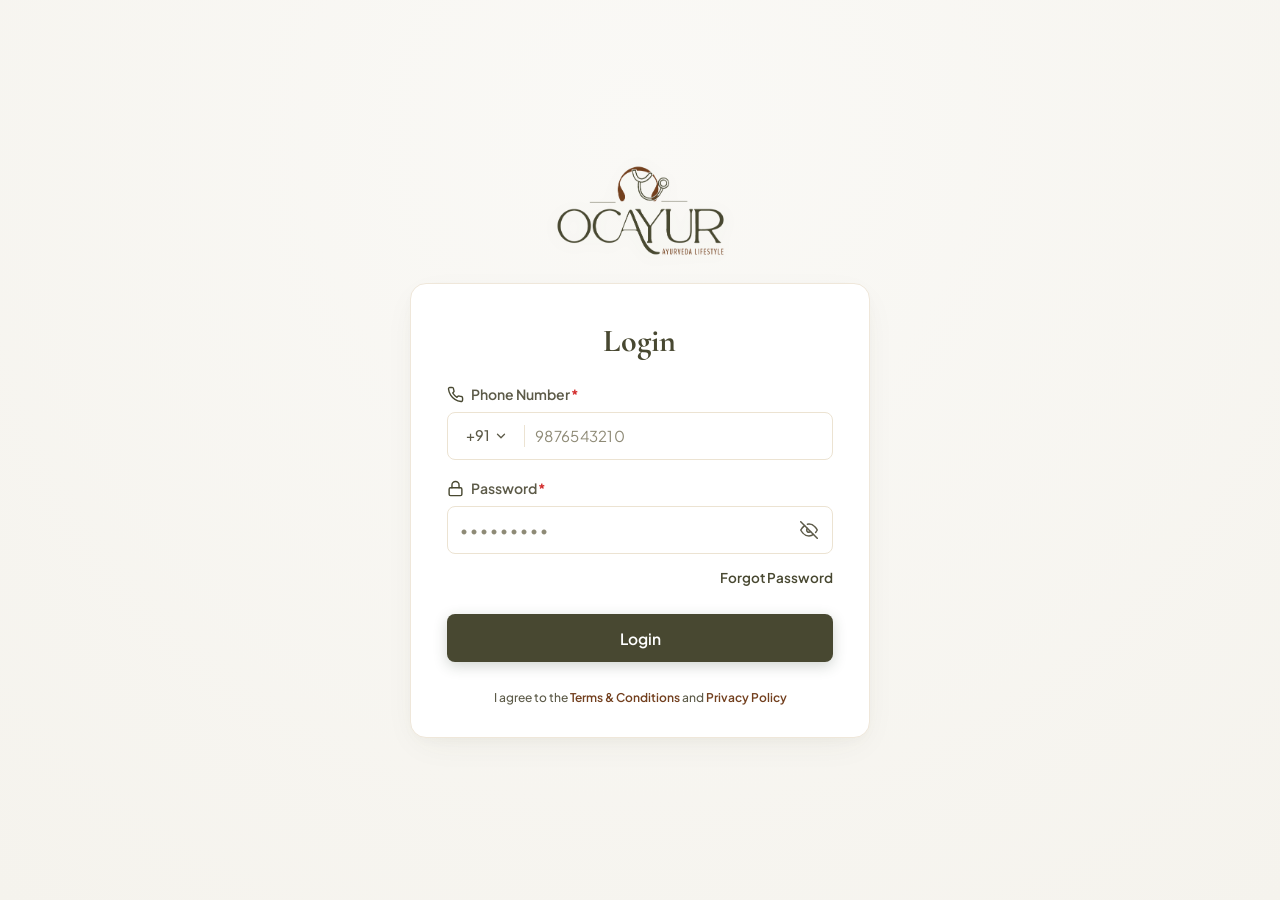
<file: index.html>
<!DOCTYPE html>
<html lang="en">
<head>
  <meta charset="UTF-8">
  <meta name="viewport" content="width=device-width, initial-scale=1.0">
  <title>Login - Ocayur Ayurveda Lifestyle</title>
  
  <!-- Favicon -->
  <link rel="icon" type="image/png" href="assets/favicon.png">
  <link rel="apple-touch-icon" href="assets/favicon.png">
  
  <!-- Google Fonts: Cormorant Garamond (Serif) & Plus Jakarta Sans -->
  <link rel="preconnect" href="https://fonts.googleapis.com">
  <link rel="preconnect" href="https://fonts.gstatic.com" crossorigin>
  <link href="https://fonts.googleapis.com/css2?family=Cormorant+Garamond:ital,wght@0,500;0,600;0,700;1,600&family=Plus+Jakarta+Sans:wght@400;500;600;700;800&display=swap" rel="stylesheet">
  
  <link rel="stylesheet" href="style.css">
</head>
<body>
  <main class="login-wrapper">
    <!-- Brand Logo Section -->
    <header class="brand-header">
      <div class="brand-logo" aria-label="Ocayur Logo">
        <img src="assets/logo.svg" alt="Ocayur - Ayurveda Lifestyle" class="brand-logo-img">
      </div>
    </header>

    <!-- Login Card Component -->
    <section class="login-card" aria-labelledby="login-heading">
      <h2 id="login-heading" class="card-title">Login</h2>

      <form id="loginForm" class="login-form" novalidate>
        <!-- Phone Number Field Group -->
        <div class="form-group">
          <label for="phoneNumber" class="field-label">
            <svg class="label-icon" viewBox="0 0 24 24" fill="none" stroke="currentColor" stroke-width="2" stroke-linecap="round" stroke-linejoin="round" aria-hidden="true">
              <path d="M22 16.92v3a2 2 0 0 1-2.18 2 19.79 19.79 0 0 1-8.63-3.07 19.5 19.5 0 0 1-6-6 19.79 19.79 0 0 1-3.07-8.67A2 2 0 0 1 4.11 2h3a2 2 0 0 1 2 1.72 12.84 12.84 0 0 0 .7 2.81 2 2 0 0 1-.45 2.11L8.09 9.91a16 16 0 0 0 6 6l1.27-1.27a2 2 0 0 1 2.11-.45 12.84 12.84 0 0 0 2.81.7A2 2 0 0 1 22 16.92z"></path>
            </svg>
            <span>Phone Number<span class="required-star">*</span></span>
          </label>

          <div class="phone-input-container" id="phoneContainer">
            <div class="country-code-picker" tabindex="0" id="countryCodeBtn" role="combobox" aria-expanded="false" aria-haspopup="listbox" aria-label="Select country code">
              <span class="country-code-val" id="selectedCode">+91</span>
              <svg class="chevron-icon" viewBox="0 0 24 24" fill="none" stroke="currentColor" stroke-width="2" stroke-linecap="round" stroke-linejoin="round" aria-hidden="true">
                <polyline points="6 9 12 15 18 9"></polyline>
              </svg>
            </div>

            <div class="input-divider" aria-hidden="true"></div>

            <input 
              type="tel" 
              id="phoneNumber" 
              name="phoneNumber" 
              class="input-field phone-field" 
              placeholder="9876543210" 
              pattern="[0-9]{10}"
              maxlength="10"
              autocomplete="tel"
              required 
            />
          </div>
          <span class="error-message" id="phoneError" role="alert"></span>
        </div>

        <!-- Password Field Group -->
        <div class="form-group">
          <label for="password" class="field-label">
            <svg class="label-icon" viewBox="0 0 24 24" fill="none" stroke="currentColor" stroke-width="2" stroke-linecap="round" stroke-linejoin="round" aria-hidden="true">
              <rect x="3" y="11" width="18" height="11" rx="2" ry="2"></rect>
              <path d="M7 11V7a5 5 0 0 1 10 0v4"></path>
            </svg>
            <span>Password<span class="required-star">*</span></span>
          </label>

          <div class="password-input-container" id="passwordContainer">
            <input 
              type="password" 
              id="password" 
              name="password" 
              class="input-field password-field" 
              placeholder="•••••••••" 
              autocomplete="current-password"
              required 
            />
            <button 
              type="button" 
              class="password-toggle-btn" 
              id="passwordToggle" 
              aria-label="Toggle password visibility"
              title="Show / Hide Password"
            >
              <!-- Eye Off (Default Hidden) -->
              <svg class="eye-off-icon" viewBox="0 0 24 24" fill="none" stroke="currentColor" stroke-width="2" stroke-linecap="round" stroke-linejoin="round" aria-hidden="true">
                <path d="M17.94 17.94A10.07 10.07 0 0 1 12 20c-7 0-11-8-11-8a18.45 18.45 0 0 1 5.06-5.94M9.9 4.24A9.12 9.12 0 0 1 12 4c7 0 11 8 11 8a18.5 18.5 0 0 1-2.16 3.19m-6.72-1.07a3 3 0 1 1-4.24-4.24"></path>
                <line x1="1" y1="1" x2="23" y2="23"></line>
              </svg>
              <!-- Eye Open (Visible) -->
              <svg class="eye-on-icon" viewBox="0 0 24 24" fill="none" stroke="currentColor" stroke-width="2" stroke-linecap="round" stroke-linejoin="round" aria-hidden="true" style="display: none;">
                <path d="M1 12s4-8 11-8 11 8 11 8-4 8-11 8-11-8-11-8z"></path>
                <circle cx="12" cy="12" r="3"></circle>
              </svg>
            </button>
          </div>
          <span class="error-message" id="passwordError" role="alert"></span>
        </div>

        <!-- Forgot Password Link -->
        <div class="forgot-password-row">
          <a href="#forgot-password" class="forgot-password-link">Forgot Password</a>
        </div>

        <!-- Submit Button -->
        <button type="submit" class="submit-btn" id="loginBtn">
          <span>Login</span>
        </button>

        <!-- Terms & Conditions Footer -->
        <footer class="form-footer">
          <p class="terms-text">
            I agree to the 
            <a href="#terms" class="legal-link">Terms &amp; Conditions</a> 
            and 
            <a href="#privacy" class="legal-link">Privacy Policy</a>
          </p>
        </footer>
      </form>
    </section>
  </main>

  <script src="shared/api_config.js"></script>
  <script src="script.js"></script>
</body>
</html>
</file>
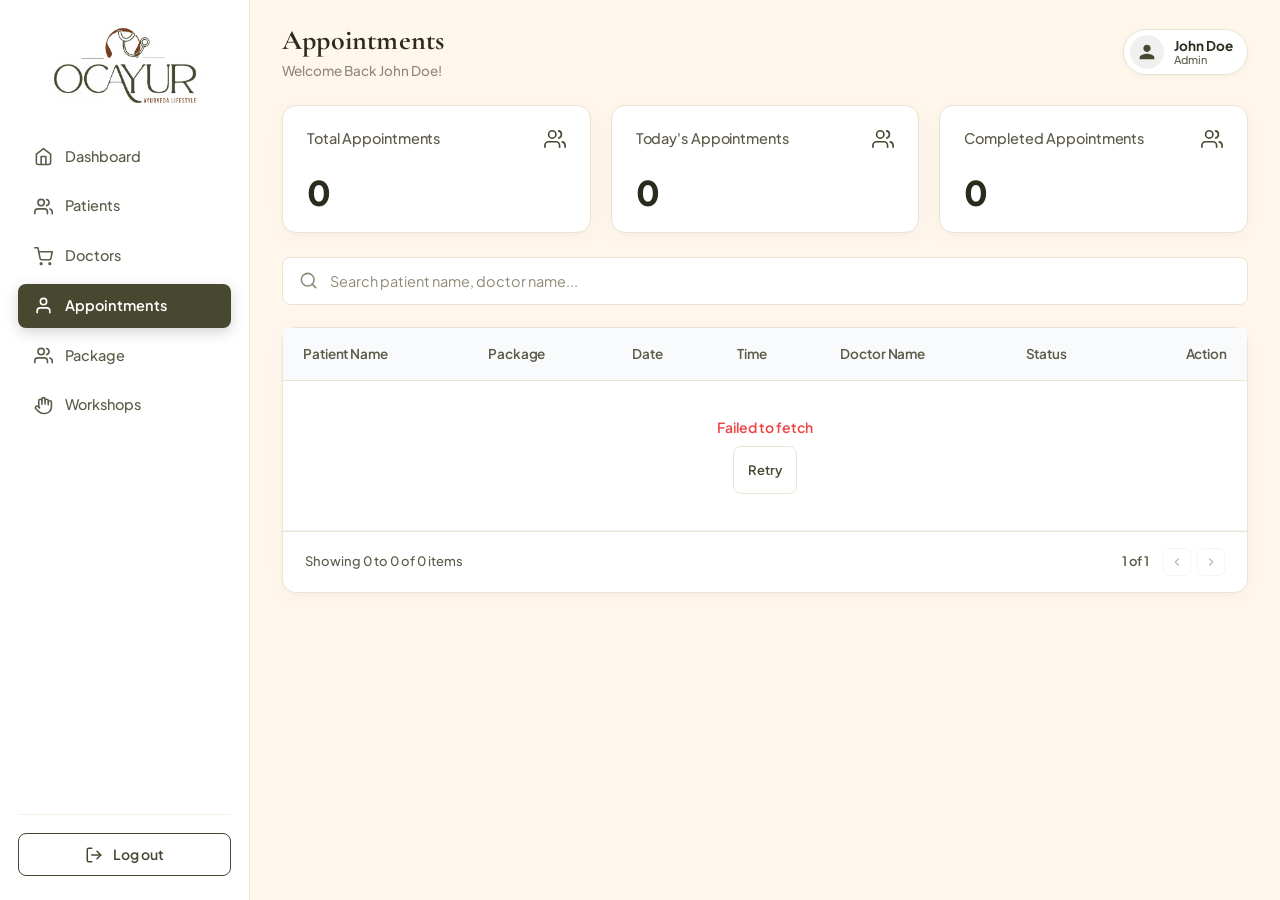
<file: appointments/appointments.html>
<!DOCTYPE html>
<html lang="en">
<head>
  <meta charset="UTF-8">
  <meta name="viewport" content="width=device-width, initial-scale=1.0">
  <title>Appointments - Ocayur Ayurveda Lifestyle</title>

  <!-- Favicon -->
  <link rel="icon" type="image/png" href="../assets/favicon.png">
  <link rel="apple-touch-icon" href="../assets/favicon.png">

  <!-- Google Fonts: Cormorant Garamond (Serif) & Plus Jakarta Sans -->
  <link rel="preconnect" href="https://fonts.googleapis.com">
  <link rel="preconnect" href="https://fonts.gstatic.com" crossorigin>
  <link href="https://fonts.googleapis.com/css2?family=Cormorant+Garamond:ital,wght@0,500;0,600;0,700;1,600&family=Plus+Jakarta+Sans:wght@400;500;600;700;800&display=swap" rel="stylesheet">

  <link rel="stylesheet" href="../shared/dashboard.css">
  <link rel="stylesheet" href="appointments.css">
</head>
<body>
  <div class="dashboard-layout">
    
    <!-- Mobile Header Bar -->
    <header class="mobile-topbar">
      <button class="menu-toggle-btn" id="menuToggleBtn" aria-label="Toggle navigation menu">
        <svg viewBox="0 0 24 24" fill="none" stroke="currentColor" stroke-width="2" stroke-linecap="round" stroke-linejoin="round">
          <line x1="3" y1="12" x2="21" y2="12"></line>
          <line x1="3" y1="6" x2="21" y2="6"></line>
          <line x1="3" y1="18" x2="21" y2="18"></line>
        </svg>
      </button>
      <div class="mobile-logo-title">
        <span class="brand-title">Ocayur</span>
      </div>
      <div class="user-avatar-sm">
        <svg viewBox="0 0 24 24" fill="currentColor">
          <path d="M12 2C6.48 2 2 6.48 2 12s4.48 10 10 10 10-4.48 10-10S17.52 2 12 2zm0 3c1.66 0 3 1.34 3 3s-1.34 3-3 3-3-1.34-3-3 1.34-3 3-3zm0 14.2c-2.5 0-4.71-1.28-6-3.22.03-1.99 4-3.08 6-3.08 1.99 0 5.97 1.09 6 3.08-1.29 1.94-3.5 3.22-6 3.22z"/>
        </svg>
      </div>
    </header>

    <!-- Sidebar Overlay for mobile -->
    <div class="sidebar-overlay" id="sidebarOverlay"></div>

    <!-- Sidebar Navigation -->
    <aside class="sidebar" id="sidebar">
      <!-- Logo Section -->
      <div class="brand-section">
        <a href="../dashboard/dashboard.html" class="brand-logo" aria-label="Ocayur Logo">
          <img src="../assets/logo.svg" alt="Ocayur - Ayurveda Lifestyle" class="brand-logo-img">
        </a>
      </div>

      <!-- Navigation Links -->
      <nav class="sidebar-nav">
        <ul class="nav-list">
          <li class="nav-item">
            <a href="../dashboard/dashboard.html" class="nav-link">
              <svg class="nav-icon" viewBox="0 0 24 24" fill="none" stroke="currentColor" stroke-width="2" stroke-linecap="round" stroke-linejoin="round">
                <path d="M3 9l9-7 9 7v11a2 2 0 0 1-2 2H5a2 2 0 0 1-2-2z"></path>
                <polyline points="9 22 9 12 15 12 15 22"></polyline>
              </svg>
              <span>Dashboard</span>
            </a>
          </li>

          <li class="nav-item">
            <a href="../patients/patients.html" class="nav-link">
              <svg class="nav-icon" viewBox="0 0 24 24" fill="none" stroke="currentColor" stroke-width="2" stroke-linecap="round" stroke-linejoin="round">
                <path d="M17 21v-2a4 4 0 0 0-4-4H5a4 4 0 0 0-4 4v2"></path>
                <circle cx="9" cy="7" r="4"></circle>
                <path d="M23 21v-2a4 4 0 0 0-3-3.87"></path>
                <path d="M16 3.13a4 4 0 0 1 0 7.75"></path>
              </svg>
              <span>Patients</span>
            </a>
          </li>

          <li class="nav-item">
            <a href="../doctors/doctors.html" class="nav-link">
              <svg class="nav-icon" viewBox="0 0 24 24" fill="none" stroke="currentColor" stroke-width="2" stroke-linecap="round" stroke-linejoin="round">
                <circle cx="9" cy="21" r="1"></circle>
                <circle cx="20" cy="21" r="1"></circle>
                <path d="M1 1h4l2.68 13.39a2 2 0 0 0 2 1.61h9.72a2 2 0 0 0 2-1.61L23 6H6"></path>
              </svg>
              <span>Doctors</span>
            </a>
          </li>

          <li class="nav-item">
            <a href="appointments.html" class="nav-link active">
              <svg class="nav-icon" viewBox="0 0 24 24" fill="none" stroke="currentColor" stroke-width="2" stroke-linecap="round" stroke-linejoin="round">
                <path d="M20 21v-2a4 4 0 0 0-4-4H8a4 4 0 0 0-4 4v2"></path>
                <circle cx="12" cy="7" r="4"></circle>
              </svg>
              <span>Appointments</span>
            </a>
          </li>

          <li class="nav-item">
            <a href="../packages/packages.html" class="nav-link">
              <svg class="nav-icon" viewBox="0 0 24 24" fill="none" stroke="currentColor" stroke-width="2" stroke-linecap="round" stroke-linejoin="round">
                <path d="M17 21v-2a4 4 0 0 0-4-4H5a4 4 0 0 0-4 4v2"></path>
                <circle cx="9" cy="7" r="4"></circle>
                <path d="M23 21v-2a4 4 0 0 0-3-3.87"></path>
                <path d="M16 3.13a4 4 0 0 1 0 7.75"></path>
              </svg>
              <span>Package</span>
            </a>
          </li>

          <li class="nav-item">
            <a href="../workshops/workshops.html" class="nav-link">
              <svg class="nav-icon" viewBox="0 0 24 24" fill="none" stroke="currentColor" stroke-width="2" stroke-linecap="round" stroke-linejoin="round">
                <path d="M18 11V6a2 2 0 0 0-2-2v0a2 2 0 0 0-2 2v0"></path>
                <path d="M14 10V4a2 2 0 0 0-2-2v0a2 2 0 0 0-2 2v2"></path>
                <path d="M10 10.5V6a2 2 0 0 0-2-2v0a2 2 0 0 0-2 2v8"></path>
                <path d="M18 8a2 2 0 1 1 4 0v6a8 8 0 0 1-8 8h-2c-2.8 0-4.5-.86-5.99-2.34l-3.6-3.6a2 2 0 0 1 2.83-2.82L7 15"></path>
              </svg>
              <span>Workshops</span>
            </a>
          </li>
        </ul>
      </nav>

      <!-- Logout Button at bottom -->
      <div class="sidebar-footer">
        <a href="../index.html" class="logout-btn">
          <svg class="logout-icon" viewBox="0 0 24 24" fill="none" stroke="currentColor" stroke-width="2" stroke-linecap="round" stroke-linejoin="round">
            <path d="M9 21H5a2 2 0 0 1-2-2V5a2 2 0 0 1 2-2h4"></path>
            <polyline points="16 17 21 12 16 7"></polyline>
            <line x1="21" y1="12" x2="9" y2="12"></line>
          </svg>
          <span>Log out</span>
        </a>
      </div>
    </aside>

    <!-- Main Content Area -->
    <main class="main-content">
      
      <!-- Content Header -->
      <header class="content-header">
        <div class="header-titles">
          <h1 class="page-title">Appointments</h1>
          <p class="welcome-text">Welcome Back John Doe!</p>
        </div>

        <!-- User Profile Badge -->
        <div class="user-profile-badge" tabindex="0" role="button" aria-label="User Profile for John Doe">
          <div class="avatar-circle">
            <svg viewBox="0 0 24 24" fill="currentColor">
              <path d="M12 12c2.21 0 4-1.79 4-4s-1.79-4-4-4-4 1.79-4 4 1.79 4 4 4zm0 2c-2.67 0-8 1.34-8 4v2h16v-2c0-2.66-5.33-4-8-4z"/>
            </svg>
          </div>
          <div class="user-info">
            <span class="user-name">John Doe</span>
            <span class="user-role">Admin</span>
          </div>
        </div>
      </header>

      <!-- Stats Grid (Row of 3 Cards matching Screen 1) -->
      <section class="appointments-stats-grid" aria-label="Appointments Statistics">
        
        <!-- Total Appointments Card -->
        <div class="stat-card">
          <div class="stat-card-header">
            <span class="stat-title">Total Appointments</span>
            <div class="stat-icon-wrapper">
              <svg class="stat-icon" viewBox="0 0 24 24" fill="none" stroke="currentColor" stroke-width="2" stroke-linecap="round" stroke-linejoin="round">
                <path d="M17 21v-2a4 4 0 0 0-4-4H5a4 4 0 0 0-4 4v2"></path>
                <circle cx="9" cy="7" r="4"></circle>
                <path d="M23 21v-2a4 4 0 0 0-3-3.87"></path>
                <path d="M16 3.13a4 4 0 0 1 0 7.75"></path>
              </svg>
            </div>
          </div>
          <div class="stat-value" id="statTotalAppointments">0</div>
        </div>

        <!-- Today's Appointments Card -->
        <div class="stat-card">
          <div class="stat-card-header">
            <span class="stat-title">Today's Appointments</span>
            <div class="stat-icon-wrapper">
              <svg class="stat-icon" viewBox="0 0 24 24" fill="none" stroke="currentColor" stroke-width="2" stroke-linecap="round" stroke-linejoin="round">
                <path d="M17 21v-2a4 4 0 0 0-4-4H5a4 4 0 0 0-4 4v2"></path>
                <circle cx="9" cy="7" r="4"></circle>
                <path d="M23 21v-2a4 4 0 0 0-3-3.87"></path>
                <path d="M16 3.13a4 4 0 0 1 0 7.75"></path>
              </svg>
            </div>
          </div>
          <div class="stat-value" id="statTodayAppointments">0</div>
        </div>

        <!-- Completed Appointments Card -->
        <div class="stat-card">
          <div class="stat-card-header">
            <span class="stat-title">Completed Appointments</span>
            <div class="stat-icon-wrapper">
              <svg class="stat-icon" viewBox="0 0 24 24" fill="none" stroke="currentColor" stroke-width="2" stroke-linecap="round" stroke-linejoin="round">
                <path d="M17 21v-2a4 4 0 0 0-4-4H5a4 4 0 0 0-4 4v2"></path>
                <circle cx="9" cy="7" r="4"></circle>
                <path d="M23 21v-2a4 4 0 0 0-3-3.87"></path>
                <path d="M16 3.13a4 4 0 0 1 0 7.75"></path>
              </svg>
            </div>
          </div>
          <div class="stat-value" id="statCompletedAppointments">0</div>
        </div>

      </section>

      <!-- Search Toolbar -->
      <section class="toolbar-section full-width-search" aria-label="Search Appointments">
        <div class="search-box-wrapper">
          <svg class="search-icon" viewBox="0 0 24 24" fill="none" stroke="currentColor" stroke-width="2" stroke-linecap="round" stroke-linejoin="round">
            <circle cx="11" cy="11" r="8"></circle>
            <line x1="21" y1="21" x2="16.65" y2="16.65"></line>
          </svg>
          <input 
            type="text" 
            id="appointmentSearchInput" 
            class="search-input" 
            placeholder="Search patient name, doctor name..." 
            aria-label="Search patient name or doctor name"
          />
          <button type="button" class="clear-search-btn" id="clearAppointmentSearchBtn" aria-label="Clear search">×</button>
        </div>
      </section>

      <!-- Appointments Table Card -->
      <section class="table-card" aria-label="Appointments Table">
        <div class="table-responsive">
          <table class="patients-table appointments-table" id="appointmentsTable">
            <thead>
              <tr>
                <th scope="col" class="th-patient-name">Patient Name</th>
                <th scope="col" class="th-package">Package</th>
                <th scope="col" class="th-date">Date</th>
                <th scope="col" class="th-time">Time</th>
                <th scope="col" class="th-doctor">Doctor Name</th>
                <th scope="col" class="th-status">Status</th>
                <th scope="col" class="th-action text-right">Action</th>
              </tr>
            </thead>
            <tbody id="appointmentsTableBody">
              <!-- Dynamically populated via appointments.js & get_appointments.php -->
            </tbody>
          </table>
        </div>

        <!-- Table Footer / Pagination -->
        <footer class="table-pagination-footer">
          <div class="pagination-info">
            Showing <span id="apptShowingStart">0</span> to <span id="apptShowingEnd">0</span> of <span id="apptTotalItems">0</span> items
          </div>
          <div class="pagination-controls">
            <span class="page-indicator" id="apptPageIndicator">1 of 1</span>
            <div class="page-arrows">
              <button type="button" class="pagination-arrow-btn" id="apptPrevPageBtn" aria-label="Previous page" disabled>
                <svg viewBox="0 0 24 24" fill="none" stroke="currentColor" stroke-width="2.2"><polyline points="15 18 9 12 15 6"></polyline></svg>
              </button>
              <button type="button" class="pagination-arrow-btn" id="apptNextPageBtn" aria-label="Next page" disabled>
                <svg viewBox="0 0 24 24" fill="none" stroke="currentColor" stroke-width="2.2"><polyline points="9 18 15 12 9 6"></polyline></svg>
              </button>
            </div>
          </div>
        </footer>
      </section>

    </main>
  </div>

  <!-- ==========================================================================
       MODAL 1: REASSIGN DOCTOR MODAL DIALOG (Screen 2)
       ========================================================================== -->
  <div class="modal-backdrop" id="reassignDoctorModal" role="dialog" aria-modal="true" aria-labelledby="reassignModalTitle" aria-hidden="true">
    <div class="modal-card reassign-modal-card">
      
      <button type="button" class="modal-close-btn" id="closeReassignModalBtn" aria-label="Close modal">
        <svg viewBox="0 0 24 24" fill="none" stroke="currentColor" stroke-width="2.2"><line x1="18" y1="6" x2="6" y2="18"></line><line x1="6" y1="6" x2="18" y2="18"></line></svg>
      </button>

      <div class="reassign-modal-content">
        <h2 id="reassignModalTitle" class="reassign-modal-title">Reassign Doctor</h2>
        
        <form id="reassignForm" class="reassign-form">
          <div class="form-field-group">
            <label for="doctorSelectInput" class="form-label">Select Doctor</label>
            <div class="select-dropdown-container">
              <select id="doctorSelectInput" class="form-select-input" required>
                <option value="" disabled selected>Select Doctor</option>
              </select>
              <svg class="select-chevron" viewBox="0 0 24 24" fill="none" stroke="currentColor" stroke-width="2.2">
                <polyline points="6 9 12 15 18 9"></polyline>
              </svg>
            </div>
          </div>

          <div class="reassign-btn-row">
            <button type="submit" class="reassign-submit-btn" id="reassignSubmitBtn">
              <span>Reassign</span>
            </button>
          </div>
        </form>
      </div>

    </div>
  </div>

  <!-- ==========================================================================
       MODAL 2: VIEW APPOINTMENT HISTORY MODAL DIALOG (Screen 3)
       ========================================================================== -->
  <div class="modal-backdrop" id="viewAppointmentModal" role="dialog" aria-modal="true" aria-labelledby="apptModalTitle" aria-hidden="true">
    <div class="modal-card">
      
      <button type="button" class="modal-close-btn" id="closeApptModalBtn" aria-label="Close modal">
        <svg viewBox="0 0 24 24" fill="none" stroke="currentColor" stroke-width="2.2"><line x1="18" y1="6" x2="6" y2="18"></line><line x1="6" y1="6" x2="18" y2="18"></line></svg>
      </button>

      <header class="modal-header">
        <div class="modal-header-icon-wrapper">
          <svg class="modal-header-icon" viewBox="0 0 24 24" fill="none" stroke="currentColor" stroke-width="2">
            <path d="M1 12s4-8 11-8 11 8 11 8-4 8-11 8-11-8z"></path>
            <circle cx="12" cy="12" r="3"></circle>
          </svg>
        </div>
        <div class="modal-header-text">
          <h2 id="apptModalTitle" class="modal-title">View</h2>
          <p class="modal-subtitle">Your Viewing Appointment History</p>
        </div>
      </header>

      <div class="modal-body">
        <div class="details-grid">
          <div class="detail-row"><span class="detail-key">Appointment ID:</span><span class="detail-val" id="modalApptId">-</span></div>
          <div class="detail-row"><span class="detail-key">Patient Name:</span><span class="detail-val" id="modalApptPatient">-</span></div>
          <div class="detail-row"><span class="detail-key">Package:</span><span class="detail-val" id="modalApptPackage">-</span></div>
          <div class="detail-row"><span class="detail-key">Date:</span><span class="detail-val" id="modalApptDate">-</span></div>
          <div class="detail-row"><span class="detail-key">Time:</span><span class="detail-val" id="modalApptTime">-</span></div>
          <div class="detail-row"><span class="detail-key">Doctors Name:</span><span class="detail-val" id="modalApptDoctor">-</span></div>
          <div class="detail-row"><span class="detail-key">Duration:</span><span class="detail-val" id="modalApptDuration">-</span></div>
          <div class="detail-row"><span class="detail-key">Agenda:</span><span class="detail-val text-long" id="modalApptAgenda">-</span></div>
          <div class="detail-row"><span class="detail-key">Prescription :</span><span class="detail-val text-long" id="modalApptPrescription">-</span></div>
        </div>
      </div>

    </div>
  </div>

  <script src="../shared/api_config.js?v=2.1"></script>
  <script src="../shared/dashboard.js?v=2.1"></script>
  <script src="appointments.js?v=2.1"></script>
</body>
</html>
</file>
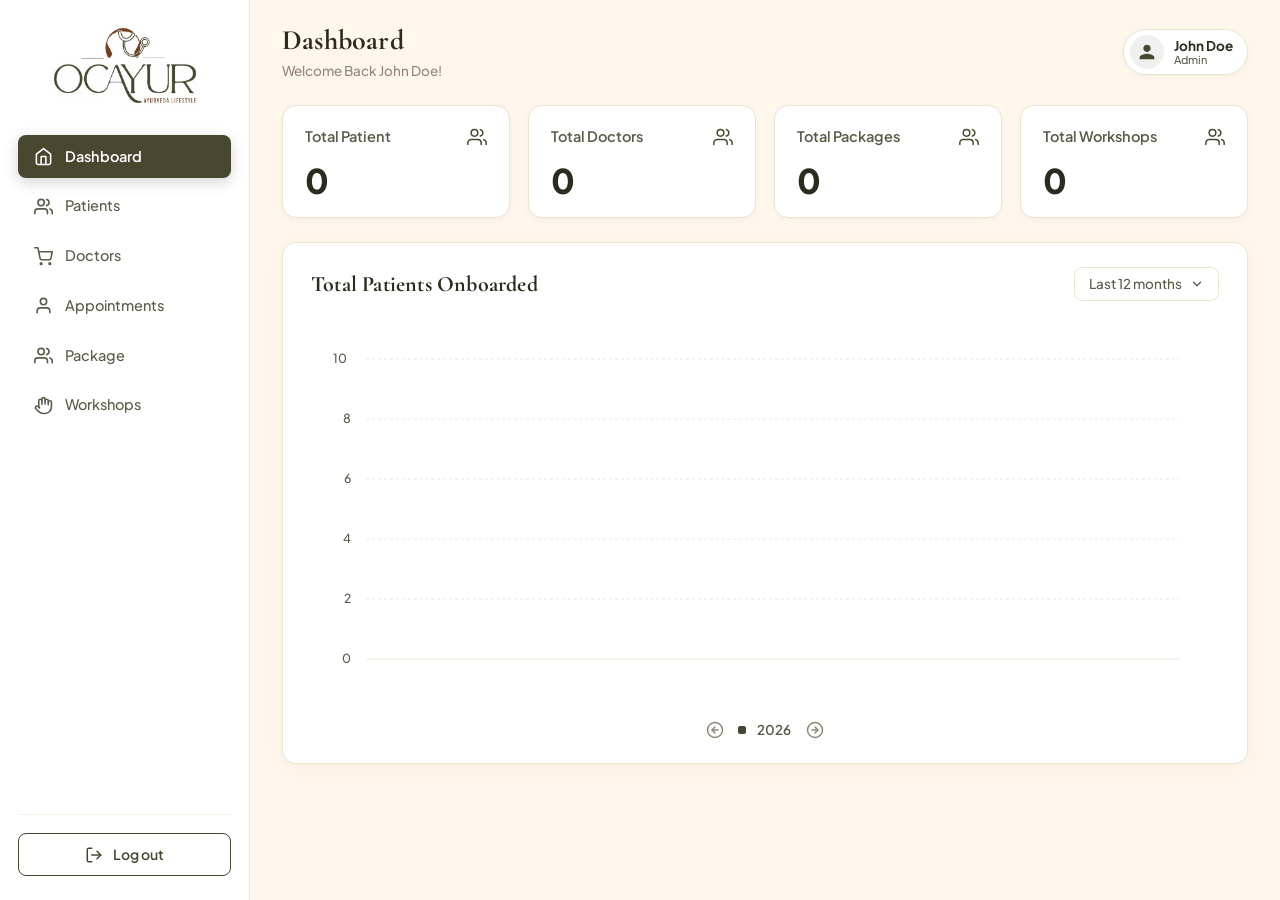
<file: dashboard/dashboard.html>
<!DOCTYPE html>
<html lang="en">
<head>
  <meta charset="UTF-8">
  <meta name="viewport" content="width=device-width, initial-scale=1.0">
  <title>Dashboard - Ocayur Ayurveda Lifestyle</title>

  <!-- Favicon -->
  <link rel="icon" type="image/png" href="../assets/favicon.png">
  <link rel="apple-touch-icon" href="../assets/favicon.png">

  <!-- Google Fonts: Cormorant Garamond (Serif) & Plus Jakarta Sans -->
  <link rel="preconnect" href="https://fonts.googleapis.com">
  <link rel="preconnect" href="https://fonts.gstatic.com" crossorigin>
  <link href="https://fonts.googleapis.com/css2?family=Cormorant+Garamond:ital,wght@0,500;0,600;0,700;1,600&family=Plus+Jakarta+Sans:wght@400;500;600;700;800&display=swap" rel="stylesheet">

  <link rel="stylesheet" href="../shared/dashboard.css">
</head>
<body>
  <div class="dashboard-layout">
    
    <!-- Mobile Header Bar with Hamburger -->
    <header class="mobile-topbar">
      <button class="menu-toggle-btn" id="menuToggleBtn" aria-label="Toggle navigation menu">
        <svg viewBox="0 0 24 24" fill="none" stroke="currentColor" stroke-width="2" stroke-linecap="round" stroke-linejoin="round">
          <line x1="3" y1="12" x2="21" y2="12"></line>
          <line x1="3" y1="6" x2="21" y2="6"></line>
          <line x1="3" y1="18" x2="21" y2="18"></line>
        </svg>
      </button>
      <div class="mobile-logo-title">
        <span class="brand-title">Ocayur</span>
      </div>
      <div class="user-avatar-sm">
        <svg viewBox="0 0 24 24" fill="currentColor">
          <path d="M12 2C6.48 2 2 6.48 2 12s4.48 10 10 10 10-4.48 10-10S17.52 2 12 2zm0 3c1.66 0 3 1.34 3 3s-1.34 3-3 3-3-1.34-3-3 1.34-3 3-3zm0 14.2c-2.5 0-4.71-1.28-6-3.22.03-1.99 4-3.08 6-3.08 1.99 0 5.97 1.09 6 3.08-1.29 1.94-3.5 3.22-6 3.22z"/>
        </svg>
      </div>
    </header>

    <!-- Sidebar Overlay for mobile -->
    <div class="sidebar-overlay" id="sidebarOverlay"></div>

    <!-- Sidebar Navigation -->
    <aside class="sidebar" id="sidebar">
      <!-- Logo Section -->
      <div class="brand-section">
        <a href="dashboard.html" class="brand-logo" aria-label="Ocayur Logo">
          <img src="../assets/logo.svg" alt="Ocayur - Ayurveda Lifestyle" class="brand-logo-img">
        </a>
      </div>

      <!-- Navigation Links -->
      <nav class="sidebar-nav">
        <ul class="nav-list">
          <li class="nav-item">
            <a href="dashboard.html" class="nav-link active">
              <svg class="nav-icon" viewBox="0 0 24 24" fill="none" stroke="currentColor" stroke-width="2" stroke-linecap="round" stroke-linejoin="round">
                <path d="M3 9l9-7 9 7v11a2 2 0 0 1-2 2H5a2 2 0 0 1-2-2z"></path>
                <polyline points="9 22 9 12 15 12 15 22"></polyline>
              </svg>
              <span>Dashboard</span>
            </a>
          </li>

          <li class="nav-item">
            <a href="../patients/patients.html" class="nav-link">
              <svg class="nav-icon" viewBox="0 0 24 24" fill="none" stroke="currentColor" stroke-width="2" stroke-linecap="round" stroke-linejoin="round">
                <path d="M17 21v-2a4 4 0 0 0-4-4H5a4 4 0 0 0-4 4v2"></path>
                <circle cx="9" cy="7" r="4"></circle>
                <path d="M23 21v-2a4 4 0 0 0-3-3.87"></path>
                <path d="M16 3.13a4 4 0 0 1 0 7.75"></path>
              </svg>
              <span>Patients</span>
            </a>
          </li>

          <li class="nav-item">
            <a href="../doctors/doctors.html" class="nav-link">
              <svg class="nav-icon" viewBox="0 0 24 24" fill="none" stroke="currentColor" stroke-width="2" stroke-linecap="round" stroke-linejoin="round">
                <circle cx="9" cy="21" r="1"></circle>
                <circle cx="20" cy="21" r="1"></circle>
                <path d="M1 1h4l2.68 13.39a2 2 0 0 0 2 1.61h9.72a2 2 0 0 0 2-1.61L23 6H6"></path>
              </svg>
              <span>Doctors</span>
            </a>
          </li>

          <li class="nav-item">
            <a href="../appointments/appointments.html" class="nav-link">
              <svg class="nav-icon" viewBox="0 0 24 24" fill="none" stroke="currentColor" stroke-width="2" stroke-linecap="round" stroke-linejoin="round">
                <path d="M20 21v-2a4 4 0 0 0-4-4H8a4 4 0 0 0-4 4v2"></path>
                <circle cx="12" cy="7" r="4"></circle>
              </svg>
              <span>Appointments</span>
            </a>
          </li>

          <li class="nav-item">
            <a href="../packages/packages.html" class="nav-link">
              <svg class="nav-icon" viewBox="0 0 24 24" fill="none" stroke="currentColor" stroke-width="2" stroke-linecap="round" stroke-linejoin="round">
                <path d="M17 21v-2a4 4 0 0 0-4-4H5a4 4 0 0 0-4 4v2"></path>
                <circle cx="9" cy="7" r="4"></circle>
                <path d="M23 21v-2a4 4 0 0 0-3-3.87"></path>
                <path d="M16 3.13a4 4 0 0 1 0 7.75"></path>
              </svg>
              <span>Package</span>
            </a>
          </li>

          <li class="nav-item">
            <a href="../workshops/workshops.html" class="nav-link">
              <svg class="nav-icon" viewBox="0 0 24 24" fill="none" stroke="currentColor" stroke-width="2" stroke-linecap="round" stroke-linejoin="round">
                <path d="M18 11V6a2 2 0 0 0-2-2v0a2 2 0 0 0-2 2v0"></path>
                <path d="M14 10V4a2 2 0 0 0-2-2v0a2 2 0 0 0-2 2v2"></path>
                <path d="M10 10.5V6a2 2 0 0 0-2-2v0a2 2 0 0 0-2 2v8"></path>
                <path d="M18 8a2 2 0 1 1 4 0v6a8 8 0 0 1-8 8h-2c-2.8 0-4.5-.86-5.99-2.34l-3.6-3.6a2 2 0 0 1 2.83-2.82L7 15"></path>
              </svg>
              <span>Workshops</span>
            </a>
          </li>
        </ul>
      </nav>

      <!-- Logout Button at bottom -->
      <div class="sidebar-footer">
        <a href="../index.html" class="logout-btn">
          <svg class="logout-icon" viewBox="0 0 24 24" fill="none" stroke="currentColor" stroke-width="2" stroke-linecap="round" stroke-linejoin="round">
            <path d="M9 21H5a2 2 0 0 1-2-2V5a2 2 0 0 1 2-2h4"></path>
            <polyline points="16 17 21 12 16 7"></polyline>
            <line x1="21" y1="12" x2="9" y2="12"></line>
          </svg>
          <span>Log out</span>
        </a>
      </div>
    </aside>

    <!-- Main Content Area -->
    <main class="main-content">
      
      <!-- Top Dashboard Header -->
      <header class="content-header">
        <div class="header-titles">
          <h1 class="page-title">Dashboard</h1>
          <p class="welcome-text">Welcome Back John Doe!</p>
        </div>

        <!-- User Profile Badge -->
        <div class="user-profile-badge" tabindex="0" role="button" aria-label="User Profile for John Doe">
          <div class="avatar-circle">
            <svg viewBox="0 0 24 24" fill="currentColor">
              <path d="M12 12c2.21 0 4-1.79 4-4s-1.79-4-4-4-4 1.79-4 4 1.79 4 4 4zm0 2c-2.67 0-8 1.34-8 4v2h16v-2c0-2.66-5.33-4-8-4z"/>
            </svg>
          </div>
          <div class="user-info">
            <span class="user-name">John Doe</span>
            <span class="user-role">Admin</span>
          </div>
        </div>
      </header>

      <!-- Stats / Metrics Grid -->
      <section class="stats-grid" aria-label="Overview Statistics">
        
        <!-- Total Patient Card -->
        <div class="stat-card">
          <div class="stat-card-header">
            <span class="stat-title">Total Patient</span>
            <div class="stat-icon-wrapper">
              <svg class="stat-icon" viewBox="0 0 24 24" fill="none" stroke="currentColor" stroke-width="2" stroke-linecap="round" stroke-linejoin="round">
                <path d="M17 21v-2a4 4 0 0 0-4-4H5a4 4 0 0 0-4 4v2"></path>
                <circle cx="9" cy="7" r="4"></circle>
                <path d="M23 21v-2a4 4 0 0 0-3-3.87"></path>
                <path d="M16 3.13a4 4 0 0 1 0 7.75"></path>
              </svg>
            </div>
          </div>
          <div class="stat-value" id="statTotalPatients">0</div>
        </div>

        <!-- Total Doctors Card -->
        <div class="stat-card">
          <div class="stat-card-header">
            <span class="stat-title">Total Doctors</span>
            <div class="stat-icon-wrapper">
              <svg class="stat-icon" viewBox="0 0 24 24" fill="none" stroke="currentColor" stroke-width="2" stroke-linecap="round" stroke-linejoin="round">
                <path d="M17 21v-2a4 4 0 0 0-4-4H5a4 4 0 0 0-4 4v2"></path>
                <circle cx="9" cy="7" r="4"></circle>
                <path d="M23 21v-2a4 4 0 0 0-3-3.87"></path>
                <path d="M16 3.13a4 4 0 0 1 0 7.75"></path>
              </svg>
            </div>
          </div>
          <div class="stat-value" id="statTotalDoctors">0</div>
        </div>

        <!-- Total Packages Card -->
        <div class="stat-card">
          <div class="stat-card-header">
            <span class="stat-title">Total Packages</span>
            <div class="stat-icon-wrapper">
              <svg class="stat-icon" viewBox="0 0 24 24" fill="none" stroke="currentColor" stroke-width="2" stroke-linecap="round" stroke-linejoin="round">
                <path d="M17 21v-2a4 4 0 0 0-4-4H5a4 4 0 0 0-4 4v2"></path>
                <circle cx="9" cy="7" r="4"></circle>
                <path d="M23 21v-2a4 4 0 0 0-3-3.87"></path>
                <path d="M16 3.13a4 4 0 0 1 0 7.75"></path>
              </svg>
            </div>
          </div>
          <div class="stat-value" id="statTotalPackages">0</div>
        </div>

        <!-- Total Workshops Card -->
        <div class="stat-card">
          <div class="stat-card-header">
            <span class="stat-title">Total Workshops</span>
            <div class="stat-icon-wrapper">
              <svg class="stat-icon" viewBox="0 0 24 24" fill="none" stroke="currentColor" stroke-width="2" stroke-linecap="round" stroke-linejoin="round">
                <path d="M17 21v-2a4 4 0 0 0-4-4H5a4 4 0 0 0-4 4v2"></path>
                <circle cx="9" cy="7" r="4"></circle>
                <path d="M23 21v-2a4 4 0 0 0-3-3.87"></path>
                <path d="M16 3.13a4 4 0 0 1 0 7.75"></path>
              </svg>
            </div>
          </div>
          <div class="stat-value" id="statTotalWorkshops">0</div>
        </div>

      </section>

      <!-- Chart Section: Total Patients Onboarded -->
      <section class="chart-card" aria-label="Patients Onboarded Chart">
        
        <div class="chart-card-header">
          <h2 class="chart-title">Total Patients Onboarded</h2>
          
          <div class="chart-filter-wrapper">
            <div class="custom-select" id="timeFilterSelect" tabindex="0" role="combobox" aria-label="Select time range" aria-expanded="false">
              <span class="selected-option" id="selectedTimeRange">Last 12 months</span>
              <svg class="dropdown-chevron" viewBox="0 0 24 24" fill="none" stroke="currentColor" stroke-width="2" stroke-linecap="round" stroke-linejoin="round">
                <polyline points="6 9 12 15 18 9"></polyline>
              </svg>
            </div>
            <!-- Custom Dropdown Menu Options -->
            <div class="custom-dropdown-menu" id="timeFilterMenu">
              <div class="dropdown-menu-item active" data-filter="last_12_months">Last 12 months</div>
              <div class="dropdown-menu-item" data-filter="last_6_months">Last 6 months</div>
              <div class="dropdown-menu-item" data-filter="last_3_months">Last 3 months</div>
              <div class="dropdown-menu-item" data-filter="this_year">This Year (2026)</div>
              <div class="dropdown-menu-item" data-filter="prev_year">Previous Year (2025)</div>
            </div>
          </div>
        </div>

        <!-- Interactive SVG Chart Viewport -->
        <div class="chart-container">
          <div class="svg-chart-wrapper">
            <svg class="patients-svg-chart" id="patientsChart" viewBox="0 0 920 380" preserveAspectRatio="none">
              <defs>
                <!-- Ocayur Botanical Green Area Gradient -->
                <linearGradient id="chartGradient" x1="0" y1="0" x2="0" y2="1">
                  <stop offset="0%" stop-color="#484831" stop-opacity="0.25"/>
                  <stop offset="65%" stop-color="#484831" stop-opacity="0.08"/>
                  <stop offset="100%" stop-color="#484831" stop-opacity="0.00"/>
                </linearGradient>

                <!-- Tooltip Drop Shadow Filter -->
                <filter id="cardShadow" x="-20%" y="-20%" width="140%" height="140%">
                  <feDropShadow dx="0" dy="4" stdDeviation="6" flood-color="#484831" flood-opacity="0.10"/>
                </filter>
              </defs>

              <!-- Dynamic Y-Axis Grid Lines & Labels -->
              <g class="grid-lines-y" id="chartYGrid">
                <!-- 10 -->
                <text x="36" y="44" class="axis-label y-axis-label">10</text>
                <line x1="56" y1="40" x2="880" y2="40" class="grid-line horizontal-line"/>
                <!-- 8 -->
                <text x="40" y="104" class="axis-label y-axis-label">8</text>
                <line x1="56" y1="100" x2="880" y2="100" class="grid-line horizontal-line"/>
                <!-- 6 -->
                <text x="40" y="164" class="axis-label y-axis-label">6</text>
                <line x1="56" y1="160" x2="880" y2="160" class="grid-line horizontal-line"/>
                <!-- 4 -->
                <text x="40" y="224" class="axis-label y-axis-label">4</text>
                <line x1="56" y1="220" x2="880" y2="220" class="grid-line horizontal-line"/>
                <!-- 2 -->
                <text x="40" y="284" class="axis-label y-axis-label">2</text>
                <line x1="56" y1="280" x2="880" y2="280" class="grid-line horizontal-line"/>
                <!-- 0 -->
                <text x="40" y="344" class="axis-label y-axis-label">0</text>
                <line x1="56" y1="340" x2="880" y2="340" class="grid-line axis-baseline"/>
              </g>

              <!-- Dynamic X-Axis Vertical Dotted Grid Lines -->
              <g class="grid-lines-x" id="chartXGrid">
              </g>

              <!-- Dynamic Filled Area Under Spline Curve -->
              <path class="chart-area" id="chartArea" d="" fill="url(#chartGradient)"/>

              <!-- Dynamic Smooth Spline Stroke Curve -->
              <path class="chart-stroke" id="chartStroke" d="" fill="none" stroke="#484831" stroke-width="2.5" stroke-linecap="round" stroke-linejoin="round"/>

              <!-- Dynamic Data Point Markers (Circles) -->
              <g class="chart-points" id="chartPoints">
              </g>

              <!-- Dynamic Floating Tooltip Card -->
              <g class="chart-tooltip-group" id="chartTooltip" transform="translate(0, 0)" style="display: none;">
                <!-- Tooltip Card Box -->
                <rect x="-65" y="-72" width="130" height="52" rx="8" class="tooltip-card-bg" filter="url(#cardShadow)"/>
                <!-- Tooltip Pointer Beak -->
                <polygon points="0,-20 -6,-14 6,-14" class="tooltip-card-beak"/>
                <!-- Tooltip Text Content -->
                <text x="0" y="-50" text-anchor="middle" class="tooltip-label">No. of Patients</text>
                <text x="0" y="-30" text-anchor="middle" class="tooltip-value">0</text>
              </g>

              <!-- Dynamic X-Axis Labels (Months) -->
              <g class="x-axis-labels" id="chartXLabels">
              </g>
            </svg>
          </div>
        </div>

        <!-- Chart Bottom Pagination / Year Switcher -->
        <footer class="chart-card-footer">
          <div class="year-navigator">
            <button class="nav-arrow-btn" id="prevYearBtn" aria-label="Previous year">
              <svg viewBox="0 0 24 24" fill="none" stroke="currentColor" stroke-width="2" stroke-linecap="round" stroke-linejoin="round">
                <circle cx="12" cy="12" r="10"></circle>
                <polyline points="12 8 8 12 12 16"></polyline>
                <line x1="16" y1="12" x2="8" y2="12"></line>
              </svg>
            </button>
            <span class="legend-indicator"></span>
            <span class="current-year" id="currentYearText">2026</span>
            <button class="nav-arrow-btn" id="nextYearBtn" aria-label="Next year">
              <svg viewBox="0 0 24 24" fill="none" stroke="currentColor" stroke-width="2" stroke-linecap="round" stroke-linejoin="round">
                <circle cx="12" cy="12" r="10"></circle>
                <polyline points="12 16 16 12 12 8"></polyline>
                <line x1="8" y1="12" x2="16" y2="12"></line>
              </svg>
            </button>
          </div>
        </footer>

      </section>

    </main>

  </div>

  <script src="../shared/api_config.js"></script>
  <script src="../shared/dashboard.js"></script>
</body>
</html>
</file>
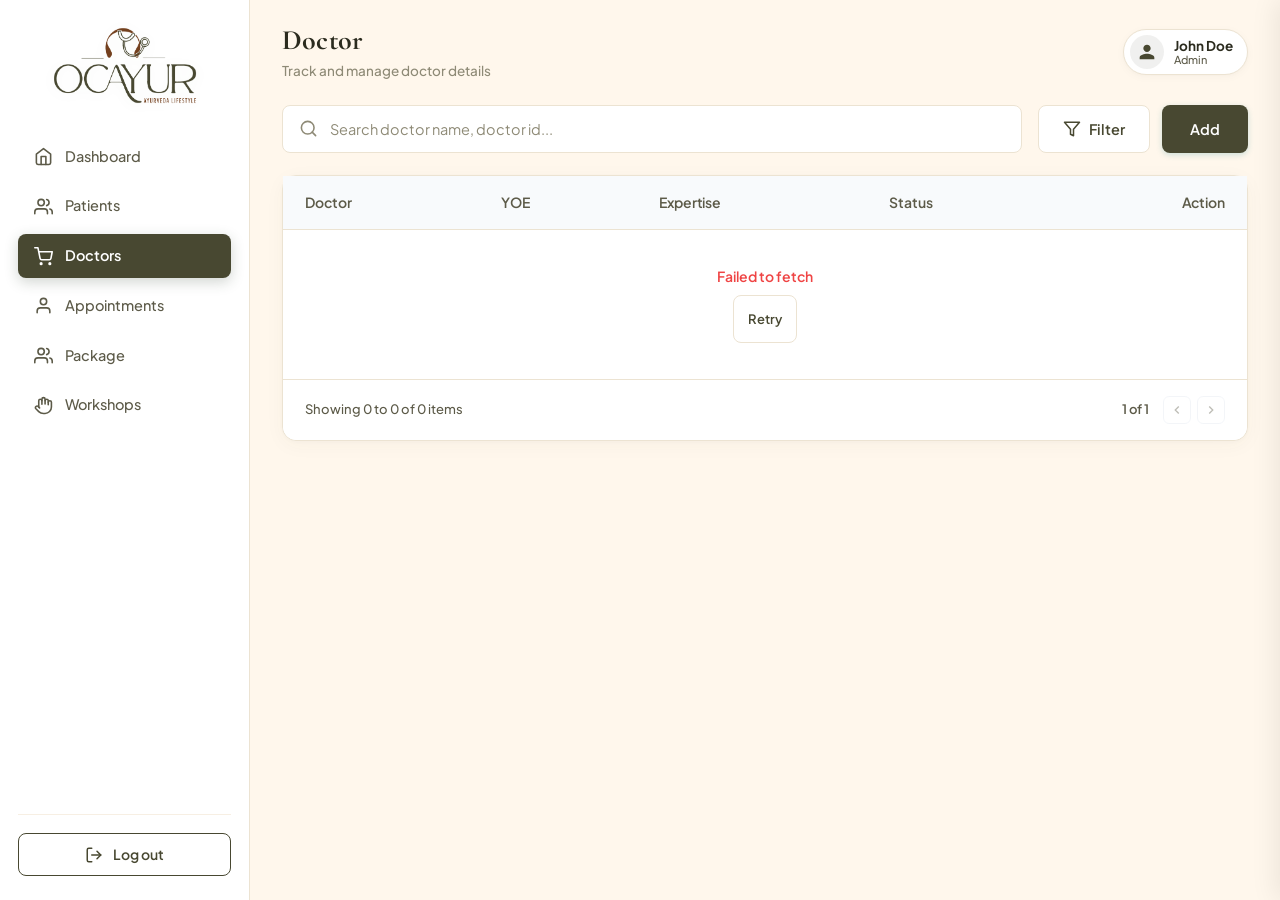
<file: doctors/doctors.html>
<!DOCTYPE html>
<html lang="en">
<head>
  <meta charset="UTF-8">
  <meta name="viewport" content="width=device-width, initial-scale=1.0">
  <title>Doctors - Ocayur Ayurveda Lifestyle</title>

  <!-- Favicon -->
  <link rel="icon" type="image/png" href="../assets/favicon.png">
  <link rel="apple-touch-icon" href="../assets/favicon.png">

  <!-- Google Fonts: Cormorant Garamond (Serif) & Plus Jakarta Sans -->
  <link rel="preconnect" href="https://fonts.googleapis.com">
  <link rel="preconnect" href="https://fonts.gstatic.com" crossorigin>
  <link href="https://fonts.googleapis.com/css2?family=Cormorant+Garamond:ital,wght@0,500;0,600;0,700;1,600&family=Plus+Jakarta+Sans:wght@400;500;600;700;800&display=swap" rel="stylesheet">

  <link rel="stylesheet" href="../shared/dashboard.css">
  <link rel="stylesheet" href="doctors.css">
</head>
<body>
  <div class="dashboard-layout">
    
    <!-- Mobile Header Bar -->
    <header class="mobile-topbar">
      <button class="menu-toggle-btn" id="menuToggleBtn" aria-label="Toggle navigation menu">
        <svg viewBox="0 0 24 24" fill="none" stroke="currentColor" stroke-width="2" stroke-linecap="round" stroke-linejoin="round">
          <line x1="3" y1="12" x2="21" y2="12"></line>
          <line x1="3" y1="6" x2="21" y2="6"></line>
          <line x1="3" y1="18" x2="21" y2="18"></line>
        </svg>
      </button>
      <div class="mobile-logo-title">
        <span class="brand-title">Ocayur</span>
      </div>
      <div class="user-avatar-sm">
        <svg viewBox="0 0 24 24" fill="currentColor">
          <path d="M12 2C6.48 2 2 6.48 2 12s4.48 10 10 10 10-4.48 10-10S17.52 2 12 2zm0 3c1.66 0 3 1.34 3 3s-1.34 3-3 3-3-1.34-3-3 1.34-3 3-3zm0 14.2c-2.5 0-4.71-1.28-6-3.22.03-1.99 4-3.08 6-3.08 1.99 0 5.97 1.09 6 3.08-1.29 1.94-3.5 3.22-6 3.22z"/>
        </svg>
      </div>
    </header>

    <!-- Sidebar Overlay for mobile -->
    <div class="sidebar-overlay" id="sidebarOverlay"></div>

    <!-- Sidebar Navigation -->
    <aside class="sidebar" id="sidebar">
      <!-- Logo Section -->
      <div class="brand-section">
        <a href="../dashboard/dashboard.html" class="brand-logo" aria-label="Ocayur Logo">
          <img src="../assets/logo.svg" alt="Ocayur - Ayurveda Lifestyle" class="brand-logo-img">
        </a>
      </div>

      <!-- Navigation Links -->
      <nav class="sidebar-nav">
        <ul class="nav-list">
          <li class="nav-item">
            <a href="../dashboard/dashboard.html" class="nav-link">
              <svg class="nav-icon" viewBox="0 0 24 24" fill="none" stroke="currentColor" stroke-width="2" stroke-linecap="round" stroke-linejoin="round">
                <path d="M3 9l9-7 9 7v11a2 2 0 0 1-2 2H5a2 2 0 0 1-2-2z"></path>
                <polyline points="9 22 9 12 15 12 15 22"></polyline>
              </svg>
              <span>Dashboard</span>
            </a>
          </li>

          <li class="nav-item">
            <a href="../patients/patients.html" class="nav-link">
              <svg class="nav-icon" viewBox="0 0 24 24" fill="none" stroke="currentColor" stroke-width="2" stroke-linecap="round" stroke-linejoin="round">
                <path d="M17 21v-2a4 4 0 0 0-4-4H5a4 4 0 0 0-4 4v2"></path>
                <circle cx="9" cy="7" r="4"></circle>
                <path d="M23 21v-2a4 4 0 0 0-3-3.87"></path>
                <path d="M16 3.13a4 4 0 0 1 0 7.75"></path>
              </svg>
              <span>Patients</span>
            </a>
          </li>

          <li class="nav-item">
            <a href="doctors.html" class="nav-link active">
              <svg class="nav-icon" viewBox="0 0 24 24" fill="none" stroke="currentColor" stroke-width="2" stroke-linecap="round" stroke-linejoin="round">
                <circle cx="9" cy="21" r="1"></circle>
                <circle cx="20" cy="21" r="1"></circle>
                <path d="M1 1h4l2.68 13.39a2 2 0 0 0 2 1.61h9.72a2 2 0 0 0 2-1.61L23 6H6"></path>
              </svg>
              <span>Doctors</span>
            </a>
          </li>

          <li class="nav-item">
            <a href="../appointments/appointments.html" class="nav-link">
              <svg class="nav-icon" viewBox="0 0 24 24" fill="none" stroke="currentColor" stroke-width="2" stroke-linecap="round" stroke-linejoin="round">
                <path d="M20 21v-2a4 4 0 0 0-4-4H8a4 4 0 0 0-4 4v2"></path>
                <circle cx="12" cy="7" r="4"></circle>
              </svg>
              <span>Appointments</span>
            </a>
          </li>

          <li class="nav-item">
            <a href="../packages/packages.html" class="nav-link">
              <svg class="nav-icon" viewBox="0 0 24 24" fill="none" stroke="currentColor" stroke-width="2" stroke-linecap="round" stroke-linejoin="round">
                <path d="M17 21v-2a4 4 0 0 0-4-4H5a4 4 0 0 0-4 4v2"></path>
                <circle cx="9" cy="7" r="4"></circle>
                <path d="M23 21v-2a4 4 0 0 0-3-3.87"></path>
                <path d="M16 3.13a4 4 0 0 1 0 7.75"></path>
              </svg>
              <span>Package</span>
            </a>
          </li>

          <li class="nav-item">
            <a href="../workshops/workshops.html" class="nav-link">
              <svg class="nav-icon" viewBox="0 0 24 24" fill="none" stroke="currentColor" stroke-width="2" stroke-linecap="round" stroke-linejoin="round">
                <path d="M18 11V6a2 2 0 0 0-2-2v0a2 2 0 0 0-2 2v0"></path>
                <path d="M14 10V4a2 2 0 0 0-2-2v0a2 2 0 0 0-2 2v2"></path>
                <path d="M10 10.5V6a2 2 0 0 0-2-2v0a2 2 0 0 0-2 2v8"></path>
                <path d="M18 8a2 2 0 1 1 4 0v6a8 8 0 0 1-8 8h-2c-2.8 0-4.5-.86-5.99-2.34l-3.6-3.6a2 2 0 0 1 2.83-2.82L7 15"></path>
              </svg>
              <span>Workshops</span>
            </a>
          </li>
        </ul>
      </nav>

      <!-- Logout Button at bottom -->
      <div class="sidebar-footer">
        <a href="../index.html" class="logout-btn">
          <svg class="logout-icon" viewBox="0 0 24 24" fill="none" stroke="currentColor" stroke-width="2" stroke-linecap="round" stroke-linejoin="round">
            <path d="M9 21H5a2 2 0 0 1-2-2V5a2 2 0 0 1 2-2h4"></path>
            <polyline points="16 17 21 12 16 7"></polyline>
            <line x1="21" y1="12" x2="9" y2="12"></line>
          </svg>
          <span>Log out</span>
        </a>
      </div>
    </aside>

    <!-- Main Content Area -->
    <main class="main-content">
      
      <!-- ==========================================================================
           VIEW 1: DOCTORS LIST VIEW (Default)
           ========================================================================== -->
      <div class="doctor-view-section" id="doctorsListView">
        
        <!-- Header -->
        <header class="content-header">
          <div class="header-titles">
            <h1 class="page-title">Doctor</h1>
            <p class="welcome-text">Track and manage doctor details</p>
          </div>

          <!-- User Profile Badge -->
          <div class="user-profile-badge" tabindex="0" role="button" aria-label="User Profile for John Doe">
            <div class="avatar-circle">
              <svg viewBox="0 0 24 24" fill="currentColor">
                <path d="M12 12c2.21 0 4-1.79 4-4s-1.79-4-4-4-4 1.79-4 4 1.79 4 4 4zm0 2c-2.67 0-8 1.34-8 4v2h16v-2c0-2.66-5.33-4-8-4z"/>
              </svg>
            </div>
            <div class="user-info">
              <span class="user-name">John Doe</span>
              <span class="user-role">Admin</span>
            </div>
          </div>
        </header>

        <!-- Search & Filter & Add Button Toolbar -->
        <section class="toolbar-section" aria-label="Search, Filter and Add Doctor">
          <div class="search-box-wrapper">
            <svg class="search-icon" viewBox="0 0 24 24" fill="none" stroke="currentColor" stroke-width="2" stroke-linecap="round" stroke-linejoin="round">
              <circle cx="11" cy="11" r="8"></circle>
              <line x1="21" y1="21" x2="16.65" y2="16.65"></line>
            </svg>
            <input 
              type="text" 
              id="doctorSearchInput" 
              class="search-input" 
              placeholder="Search doctor name, doctor id..." 
              aria-label="Search doctor name or ID"
            />
            <button type="button" class="clear-search-btn" id="clearDoctorSearchBtn" aria-label="Clear search">×</button>
          </div>

          <div class="toolbar-actions-group">
            <button type="button" class="filter-btn" id="doctorFilterBtn" aria-label="Filter Doctors">
              <svg class="filter-icon" viewBox="0 0 24 24" fill="none" stroke="currentColor" stroke-width="2" stroke-linecap="round" stroke-linejoin="round">
                <polygon points="22 3 2 3 10 12.46 10 19 14 21 14 12.46 22 3"></polygon>
              </svg>
              <span>Filter</span>
            </button>

            <button type="button" class="add-doctor-btn" id="openAddDoctorBtn">
              <span>Add</span>
            </button>
          </div>
        </section>

        <!-- Doctors Table Card -->
        <section class="table-card" aria-label="Doctors Table">
          <div class="table-responsive">
            <table class="patients-table doctors-table" id="doctorsTable">
              <thead>                <tr>
                  <th scope="col" class="th-patient">Doctor</th>
                  <th scope="col" class="th-yoe">YOE</th>
                  <th scope="col" class="th-expertise">Expertise</th>
                  <th scope="col" class="th-status">Status</th>
                  <th scope="col" class="th-action text-right">Action</th>
                </tr>
              </thead>
              <tbody id="doctorsTableBody">
                <!-- Dynamically populated via doctors.js & get_doctors.php -->
              </tbody>
            </table>
          </div>

          <!-- Table Footer / Pagination -->
          <footer class="table-pagination-footer">
            <div class="pagination-info">
              Showing <span id="docShowingStart">0</span> to <span id="docShowingEnd">0</span> of <span id="docTotalItems">0</span> items
            </div>
            <div class="pagination-controls">
              <span class="page-indicator" id="docPageIndicator">1 of 1</span>
              <div class="page-arrows">
                <button type="button" class="pagination-arrow-btn" id="docPrevPageBtn" aria-label="Previous page" disabled>
                  <svg viewBox="0 0 24 24" fill="none" stroke="currentColor" stroke-width="2.2"><polyline points="15 18 9 12 15 6"></polyline></svg>
                </button>
                <button type="button" class="pagination-arrow-btn" id="docNextPageBtn" aria-label="Next page" disabled>
                  <svg viewBox="0 0 24 24" fill="none" stroke="currentColor" stroke-width="2.2"><polyline points="9 18 15 12 9 6"></polyline></svg>
                </button>
              </div>
            </div>
          </footer>
        </section>

      </div>


      <!-- ==========================================================================
           VIEW 2: ADD DOCTOR DETAILS VIEW (Screen 2)
           ========================================================================== -->
      <div class="doctor-view-section" id="addDoctorView" style="display: none;">
        
        <!-- Header -->
        <header class="content-header">
          <div class="header-titles">
            <h1 class="page-title">Add Doctor Details</h1>
            <p class="welcome-text">Track and manage doctor details.</p>
          </div>

          <div class="user-profile-badge">
            <div class="avatar-circle">
              <svg viewBox="0 0 24 24" fill="currentColor"><path d="M12 12c2.21 0 4-1.79 4-4s-1.79-4-4-4-4 1.79-4 4 1.79 4 4 4zm0 2c-2.67 0-8 1.34-8 4v2h16v-2c0-2.66-5.33-4-8-4z"/></svg>
            </div>
            <div class="user-info">
              <span class="user-name">John Doe</span>
              <span class="user-role">Admin</span>
            </div>
          </div>
        </header>

        <!-- Back Button -->
        <div class="back-nav-row">
          <button type="button" class="back-btn" id="backFromAddBtn">
            <svg viewBox="0 0 24 24" fill="none" stroke="currentColor" stroke-width="2.2" stroke-linecap="round" stroke-linejoin="round">
              <line x1="19" y1="12" x2="5" y2="12"></line>
              <polyline points="12 19 5 12 12 5"></polyline>
            </svg>
            <span>Back</span>
          </button>
        </div>

        <!-- Add Doctor Form Card -->
        <section class="form-card">
          <form id="addDoctorForm" class="doctor-form-grid" novalidate>
            
            <!-- Row 1: Full Name & Date of Birth -->
            <div class="form-field-group">
              <label for="addFullName" class="form-label">Full Name <span class="required-star">*</span></label>
              <input type="text" id="addFullName" name="fullName" class="form-text-input" placeholder="Enter full name" pattern="[^0-9]*" oninput="this.value = this.value.replace(/[0-9]/g, '')" required>
            </div>

            <div class="form-field-group">
              <label for="addDob" class="form-label">Date of Birth <span class="required-star">*</span></label>
              <input type="date" id="addDob" name="dob" class="form-text-input date-input-field" min="1920-01-01" max="2008-10-03" required>
            </div>

            <!-- Row 2: Phone Number & Gender -->
            <div class="form-field-group">
              <label for="addPhone" class="form-label">Phone Number <span class="required-star">*</span></label>
              <input type="tel" id="addPhone" name="phone" class="form-text-input" placeholder="XXXXXXXXXX" maxlength="10" pattern="[0-9]*" oninput="this.value = this.value.replace(/[^0-9]/g, '')" required>
            </div>

            <div class="form-field-group">
              <label for="addGender" class="form-label">Gender <span class="required-star">*</span></label>
              <div class="select-dropdown-container">
                <select id="addGender" name="gender" class="form-select-input" required>
                  <option value="" disabled selected>Select gender</option>
                  <option value="Male">Male</option>
                  <option value="Female">Female</option>
                  <option value="Other">Other</option>
                </select>
                <svg class="select-chevron" viewBox="0 0 24 24" fill="none" stroke="currentColor" stroke-width="2.2">
                  <polyline points="6 9 12 15 18 9"></polyline>
                </svg>
              </div>
            </div>

            <!-- Row 3: Start Time & End Time -->
            <div class="form-field-group">
              <label for="addStartTime" class="form-label">Start Time <span class="required-star">*</span></label>
              <input type="time" id="addStartTime" name="startTime" class="form-text-input time-input-field" required>
            </div>

            <div class="form-field-group">
              <label for="addEndTime" class="form-label">End Time <span class="required-star">*</span></label>
              <input type="time" id="addEndTime" name="endTime" class="form-text-input time-input-field" required>
            </div>

            <!-- Row 4: Email & Year of Experience -->
            <div class="form-field-group">
              <label for="addEmail" class="form-label">Email <span class="required-star">*</span></label>
              <input type="email" id="addEmail" name="email" class="form-text-input" placeholder="Enter email" required>
            </div>

            <div class="form-field-group">
              <label for="addYoe" class="form-label">Year of Experience <span class="required-star">*</span></label>
              <input type="text" id="addYoe" name="yoe" class="form-text-input" placeholder="XX" maxlength="2" pattern="[0-9]*" oninput="this.value = this.value.replace(/[^0-9]/g, '')" required>
            </div>

            <!-- Row 4: Expertise & Area -->
            <div class="form-field-group">
              <label for="addExpertise" class="form-label">Expertise <span class="required-star">*</span></label>
              <input type="text" id="addExpertise" name="expertise" class="form-text-input" placeholder="Enter expertise" pattern="[^0-9]*" oninput="this.value = this.value.replace(/[0-9]/g, '')" required>
            </div>

            <div class="form-field-group">
              <label for="addArea" class="form-label">Area <span class="required-star">*</span></label>
              <input type="text" id="addArea" name="area" class="form-text-input" placeholder="Enter area of specialization" pattern="[^0-9]*" oninput="this.value = this.value.replace(/[0-9]/g, '')" required>
            </div>

            <!-- Row 5: Registration Number & HPR Registration Number -->
            <div class="form-field-group">
              <label for="addReg" class="form-label">Registration Number <span class="required-star">*</span></label>
              <input type="text" id="addReg" name="registrationNumber" class="form-text-input" placeholder="XXXX" required>
            </div>

            <div class="form-field-group">
              <label for="addHpr" class="form-label">HPR Registration Number <span class="required-star">*</span></label>
              <input type="text" id="addHpr" name="hprNumber" class="form-text-input" placeholder="XXXX" required>
            </div>

            <!-- Submit Button Row -->
            <div class="form-submit-row">
              <button type="submit" class="submit-form-btn" id="saveDoctorBtn">
                <span>Add</span>
              </button>
            </div>

          </form>
        </section>

      </div>


      <!-- ==========================================================================
           VIEW 3: EDIT DOCTOR DETAILS VIEW (Screen 5)
           ========================================================================== -->
      <div class="doctor-view-section" id="editDoctorView" style="display: none;">
        
        <!-- Header -->
        <header class="content-header">
          <div class="header-titles">
            <h1 class="page-title">Edit Doctor Details</h1>
            <p class="welcome-text">Track and manage doctor details.</p>
          </div>

          <div class="user-profile-badge">
            <div class="avatar-circle">
              <svg viewBox="0 0 24 24" fill="currentColor"><path d="M12 12c2.21 0 4-1.79 4-4s-1.79-4-4-4-4 1.79-4 4 1.79 4 4 4zm0 2c-2.67 0-8 1.34-8 4v2h16v-2c0-2.66-5.33-4-8-4z"/></svg>
            </div>
            <div class="user-info">
              <span class="user-name">John Doe</span>
              <span class="user-role">Admin</span>
            </div>
          </div>
        </header>

        <!-- Back Button -->
        <div class="back-nav-row">
          <button type="button" class="back-btn" id="backFromEditBtn">
            <svg viewBox="0 0 24 24" fill="none" stroke="currentColor" stroke-width="2.2" stroke-linecap="round" stroke-linejoin="round">
              <line x1="19" y1="12" x2="5" y2="12"></line>
              <polyline points="12 19 5 12 12 5"></polyline>
            </svg>
            <span>Back</span>
          </button>
        </div>

        <!-- Edit Doctor Form Card -->
        <section class="form-card">
          <form id="editDoctorForm" class="doctor-form-grid" novalidate>
            <input type="hidden" id="editDoctorId" value="">

            <!-- Row 1: Full Name & Date of Birth -->
            <div class="form-field-group">
              <label for="editFullName" class="form-label">Full Name <span class="required-star">*</span></label>
              <input type="text" id="editFullName" name="fullName" class="form-text-input" placeholder="Enter doctor name" pattern="[^0-9]*" oninput="this.value = this.value.replace(/[0-9]/g, '')" required>
            </div>

            <div class="form-field-group">
              <label for="editDob" class="form-label">Date of Birth <span class="required-star">*</span></label>
              <input type="date" id="editDob" name="dob" class="form-text-input date-input-field" min="1920-01-01" max="2008-10-03" required>
            </div>

            <!-- Row 2: Phone Number & Gender -->
            <div class="form-field-group">
              <label for="editPhone" class="form-label">Phone Number <span class="required-star">*</span></label>
              <input type="tel" id="editPhone" name="phone" class="form-text-input" placeholder="Enter phone number" maxlength="10" pattern="[0-9]*" oninput="this.value = this.value.replace(/[^0-9]/g, '')" required>
            </div>

            <div class="form-field-group">
              <label for="editGender" class="form-label">Gender <span class="required-star">*</span></label>
              <div class="select-dropdown-container">
                <select id="editGender" name="gender" class="form-select-input" required>
                  <option value="" disabled selected>Select gender</option>
                  <option value="Male">Male</option>
                  <option value="Female">Female</option>
                  <option value="Other">Other</option>
                </select>
                <svg class="select-chevron" viewBox="0 0 24 24" fill="none" stroke="currentColor" stroke-width="2.2">
                  <polyline points="6 9 12 15 18 9"></polyline>
                </svg>
              </div>
            </div>

            <!-- Row 3: Start Time & End Time -->
            <div class="form-field-group">
              <label for="editStartTime" class="form-label">Start Time <span class="required-star">*</span></label>
              <input type="time" id="editStartTime" name="startTime" class="form-text-input time-input-field" required>
            </div>

            <div class="form-field-group">
              <label for="editEndTime" class="form-label">End Time <span class="required-star">*</span></label>
              <input type="time" id="editEndTime" name="endTime" class="form-text-input time-input-field" required>
            </div>

            <!-- Row 4: Email & Year of Experience -->
            <div class="form-field-group">
              <label for="editEmail" class="form-label">Email <span class="required-star">*</span></label>
              <input type="email" id="editEmail" name="email" class="form-text-input" placeholder="Enter email" required>
            </div>

            <div class="form-field-group">
              <label for="editYoe" class="form-label">Year of Experience <span class="required-star">*</span></label>
              <input type="text" id="editYoe" name="yoe" class="form-text-input" placeholder="XX" maxlength="2" pattern="[0-9]*" oninput="this.value = this.value.replace(/[^0-9]/g, '')" required>
            </div>

            <!-- Row 5: Expertise & Area -->
            <div class="form-field-group">
              <label for="editExpertise" class="form-label">Expertise <span class="required-star">*</span></label>
              <input type="text" id="editExpertise" name="expertise" class="form-text-input" placeholder="Enter expertise" pattern="[^0-9]*" oninput="this.value = this.value.replace(/[0-9]/g, '')" required>
            </div>

            <div class="form-field-group">
              <label for="editArea" class="form-label">Area <span class="required-star">*</span></label>
              <input type="text" id="editArea" name="area" class="form-text-input" placeholder="Enter area of specialization" pattern="[^0-9]*" oninput="this.value = this.value.replace(/[0-9]/g, '')" required>
            </div>

            <!-- Row 6: Registration Number & HPR Registration Number -->
            <div class="form-field-group">
              <label for="editReg" class="form-label">Registration Number <span class="required-star">*</span></label>
              <input type="text" id="editReg" name="registrationNumber" class="form-text-input" placeholder="XXXX" required>
            </div>

            <div class="form-field-group">
              <label for="editHpr" class="form-label">HPR Registration Number <span class="required-star">*</span></label>
              <input type="text" id="editHpr" name="hprNumber" class="form-text-input" placeholder="XXXX" required>
            </div>

            <!-- Submit Button Row -->
            <div class="form-submit-row">
              <button type="submit" class="submit-form-btn update-btn" id="updateDoctorBtn">
                <span>Update</span>
              </button>
            </div>

          </form>
        </section>

      </div>

    </main>
  </div>

  <!-- View Doctor Details Modal Dialog -->
  <div class="modal-backdrop" id="viewDoctorModal" role="dialog" aria-modal="true" aria-labelledby="docModalTitle" aria-hidden="true">
    <div class="modal-card">
      
      <button type="button" class="modal-close-btn" id="closeDocModalBtn" aria-label="Close modal">
        <svg viewBox="0 0 24 24" fill="none" stroke="currentColor" stroke-width="2.2"><line x1="18" y1="6" x2="6" y2="18"></line><line x1="6" y1="6" x2="18" y2="18"></line></svg>
      </button>

      <header class="modal-header">
        <div class="modal-header-icon-wrapper">
          <svg class="modal-header-icon" viewBox="0 0 24 24" fill="none" stroke="currentColor" stroke-width="2.2" stroke-linecap="round" stroke-linejoin="round">
            <path d="M1 12s4-8 11-8 11 8 11 8-4 8-11 8-11-8z"></path>
            <circle cx="12" cy="12" r="3"></circle>
          </svg>
        </div>
        <div class="modal-header-text">
          <h2 id="docModalTitle" class="modal-title">Doctor Details</h2>
          <p class="modal-subtitle">Complete Doctor Profile Information</p>
        </div>
      </header>

      <div class="modal-body">
        <div class="details-grid">
          <div class="detail-row"><span class="detail-key">Name:</span><span class="detail-val" id="modalDocName">-</span></div>
          <div class="detail-row"><span class="detail-key">Gender:</span><span class="detail-val" id="modalDocGender">-</span></div>
          <div class="detail-row"><span class="detail-key">Date of Birth:</span><span class="detail-val" id="modalDocDob">-</span></div>
          <div class="detail-row"><span class="detail-key">Phone Number:</span><span class="detail-val" id="modalDocPhone">-</span></div>
          <div class="detail-row"><span class="detail-key">Start Time:</span><span class="detail-val" id="modalDocStartTime">-</span></div>
          <div class="detail-row"><span class="detail-key">End Time:</span><span class="detail-val" id="modalDocEndTime">-</span></div>
          <div class="detail-row"><span class="detail-key">Email:</span><span class="detail-val" id="modalDocEmail">-</span></div>
          <div class="detail-row"><span class="detail-key">Year of Experience:</span><span class="detail-val" id="modalDocYoe">-</span></div>
          <div class="detail-row"><span class="detail-key">Expertise:</span><span class="detail-val" id="modalDocExpertise">-</span></div>
          <div class="detail-row"><span class="detail-key">Area:</span><span class="detail-val" id="modalDocArea">-</span></div>
          <div class="detail-row"><span class="detail-key">Registration Number:</span><span class="detail-val" id="modalDocReg">-</span></div>
          <div class="detail-row"><span class="detail-key">HPR Registration Number:</span><span class="detail-val" id="modalDocHpr">-</span></div>
          <div class="detail-row"><span class="detail-key">Total Appointments:</span><span class="detail-val" id="modalDocAppointments">-</span></div>
        </div>
      </div>

    </div>
  </div>

  <!-- Filter Slide-Over Drawer -->
  <div class="filter-drawer-backdrop" id="docFilterDrawerBackdrop" aria-hidden="true"></div>
  <aside class="filter-drawer" id="docFilterDrawer" role="dialog" aria-modal="true" aria-labelledby="docFilterTitle" aria-hidden="true">
    <header class="filter-drawer-header">
      <h2 id="docFilterTitle" class="filter-drawer-title">Filters</h2>
      <button type="button" class="filter-drawer-close-btn" id="closeDocFilterDrawerBtn" aria-label="Close filters">
        <svg viewBox="0 0 24 24" fill="none" stroke="currentColor" stroke-width="2.2"><line x1="18" y1="6" x2="6" y2="18"></line><line x1="6" y1="6" x2="18" y2="18"></line></svg>
      </button>
    </header>

    <div class="filter-drawer-body">
      <!-- STATUS Accordion -->
      <div class="filter-accordion" id="docStatusAccordion">
        <button type="button" class="filter-accordion-header" id="docStatusAccordionBtn" aria-expanded="false" aria-controls="docStatusAccordionContent">
          <span class="accordion-title">STATUS</span>
          <svg class="accordion-chevron" viewBox="0 0 24 24" fill="none" stroke="currentColor" stroke-width="2.2"><polyline points="6 9 12 15 18 9"></polyline></svg>
        </button>
        <div class="filter-accordion-content" id="docStatusAccordionContent">
          <!-- Dynamically populated from database via doctors.js -->
        </div>
      </div>

      <!-- EXPERTISE Accordion -->
      <div class="filter-accordion" id="docExpertiseAccordion">
        <button type="button" class="filter-accordion-header" id="docExpertiseAccordionBtn" aria-expanded="false" aria-controls="docExpertiseAccordionContent">
          <span class="accordion-title">EXPERTISE</span>
          <svg class="accordion-chevron" viewBox="0 0 24 24" fill="none" stroke="currentColor" stroke-width="2.2"><polyline points="6 9 12 15 18 9"></polyline></svg>
        </button>
        <div class="filter-accordion-content" id="docExpertiseAccordionContent">
          <!-- Dynamically populated from database via doctors.js -->
        </div>
      </div>
    </div>

    <footer class="filter-drawer-footer">
      <button type="button" class="reset-filter-btn" id="resetDocFilterBtn">
        <span>Reset Filter</span>
      </button>
    </footer>
  </aside>

  <script src="../shared/api_config.js"></script>
  <script src="../shared/dashboard.js"></script>
  <script src="doctors.js"></script>
</body>
</html>
</file>
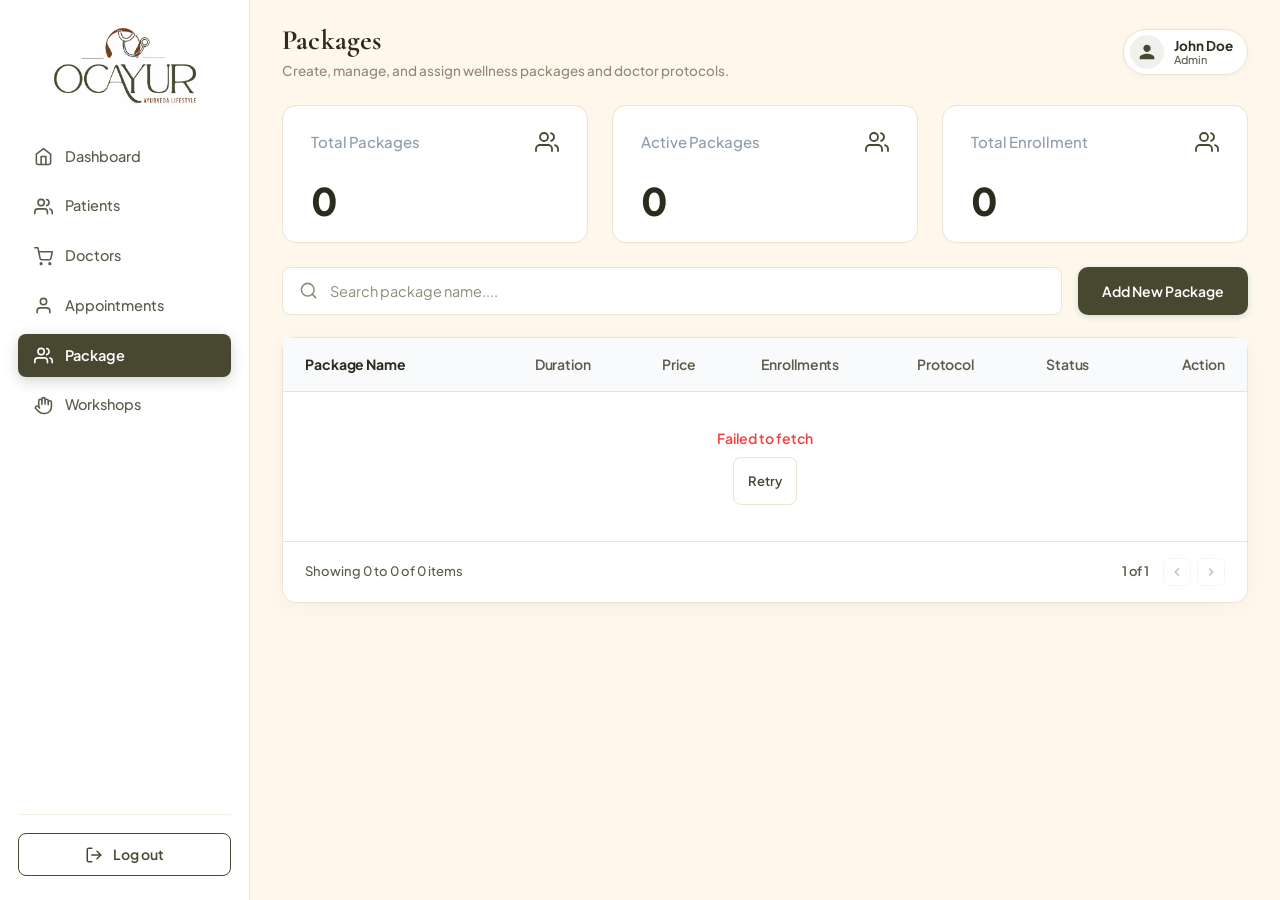
<file: packages/packages.html>
<!DOCTYPE html>
<html lang="en">
<head>
  <meta charset="UTF-8">
  <meta name="viewport" content="width=device-width, initial-scale=1.0">
  <title>Packages - Ocayur Ayurveda Lifestyle</title>

  <!-- Favicon -->
  <link rel="icon" type="image/png" href="../assets/favicon.png">
  <link rel="apple-touch-icon" href="../assets/favicon.png">

  <!-- Google Fonts: Cormorant Garamond (Serif) & Plus Jakarta Sans -->
  <link rel="preconnect" href="https://fonts.googleapis.com">
  <link rel="preconnect" href="https://fonts.gstatic.com" crossorigin>
  <link href="https://fonts.googleapis.com/css2?family=Cormorant+Garamond:ital,wght@0,500;0,600;0,700;1,600&family=Plus+Jakarta+Sans:wght@400;500;600;700;800&display=swap" rel="stylesheet">

  <link rel="stylesheet" href="../shared/dashboard.css">
  <link rel="stylesheet" href="packages.css">
</head>
<body>
  <div class="dashboard-layout">
    
    <!-- Mobile Header Bar -->
    <header class="mobile-topbar">
      <button class="menu-toggle-btn" id="menuToggleBtn" aria-label="Toggle navigation menu">
        <svg viewBox="0 0 24 24" fill="none" stroke="currentColor" stroke-width="2" stroke-linecap="round" stroke-linejoin="round">
          <line x1="3" y1="12" x2="21" y2="12"></line>
          <line x1="3" y1="6" x2="21" y2="6"></line>
          <line x1="3" y1="18" x2="21" y2="18"></line>
        </svg>
      </button>
      <div class="mobile-logo-title">
        <span class="brand-title">Ocayur</span>
      </div>
      <div class="user-avatar-sm">
        <svg viewBox="0 0 24 24" fill="currentColor">
          <path d="M12 2C6.48 2 2 6.48 2 12s4.48 10 10 10 10-4.48 10-10S17.52 2 12 2zm0 3c1.66 0 3 1.34 3 3s-1.34 3-3 3-3-1.34-3-3 1.34-3 3-3zm0 14.2c-2.5 0-4.71-1.28-6-3.22.03-1.99 4-3.08 6-3.08 1.99 0 5.97 1.09 6 3.08-1.29 1.94-3.5 3.22-6 3.22z"/>
        </svg>
      </div>
    </header>

    <!-- Sidebar Overlay for mobile -->
    <div class="sidebar-overlay" id="sidebarOverlay"></div>

    <!-- Sidebar Navigation -->
    <aside class="sidebar" id="sidebar">
      <!-- Logo Section -->
      <div class="brand-section">
        <a href="../dashboard/dashboard.html" class="brand-logo" aria-label="Ocayur Logo">
          <img src="../assets/logo.svg" alt="Ocayur - Ayurveda Lifestyle" class="brand-logo-img">
        </a>
      </div>

      <!-- Navigation Links -->
      <nav class="sidebar-nav">
        <ul class="nav-list">
          <li class="nav-item">
            <a href="../dashboard/dashboard.html" class="nav-link">
              <svg class="nav-icon" viewBox="0 0 24 24" fill="none" stroke="currentColor" stroke-width="2" stroke-linecap="round" stroke-linejoin="round">
                <path d="M3 9l9-7 9 7v11a2 2 0 0 1-2 2H5a2 2 0 0 1-2-2z"></path>
                <polyline points="9 22 9 12 15 12 15 22"></polyline>
              </svg>
              <span>Dashboard</span>
            </a>
          </li>

          <li class="nav-item">
            <a href="../patients/patients.html" class="nav-link">
              <svg class="nav-icon" viewBox="0 0 24 24" fill="none" stroke="currentColor" stroke-width="2" stroke-linecap="round" stroke-linejoin="round">
                <path d="M17 21v-2a4 4 0 0 0-4-4H5a4 4 0 0 0-4 4v2"></path>
                <circle cx="9" cy="7" r="4"></circle>
                <path d="M23 21v-2a4 4 0 0 0-3-3.87"></path>
                <path d="M16 3.13a4 4 0 0 1 0 7.75"></path>
              </svg>
              <span>Patients</span>
            </a>
          </li>

          <li class="nav-item">
            <a href="../doctors/doctors.html" class="nav-link">
              <svg class="nav-icon" viewBox="0 0 24 24" fill="none" stroke="currentColor" stroke-width="2" stroke-linecap="round" stroke-linejoin="round">
                <circle cx="9" cy="21" r="1"></circle>
                <circle cx="20" cy="21" r="1"></circle>
                <path d="M1 1h4l2.68 13.39a2 2 0 0 0 2 1.61h9.72a2 2 0 0 0 2-1.61L23 6H6"></path>
              </svg>
              <span>Doctors</span>
            </a>
          </li>

          <li class="nav-item">
            <a href="../appointments/appointments.html" class="nav-link">
              <svg class="nav-icon" viewBox="0 0 24 24" fill="none" stroke="currentColor" stroke-width="2" stroke-linecap="round" stroke-linejoin="round">
                <path d="M20 21v-2a4 4 0 0 0-4-4H8a4 4 0 0 0-4 4v2"></path>
                <circle cx="12" cy="7" r="4"></circle>
              </svg>
              <span>Appointments</span>
            </a>
          </li>

          <li class="nav-item">
            <a href="packages.html" class="nav-link active">
              <svg class="nav-icon" viewBox="0 0 24 24" fill="none" stroke="currentColor" stroke-width="2" stroke-linecap="round" stroke-linejoin="round">
                <path d="M17 21v-2a4 4 0 0 0-4-4H5a4 4 0 0 0-4 4v2"></path>
                <circle cx="9" cy="7" r="4"></circle>
                <path d="M23 21v-2a4 4 0 0 0-3-3.87"></path>
                <path d="M16 3.13a4 4 0 0 1 0 7.75"></path>
              </svg>
              <span>Package</span>
            </a>
          </li>

          <li class="nav-item">
            <a href="../workshops/workshops.html" class="nav-link">
              <svg class="nav-icon" viewBox="0 0 24 24" fill="none" stroke="currentColor" stroke-width="2" stroke-linecap="round" stroke-linejoin="round">
                <path d="M18 11V6a2 2 0 0 0-2-2v0a2 2 0 0 0-2 2v0"></path>
                <path d="M14 10V4a2 2 0 0 0-2-2v0a2 2 0 0 0-2 2v2"></path>
                <path d="M10 10.5V6a2 2 0 0 0-2-2v0a2 2 0 0 0-2 2v8"></path>
                <path d="M18 8a2 2 0 1 1 4 0v6a8 8 0 0 1-8 8h-2c-2.8 0-4.5-.86-5.99-2.34l-3.6-3.6a2 2 0 0 1 2.83-2.82L7 15"></path>
              </svg>
              <span>Workshops</span>
            </a>
          </li>
        </ul>
      </nav>

      <!-- Logout Button at bottom -->
      <div class="sidebar-footer">
        <a href="../index.html" class="logout-btn">
          <svg class="logout-icon" viewBox="0 0 24 24" fill="none" stroke="currentColor" stroke-width="2" stroke-linecap="round" stroke-linejoin="round">
            <path d="M9 21H5a2 2 0 0 1-2-2V5a2 2 0 0 1 2-2h4"></path>
            <polyline points="16 17 21 12 16 7"></polyline>
            <line x1="21" y1="12" x2="9" y2="12"></line>
          </svg>
          <span>Log out</span>
        </a>
      </div>
    </aside>

    <!-- Main Content Area -->
    <main class="main-content">
      
      <!-- ==========================================================================
           VIEW 1: PACKAGES LIST VIEW (Screen 1 & 3)
           ========================================================================== -->
      <div class="package-view-section active" id="packagesListView">
        
        <!-- Content Header -->
        <header class="content-header">
          <div class="header-titles">
            <h1 class="page-title">Packages</h1>
            <p class="welcome-text">Create, manage, and assign wellness packages and doctor protocols.</p>
          </div>

          <!-- User Profile Badge -->
          <div class="user-profile-badge" tabindex="0" role="button" aria-label="User Profile for John Doe">
            <div class="avatar-circle">
              <svg viewBox="0 0 24 24" fill="currentColor">
                <path d="M12 12c2.21 0 4-1.79 4-4s-1.79-4-4-4-4 1.79-4 4 1.79 4 4 4zm0 2c-2.67 0-8 1.34-8 4v2h16v-2c0-2.66-5.33-4-8-4z"/>
              </svg>
            </div>
            <div class="user-info">
              <span class="user-name">John Doe</span>
              <span class="user-role">Admin</span>
            </div>
          </div>
        </header>

        <!-- Stats Grid (Row of 3 Cards matching Screen 1) -->
        <section class="package-stats-grid" aria-label="Package Statistics">
          
          <!-- Total Packages Card -->
          <div class="stat-card">
            <div class="stat-card-header">
              <span class="stat-title">Total Packages</span>
              <div class="stat-icon-wrapper">
                <svg class="stat-icon" viewBox="0 0 24 24" fill="none" stroke="currentColor" stroke-width="2" stroke-linecap="round" stroke-linejoin="round">
                  <path d="M17 21v-2a4 4 0 0 0-4-4H5a4 4 0 0 0-4 4v2"></path>
                  <circle cx="9" cy="7" r="4"></circle>
                  <path d="M23 21v-2a4 4 0 0 0-3-3.87"></path>
                  <path d="M16 3.13a4 4 0 0 1 0 7.75"></path>
                </svg>
              </div>
            </div>
            <div class="stat-value" id="statTotalPackages">0</div>
          </div>

          <!-- Active Packages Card -->
          <div class="stat-card">
            <div class="stat-card-header">
              <span class="stat-title">Active Packages</span>
              <div class="stat-icon-wrapper">
                <svg class="stat-icon" viewBox="0 0 24 24" fill="none" stroke="currentColor" stroke-width="2" stroke-linecap="round" stroke-linejoin="round">
                  <path d="M17 21v-2a4 4 0 0 0-4-4H5a4 4 0 0 0-4 4v2"></path>
                  <circle cx="9" cy="7" r="4"></circle>
                  <path d="M23 21v-2a4 4 0 0 0-3-3.87"></path>
                  <path d="M16 3.13a4 4 0 0 1 0 7.75"></path>
                </svg>
              </div>
            </div>
            <div class="stat-value" id="statActivePackages">0</div>
          </div>

          <!-- Total Enrollment Card -->
          <div class="stat-card">
            <div class="stat-card-header">
              <span class="stat-title">Total Enrollment</span>
              <div class="stat-icon-wrapper">
                <svg class="stat-icon" viewBox="0 0 24 24" fill="none" stroke="currentColor" stroke-width="2" stroke-linecap="round" stroke-linejoin="round">
                  <path d="M17 21v-2a4 4 0 0 0-4-4H5a4 4 0 0 0-4 4v2"></path>
                  <circle cx="9" cy="7" r="4"></circle>
                  <path d="M23 21v-2a4 4 0 0 0-3-3.87"></path>
                  <path d="M16 3.13a4 4 0 0 1 0 7.75"></path>
                </svg>
              </div>
            </div>
            <div class="stat-value" id="statTotalEnrollment">0</div>
          </div>

        </section>

        <!-- Search Toolbar with "Add New Package" Button -->
        <section class="toolbar-section packages-toolbar" aria-label="Search and Add Package">
          <div class="search-box-wrapper">
            <svg class="search-icon" viewBox="0 0 24 24" fill="none" stroke="currentColor" stroke-width="2" stroke-linecap="round" stroke-linejoin="round">
              <circle cx="11" cy="11" r="8"></circle>
              <line x1="21" y1="21" x2="16.65" y2="16.65"></line>
            </svg>
            <input 
              type="text" 
              id="packageSearchInput" 
              class="search-input" 
              placeholder="Search package name...." 
              aria-label="Search package name"
            />
            <button type="button" class="clear-search-btn" id="clearPackageSearchBtn" aria-label="Clear search">×</button>
          </div>

          <div class="toolbar-actions-group">
            <button type="button" class="btn-primary-teal add-new-pkg-btn" id="openAddPackageBtn">
              <span>Add New Package</span>
            </button>
          </div>
        </section>

        <!-- Packages Table Card -->
        <section class="table-card" aria-label="Packages Table">
          <div class="table-responsive">
            <table class="patients-table packages-table" id="packagesTable">
              <thead>
                <tr>
                  <th scope="col" class="th-pkg-name">Package Name</th>
                  <th scope="col" class="th-duration">Duration</th>
                  <th scope="col" class="th-price">Price</th>
                  <th scope="col" class="th-enrollments">Enrollments</th>
                  <th scope="col" class="th-protocol">Protocol</th>
                  <th scope="col" class="th-status">Status</th>
                  <th scope="col" class="th-action text-right">Action</th>
                </tr>
              </thead>
              <tbody id="packagesTableBody">
              </tbody>
            </table>
          </div>

          <!-- Table Footer / Pagination -->
          <footer class="table-pagination-footer">
            <div class="pagination-info">
              Showing <span id="pkgShowingStart">0</span> to <span id="pkgShowingEnd">0</span> of <span id="pkgTotalItems">0</span> items
            </div>
            <div class="pagination-controls">
              <span class="page-indicator" id="pkgPageIndicator">1 of 1</span>
              <div class="page-arrows">
                <button type="button" class="pagination-arrow-btn" id="pkgPrevPageBtn" aria-label="Previous page" disabled>
                  <svg viewBox="0 0 24 24" fill="none" stroke="currentColor" stroke-width="2.2"><polyline points="15 18 9 12 15 6"></polyline></svg>
                </button>
                <button type="button" class="pagination-arrow-btn" id="pkgNextPageBtn" aria-label="Next page" disabled>
                  <svg viewBox="0 0 24 24" fill="none" stroke="currentColor" stroke-width="2.2"><polyline points="9 18 15 12 9 6"></polyline></svg>
                </button>
              </div>
            </div>
          </footer>
        </section>

      </div>

      <!-- ==========================================================================
           VIEW 2: ADD PACKAGE VIEW (Screen 2)
           ========================================================================== -->
      <div class="package-view-section" id="addPackageView">
        
        <!-- Header with Back Button -->
        <header class="content-header form-view-header">
          <div class="header-titles">
            <h1 class="page-title">Add Package</h1>
            <p class="welcome-text">Create, manage, and assign wellness packages and doctor protocols.</p>
          </div>

          <div class="user-profile-badge" tabindex="0" role="button">
            <div class="avatar-circle">
              <svg viewBox="0 0 24 24" fill="currentColor"><path d="M12 12c2.21 0 4-1.79 4-4s-1.79-4-4-4-4 1.79-4 4 1.79 4 4 4zm0 2c-2.67 0-8 1.34-8 4v2h16v-2c0-2.66-5.33-4-8-4z"/></svg>
            </div>
            <div class="user-info">
              <span class="user-name">John Doe</span>
              <span class="user-role">Admin</span>
            </div>
          </div>
        </header>

        <!-- Back Navigation Row -->
        <div class="back-nav-bar">
          <button type="button" class="back-btn" id="backFromAddBtn">
            <svg class="back-icon" viewBox="0 0 24 24" fill="none" stroke="currentColor" stroke-width="2.5" stroke-linecap="round" stroke-linejoin="round">
              <line x1="19" y1="12" x2="5" y2="12"></line>
              <polyline points="12 19 5 12 12 5"></polyline>
            </svg>
            <span>Back</span>
          </button>
        </div>

        <!-- Add Package Multi-Section Form -->
        <form id="addPackageForm" class="package-form-container">
          
          <!-- Section 1: Package Information -->
          <div class="form-section-card">
            <h2 class="form-section-title">Package Information</h2>
            
            <div class="form-grid-2col">
              <div class="form-group">
                <label for="addPkgName" class="form-label">Package Name <span class="required-star">*</span></label>
                <input type="text" id="addPkgName" class="form-control-input" placeholder="Enter Package name" pattern="[^0-9]*" oninput="this.value = this.value.replace(/[0-9]/g, '')" required>
              </div>

              <div class="form-group">
                <label for="addPkgCategory" class="form-label">Package Category <span class="required-star">*</span></label>
                <input type="text" id="addPkgCategory" class="form-control-input" placeholder="Select category" pattern="[^0-9]*" oninput="this.value = this.value.replace(/[0-9]/g, '')" required>
              </div>

              <div class="form-group">
                <label for="addPkgDoctor1" class="form-label">Assign Doctor 1 <span class="required-star">*</span></label>
                <div class="select-dropdown-container">
                  <select id="addPkgDoctor1" class="form-control-input form-select-input" required>
                    <option value="" disabled selected>Select Doctor</option>
                  </select>
                  <svg class="select-chevron" viewBox="0 0 24 24" fill="none" stroke="currentColor" stroke-width="2.2">
                    <polyline points="6 9 12 15 18 9"></polyline>
                  </svg>
                </div>
              </div>

              <div class="form-group">
                <label for="addPkgDoctor2" class="form-label">Assign Doctor 2</label>
                <div class="select-dropdown-container">
                  <select id="addPkgDoctor2" class="form-control-input form-select-input">
                    <option value="" selected>Select Doctor</option>
                  </select>
                  <svg class="select-chevron" viewBox="0 0 24 24" fill="none" stroke="currentColor" stroke-width="2.2">
                    <polyline points="6 9 12 15 18 9"></polyline>
                  </svg>
                </div>
              </div>

              <div class="form-group">
                <label for="addPkgPrice" class="form-label">Price <span class="required-star">*</span></label>
                <input type="text" id="addPkgPrice" class="form-control-input" placeholder="Eg. 500" pattern="[0-9]*" oninput="this.value = this.value.replace(/[^0-9]/g, '')" required>
              </div>

              <div class="form-group">
                <label for="addPkgDuration" class="form-label">Duration <span class="required-star">*</span></label>
                <div class="select-dropdown-container">
                  <select id="addPkgDuration" class="form-control-input form-select-input" required>
                    <option value="" disabled selected>Select duration</option>
                    <option value="1 Month">1 Month</option>
                    <option value="3 Months">3 Months</option>
                  </select>
                  <svg class="select-chevron" viewBox="0 0 24 24" fill="none" stroke="currentColor" stroke-width="2.2">
                    <polyline points="6 9 12 15 18 9"></polyline>
                  </svg>
                </div>
              </div>
            </div>

            <div class="form-group full-width-field">
              <label for="addPkgShortDesc" class="form-label">Short Description <span class="required-star">*</span></label>
              <textarea id="addPkgShortDesc" class="form-control-textarea" rows="2" placeholder="Enter text" required></textarea>
            </div>

            <div class="form-group full-width-field">
              <label class="form-label">Upload Image <span class="required-star">*</span></label>
              <div class="dropzone-box" id="addDropzoneBox">
                <input type="file" id="addPkgImageInput" class="dropzone-file-input" accept="image/*">
                <div class="dropzone-icon-wrap">
                  <svg class="dropzone-icon" viewBox="0 0 24 24" fill="currentColor">
                    <path d="M19.35 10.04C18.67 6.59 15.64 4 12 4 9.11 4 6.6 5.64 5.35 8.04 2.34 8.36 0 10.91 0 14c0 3.31 2.69 6 6 6h13c2.76 0 5-2.24 5-5 0-2.64-2.05-4.78-4.65-4.96zM14 13v4h-4v-4H7l5-5 5 5h-3z"/>
                  </svg>
                </div>
                <p class="dropzone-main-text">Drag your file(s) to start uploading</p>
                <div class="dropzone-divider"><span>OR</span></div>
                <button type="button" class="btn-browse-file" id="addBrowseFileBtn">Browse files</button>
                <span class="dropzone-selected-filename" id="addSelectedFileName"></span>
              </div>
            </div>
          </div>

          <!-- Section 2: Package Details -->
          <div class="form-section-card">
            <h2 class="form-section-title">Package Details</h2>
            
            <div class="form-group full-width-field">
              <label for="addPkgOverview" class="form-label">Package Overview <span class="required-star">*</span></label>
              <textarea id="addPkgOverview" class="form-control-textarea" rows="2" placeholder="Enter text" required></textarea>
            </div>

            <div class="form-group full-width-field">
              <label for="addPkgBenefits" class="form-label">Key Benefits <span class="required-star">*</span></label>
              <textarea id="addPkgBenefits" class="form-control-textarea" rows="2" placeholder="Enter text" required></textarea>
            </div>

            <div class="form-group full-width-field">
              <label for="addPkgIncluded" class="form-label">What's Included <span class="required-star">*</span></label>
              <textarea id="addPkgIncluded" class="form-control-textarea" rows="2" placeholder="Enter text" required></textarea>
            </div>
          </div>

          <!-- Section 3: Protocol Details -->
          <div class="form-section-card">
            <h2 class="form-section-title">Protocol Details</h2>
            
            <div class="form-group full-width-field">
              <label for="addDietHydration" class="form-label">Diet &amp; Hydration <span class="required-star">*</span></label>
              <textarea id="addDietHydration" class="form-control-textarea" rows="2" placeholder="Enter text" required></textarea>
            </div>

            <div class="form-group full-width-field">
              <label for="addYogaPhysio" class="form-label">Yoga / Physiotherapy <span class="required-star">*</span></label>
              <textarea id="addYogaPhysio" class="form-control-textarea" rows="2" placeholder="Enter text" required></textarea>
            </div>

            <div class="form-group full-width-field">
              <label for="addAyurvedaDinacharya" class="form-label">Ayurveda Dincharya <span class="required-star">*</span></label>
              <textarea id="addAyurvedaDinacharya" class="form-control-textarea" rows="2" placeholder="Enter text" required></textarea>
            </div>

            <div class="form-group full-width-field">
              <label for="addDailyActivity" class="form-label">Daily Activity <span class="required-star">*</span></label>
              <textarea id="addDailyActivity" class="form-control-textarea" rows="2" placeholder="Enter text" required></textarea>
            </div>

            <div class="form-group full-width-field">
              <label for="addPatientMonitoring" class="form-label">Patient Monitoring <span class="required-star">*</span></label>
              <textarea id="addPatientMonitoring" class="form-control-textarea" rows="2" placeholder="Enter text" required></textarea>
            </div>

            <div class="form-group full-width-field">
              <label for="addFollowupReview" class="form-label">Follow-up &amp; Progress Review <span class="required-star">*</span></label>
              <textarea id="addFollowupReview" class="form-control-textarea" rows="2" placeholder="Enter text" required></textarea>
            </div>
          </div>

          <!-- Submit Button Row -->
          <div class="form-action-row">
            <button type="submit" class="btn-primary-teal form-submit-btn">
              <span>Add Package</span>
            </button>
          </div>

        </form>

      </div>

      <!-- ==========================================================================
           VIEW 3: EDIT PACKAGE VIEW (Screen 4)
           ========================================================================== -->
      <div class="package-view-section" id="editPackageView">
        
        <!-- Header with Back Button -->
        <header class="content-header form-view-header">
          <div class="header-titles">
            <h1 class="page-title">Edit Package</h1>
            <p class="welcome-text">Create, manage, and assign wellness packages and doctor protocols.</p>
          </div>

          <div class="user-profile-badge" tabindex="0" role="button">
            <div class="avatar-circle">
              <svg viewBox="0 0 24 24" fill="currentColor"><path d="M12 12c2.21 0 4-1.79 4-4s-1.79-4-4-4-4 1.79-4 4 1.79 4 4 4zm0 2c-2.67 0-8 1.34-8 4v2h16v-2c0-2.66-5.33-4-8-4z"/></svg>
            </div>
            <div class="user-info">
              <span class="user-name">John Doe</span>
              <span class="user-role">Admin</span>
            </div>
          </div>
        </header>

        <!-- Back Navigation Row -->
        <div class="back-nav-bar">
          <button type="button" class="back-btn" id="backFromEditBtn">
            <svg class="back-icon" viewBox="0 0 24 24" fill="none" stroke="currentColor" stroke-width="2.5" stroke-linecap="round" stroke-linejoin="round">
              <line x1="19" y1="12" x2="5" y2="12"></line>
              <polyline points="12 19 5 12 12 5"></polyline>
            </svg>
            <span>Back</span>
          </button>
        </div>

        <!-- Edit Package Multi-Section Form -->
        <form id="editPackageForm" class="package-form-container">
          
          <!-- Section 1: Package Information -->
          <div class="form-section-card">
            <h2 class="form-section-title">Package Information</h2>
            
            <div class="form-grid-2col">
              <div class="form-group">
                <label for="editPkgName" class="form-label">Package Name <span class="required-star">*</span></label>
                <input type="text" id="editPkgName" class="form-control-input" placeholder="Enter package name" pattern="[^0-9]*" oninput="this.value = this.value.replace(/[0-9]/g, '')" required>
              </div>

              <div class="form-group">
                <label for="editPkgCategory" class="form-label">Package Category <span class="required-star">*</span></label>
                <input type="text" id="editPkgCategory" class="form-control-input" placeholder="Enter package category" pattern="[^0-9]*" oninput="this.value = this.value.replace(/[0-9]/g, '')" required>
              </div>

              <div class="form-group">
                <label for="editPkgDoctor1" class="form-label">Assign Doctor 1 <span class="required-star">*</span></label>
                <div class="select-dropdown-container">
                  <select id="editPkgDoctor1" class="form-control-input form-select-input" required>
                    <option value="" disabled selected>Select Doctor</option>
                  </select>
                  <svg class="select-chevron" viewBox="0 0 24 24" fill="none" stroke="currentColor" stroke-width="2.2">
                    <polyline points="6 9 12 15 18 9"></polyline>
                  </svg>
                </div>
              </div>

              <div class="form-group">
                <label for="editPkgDoctor2" class="form-label">Assign Doctor 2</label>
                <div class="select-dropdown-container">
                  <select id="editPkgDoctor2" class="form-control-input form-select-input">
                    <option value="" selected>Select Doctor</option>
                  </select>
                  <svg class="select-chevron" viewBox="0 0 24 24" fill="none" stroke="currentColor" stroke-width="2.2">
                    <polyline points="6 9 12 15 18 9"></polyline>
                  </svg>
                </div>
              </div>

              <div class="form-group">
                <label for="editPkgPrice" class="form-label">Price <span class="required-star">*</span></label>
                <input type="text" id="editPkgPrice" class="form-control-input" placeholder="Eg. 500" pattern="[0-9]*" oninput="this.value = this.value.replace(/[^0-9]/g, '')" required>
              </div>

              <div class="form-group">
                <label for="editPkgDuration" class="form-label">Duration <span class="required-star">*</span></label>
                <div class="select-dropdown-container">
                  <select id="editPkgDuration" class="form-control-input form-select-input" required>
                    <option value="" disabled selected>Select duration</option>
                    <option value="1 Month">1 Month</option>
                    <option value="3 Months">3 Months</option>
                  </select>
                  <svg class="select-chevron" viewBox="0 0 24 24" fill="none" stroke="currentColor" stroke-width="2.2">
                    <polyline points="6 9 12 15 18 9"></polyline>
                  </svg>
                </div>
              </div>
            </div>

            <div class="form-group full-width-field">
              <label for="editPkgShortDesc" class="form-label">Short Description <span class="required-star">*</span></label>
              <textarea id="editPkgShortDesc" class="form-control-textarea" rows="2" placeholder="Enter short description" required></textarea>
            </div>

            <div class="form-group full-width-field">
              <label class="form-label">Upload Image <span class="required-star">*</span></label>
              <div class="dropzone-box" id="editDropzoneBox">
                <input type="file" id="editPkgImageInput" class="dropzone-file-input" accept="image/*">
                <div class="dropzone-icon-wrap">
                  <svg class="dropzone-icon" viewBox="0 0 24 24" fill="currentColor">
                    <path d="M19.35 10.04C18.67 6.59 15.64 4 12 4 9.11 4 6.6 5.64 5.35 8.04 2.34 8.36 0 10.91 0 14c0 3.31 2.69 6 6 6h13c2.76 0 5-2.24 5-5 0-2.64-2.05-4.78-4.65-4.96zM14 13v4h-4v-4H7l5-5 5 5h-3z"/>
                  </svg>
                </div>
                <p class="dropzone-main-text">Drag your file(s) to start uploading</p>
                <div class="dropzone-divider"><span>OR</span></div>
                <button type="button" class="btn-browse-file" id="editBrowseFileBtn">Browse files</button>
                <span class="dropzone-selected-filename" id="editSelectedFileName"></span>
              </div>
            </div>
          </div>

          <!-- Section 2: Package Details -->
          <div class="form-section-card">
            <h2 class="form-section-title">Package Details</h2>
            
            <div class="form-group full-width-field">
              <label for="editPkgOverview" class="form-label">Package Overview <span class="required-star">*</span></label>
              <textarea id="editPkgOverview" class="form-control-textarea" rows="2" placeholder="Enter package overview" required></textarea>
            </div>

            <div class="form-group full-width-field">
              <label for="editPkgBenefits" class="form-label">Key Benefits <span class="required-star">*</span></label>
              <textarea id="editPkgBenefits" class="form-control-textarea" rows="2" placeholder="Enter key benefits" required></textarea>
            </div>

            <div class="form-group full-width-field">
              <label for="editPkgIncluded" class="form-label">What's Included <span class="required-star">*</span></label>
              <textarea id="editPkgIncluded" class="form-control-textarea" rows="2" placeholder="Enter what's included" required></textarea>
            </div>
          </div>

          <!-- Section 3: Protocol Details -->
          <div class="form-section-card">
            <h2 class="form-section-title">Protocol Details</h2>
            
            <div class="form-group full-width-field">
              <label for="editDietHydration" class="form-label">Diet &amp; Hydration <span class="required-star">*</span></label>
              <textarea id="editDietHydration" class="form-control-textarea" rows="2" placeholder="Enter diet & hydration" required></textarea>
            </div>

            <div class="form-group full-width-field">
              <label for="editYogaPhysio" class="form-label">Yoga / Physiotherapy <span class="required-star">*</span></label>
              <textarea id="editYogaPhysio" class="form-control-textarea" rows="2" placeholder="Enter yoga / physiotherapy" required></textarea>
            </div>

            <div class="form-group full-width-field">
              <label for="editAyurvedaDinacharya" class="form-label">Ayurveda Dincharya <span class="required-star">*</span></label>
              <textarea id="editAyurvedaDinacharya" class="form-control-textarea" rows="2" placeholder="Enter ayurveda dincharya" required></textarea>
            </div>

            <div class="form-group full-width-field">
              <label for="editDailyActivity" class="form-label">Daily Activity <span class="required-star">*</span></label>
              <textarea id="editDailyActivity" class="form-control-textarea" rows="2" placeholder="Enter daily activity" required></textarea>
            </div>

            <div class="form-group full-width-field">
              <label for="editPatientMonitoring" class="form-label">Patient Monitoring <span class="required-star">*</span></label>
              <textarea id="editPatientMonitoring" class="form-control-textarea" rows="2" placeholder="Enter patient monitoring" required></textarea>
            </div>

            <div class="form-group full-width-field">
              <label for="editFollowupReview" class="form-label">Follow-up &amp; Progress Review <span class="required-star">*</span></label>
              <textarea id="editFollowupReview" class="form-control-textarea" rows="2" placeholder="Enter follow-up & progress review" required></textarea>
            </div>
          </div>

          <!-- Submit Button Row -->
          <div class="form-action-row">
            <button type="submit" class="btn-primary-teal form-submit-btn">
              <span>Update Changes</span>
            </button>
          </div>

        </form>

      </div>

    </main>
  </div>

  <!-- ==========================================================================
       MODAL: VIEW PACKAGE DETAILS DIALOG (Screen 5)
       ========================================================================== -->
  <div class="modal-backdrop" id="viewPackageModal" role="dialog" aria-modal="true" aria-labelledby="viewPackageTitle" aria-hidden="true">
    <div class="modal-card view-package-modal-card">
      
      <!-- Close Button -->
      <button type="button" class="modal-close-btn" id="closeViewPackageModalBtn" aria-label="Close modal">
        <svg viewBox="0 0 24 24" fill="none" stroke="currentColor" stroke-width="2.2"><line x1="18" y1="6" x2="6" y2="18"></line><line x1="6" y1="6" x2="18" y2="18"></line></svg>
      </button>

      <!-- Modal Header -->
      <header class="modal-header">
        <div class="modal-header-icon-wrapper">
          <svg class="modal-header-icon" viewBox="0 0 24 24" fill="none" stroke="currentColor" stroke-width="2">
            <path d="M1 12s4-8 11-8 11 8 11 8-4 8-11 8-11-8z"></path>
            <circle cx="12" cy="12" r="3"></circle>
          </svg>
        </div>
        <div class="modal-header-text">
          <h2 id="viewPackageTitle" class="modal-title">View</h2>
          <p class="modal-subtitle">Package Information &amp; Clinical Protocols</p>
        </div>
      </header>

      <!-- Modal Body with Tabs (Screen 5) -->
      <div class="modal-body pkg-modal-body">
        
        <!-- Tabs Navigation Bar -->
        <div class="pkg-tabs-nav" role="tablist" aria-label="Package Details Navigation">
          <button type="button" class="pkg-tab-btn active" role="tab" id="tabBtnInfo" data-tab="tabContentInfo" aria-selected="true" aria-controls="tabContentInfo">
            Package Information
          </button>
          <button type="button" class="pkg-tab-btn" role="tab" id="tabBtnDetails" data-tab="tabContentDetails" aria-selected="false" aria-controls="tabContentDetails">
            Package Details
          </button>
          <button type="button" class="pkg-tab-btn" role="tab" id="tabBtnProtocol" data-tab="tabContentProtocol" aria-selected="false" aria-controls="tabContentProtocol">
            Protocol Details
          </button>
        </div>

        <!-- Tab 1: Package Information Content -->
        <div class="pkg-tab-pane active" id="tabContentInfo" role="tabpanel" aria-labelledby="tabBtnInfo">
          <div class="details-grid">
            <div class="detail-row"><span class="detail-key">Package Name:</span><span class="detail-val" id="viewModalPkgName">-</span></div>
            <div class="detail-row"><span class="detail-key">Package Category:</span><span class="detail-val" id="viewModalPkgCategory">-</span></div>
            <div class="detail-row"><span class="detail-key">Assigned Doctor:</span><span class="detail-val" id="viewModalPkgDoctor">-</span></div>
            <div class="detail-row"><span class="detail-key">Price:</span><span class="detail-val" id="viewModalPkgPrice">-</span></div>
            <div class="detail-row"><span class="detail-key">Duration:</span><span class="detail-val" id="viewModalPkgDuration">-</span></div>
            <div class="detail-row"><span class="detail-key">Short Description:</span><span class="detail-val text-long" id="viewModalPkgShortDesc">-</span></div>
            <div class="detail-row detail-row-image">
              <span class="detail-key">Image:</span>
              <div class="detail-val pkg-thumb-wrapper">
                <img src="../assets/package-thumb.jpg" alt="Package Thumbnail" id="viewModalPkgImage" class="pkg-preview-thumb">
              </div>
            </div>
          </div>
        </div>

        <!-- Tab 2: Package Details Content -->
        <div class="pkg-tab-pane" id="tabContentDetails" role="tabpanel" aria-labelledby="tabBtnDetails">
          <div class="details-grid">
            <div class="detail-row"><span class="detail-key">Package Overview:</span><span class="detail-val text-long" id="viewModalPkgOverview">-</span></div>
            <div class="detail-row"><span class="detail-key">Key Benefits:</span><span class="detail-val text-long" id="viewModalPkgBenefits">-</span></div>
            <div class="detail-row"><span class="detail-key">What's Included:</span><span class="detail-val text-long" id="viewModalPkgIncluded">-</span></div>
          </div>
        </div>

        <!-- Tab 3: Protocol Details Content -->
        <div class="pkg-tab-pane" id="tabContentProtocol" role="tabpanel" aria-labelledby="tabBtnProtocol">
          <div class="details-grid">
            <div class="detail-row"><span class="detail-key">Diet &amp; Hydration:</span><span class="detail-val text-long" id="viewModalDiet">-</span></div>
            <div class="detail-row"><span class="detail-key">Yoga &amp; Physio:</span><span class="detail-val text-long" id="viewModalYoga">-</span></div>
            <div class="detail-row"><span class="detail-key">Ayurveda Dincharya:</span><span class="detail-val text-long" id="viewModalAyurveda">-</span></div>
            <div class="detail-row"><span class="detail-key">Daily Activity:</span><span class="detail-val text-long" id="viewModalActivity">-</span></div>
            <div class="detail-row"><span class="detail-key">Patient Monitoring:</span><span class="detail-val text-long" id="viewModalMonitoring">-</span></div>
            <div class="detail-row"><span class="detail-key">Follow-up &amp; Progress Review:</span><span class="detail-val text-long" id="viewModalFollowup">-</span></div>
          </div>
        </div>

      </div>

    </div>
  </div>

  <script src="../shared/api_config.js?v=2.1"></script>
  <script src="../shared/dashboard.js?v=2.1"></script>
  <script src="packages.js?v=2.1"></script>
</body>
</html>
</file>
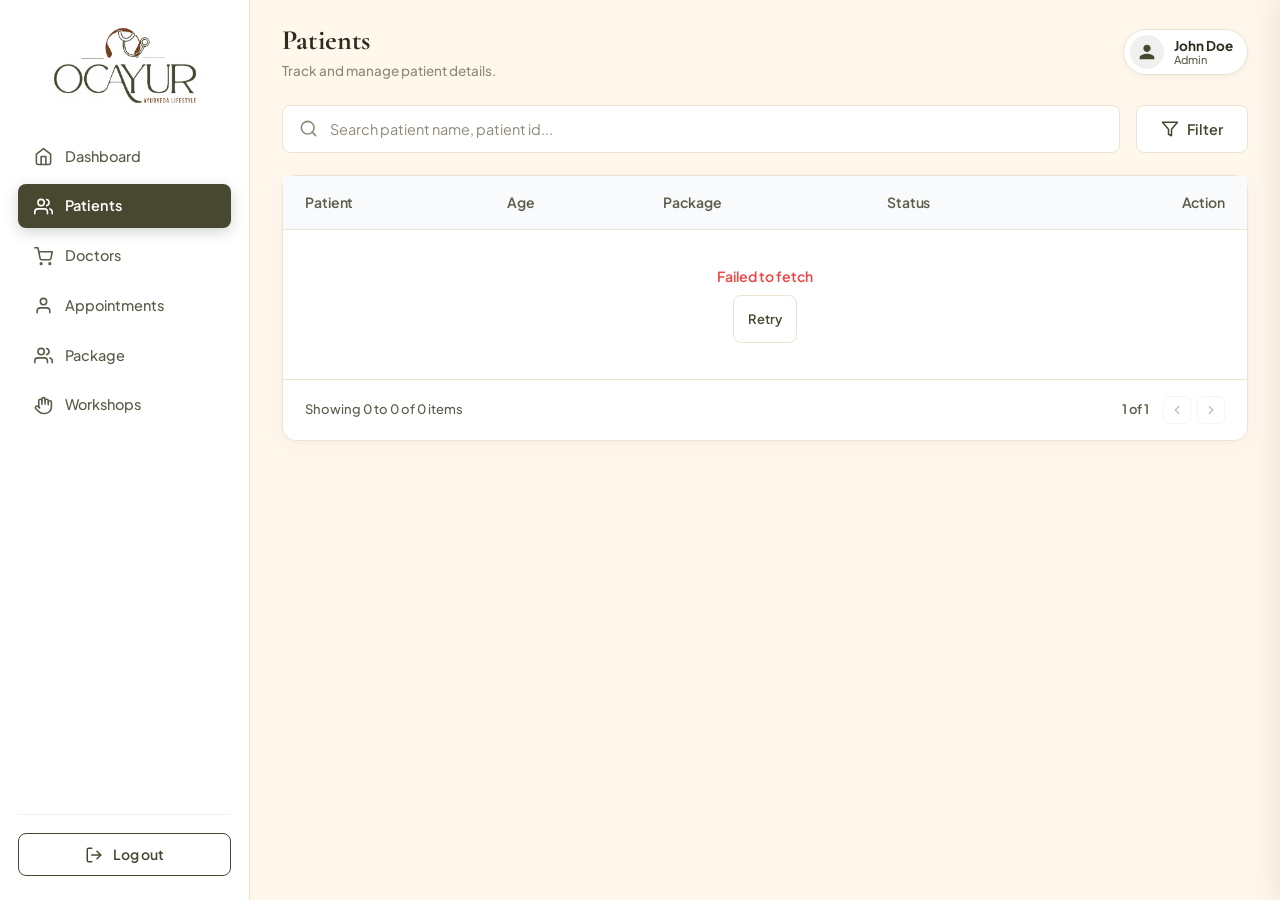
<file: patients/patients.html>
<!DOCTYPE html>
<html lang="en">
<head>
  <meta charset="UTF-8">
  <meta name="viewport" content="width=device-width, initial-scale=1.0">
  <title>Patients - Ocayur Ayurveda Lifestyle</title>

  <!-- Favicon -->
  <link rel="icon" type="image/png" href="../assets/favicon.png">
  <link rel="apple-touch-icon" href="../assets/favicon.png">

  <!-- Google Fonts: Cormorant Garamond (Serif) & Plus Jakarta Sans -->
  <link rel="preconnect" href="https://fonts.googleapis.com">
  <link rel="preconnect" href="https://fonts.gstatic.com" crossorigin>
  <link href="https://fonts.googleapis.com/css2?family=Cormorant+Garamond:ital,wght@0,500;0,600;0,700;1,600&family=Plus+Jakarta+Sans:wght@400;500;600;700;800&display=swap" rel="stylesheet">

  <link rel="stylesheet" href="../shared/dashboard.css">
  <link rel="stylesheet" href="patients.css">
</head>
<body>
  <div class="dashboard-layout">
    
    <!-- Mobile Header Bar -->
    <header class="mobile-topbar">
      <button class="menu-toggle-btn" id="menuToggleBtn" aria-label="Toggle navigation menu">
        <svg viewBox="0 0 24 24" fill="none" stroke="currentColor" stroke-width="2" stroke-linecap="round" stroke-linejoin="round">
          <line x1="3" y1="12" x2="21" y2="12"></line>
          <line x1="3" y1="6" x2="21" y2="6"></line>
          <line x1="3" y1="18" x2="21" y2="18"></line>
        </svg>
      </button>
      <div class="mobile-logo-title">
        <span class="brand-title">Ocayur</span>
      </div>
      <div class="user-avatar-sm">
        <svg viewBox="0 0 24 24" fill="currentColor">
          <path d="M12 2C6.48 2 2 6.48 2 12s4.48 10 10 10 10-4.48 10-10S17.52 2 12 2zm0 3c1.66 0 3 1.34 3 3s-1.34 3-3 3-3-1.34-3-3 1.34-3 3-3zm0 14.2c-2.5 0-4.71-1.28-6-3.22.03-1.99 4-3.08 6-3.08 1.99 0 5.97 1.09 6 3.08-1.29 1.94-3.5 3.22-6 3.22z"/>
        </svg>
      </div>
    </header>

    <!-- Sidebar Overlay for mobile -->
    <div class="sidebar-overlay" id="sidebarOverlay"></div>

    <!-- Sidebar Navigation -->
    <aside class="sidebar" id="sidebar">
      <!-- Logo Section -->
      <div class="brand-section">
        <a href="../dashboard/dashboard.html" class="brand-logo" aria-label="Ocayur Logo">
          <img src="../assets/logo.svg" alt="Ocayur - Ayurveda Lifestyle" class="brand-logo-img">
        </a>
      </div>

      <!-- Navigation Links -->
      <nav class="sidebar-nav">
        <ul class="nav-list">
          <li class="nav-item">
            <a href="../dashboard/dashboard.html" class="nav-link">
              <svg class="nav-icon" viewBox="0 0 24 24" fill="none" stroke="currentColor" stroke-width="2" stroke-linecap="round" stroke-linejoin="round">
                <path d="M3 9l9-7 9 7v11a2 2 0 0 1-2 2H5a2 2 0 0 1-2-2z"></path>
                <polyline points="9 22 9 12 15 12 15 22"></polyline>
              </svg>
              <span>Dashboard</span>
            </a>
          </li>

          <li class="nav-item">
            <a href="patients.html" class="nav-link active">
              <svg class="nav-icon" viewBox="0 0 24 24" fill="none" stroke="currentColor" stroke-width="2" stroke-linecap="round" stroke-linejoin="round">
                <path d="M17 21v-2a4 4 0 0 0-4-4H5a4 4 0 0 0-4 4v2"></path>
                <circle cx="9" cy="7" r="4"></circle>
                <path d="M23 21v-2a4 4 0 0 0-3-3.87"></path>
                <path d="M16 3.13a4 4 0 0 1 0 7.75"></path>
              </svg>
              <span>Patients</span>
            </a>
          </li>

          <li class="nav-item">
            <a href="../doctors/doctors.html" class="nav-link">
              <svg class="nav-icon" viewBox="0 0 24 24" fill="none" stroke="currentColor" stroke-width="2" stroke-linecap="round" stroke-linejoin="round">
                <circle cx="9" cy="21" r="1"></circle>
                <circle cx="20" cy="21" r="1"></circle>
                <path d="M1 1h4l2.68 13.39a2 2 0 0 0 2 1.61h9.72a2 2 0 0 0 2-1.61L23 6H6"></path>
              </svg>
              <span>Doctors</span>
            </a>
          </li>

          <li class="nav-item">
            <a href="../appointments/appointments.html" class="nav-link">
              <svg class="nav-icon" viewBox="0 0 24 24" fill="none" stroke="currentColor" stroke-width="2" stroke-linecap="round" stroke-linejoin="round">
                <path d="M20 21v-2a4 4 0 0 0-4-4H8a4 4 0 0 0-4 4v2"></path>
                <circle cx="12" cy="7" r="4"></circle>
              </svg>
              <span>Appointments</span>
            </a>
          </li>

          <li class="nav-item">
            <a href="../packages/packages.html" class="nav-link">
              <svg class="nav-icon" viewBox="0 0 24 24" fill="none" stroke="currentColor" stroke-width="2" stroke-linecap="round" stroke-linejoin="round">
                <path d="M17 21v-2a4 4 0 0 0-4-4H5a4 4 0 0 0-4 4v2"></path>
                <circle cx="9" cy="7" r="4"></circle>
                <path d="M23 21v-2a4 4 0 0 0-3-3.87"></path>
                <path d="M16 3.13a4 4 0 0 1 0 7.75"></path>
              </svg>
              <span>Package</span>
            </a>
          </li>

          <li class="nav-item">
            <a href="../workshops/workshops.html" class="nav-link">
              <svg class="nav-icon" viewBox="0 0 24 24" fill="none" stroke="currentColor" stroke-width="2" stroke-linecap="round" stroke-linejoin="round">
                <path d="M18 11V6a2 2 0 0 0-2-2v0a2 2 0 0 0-2 2v0"></path>
                <path d="M14 10V4a2 2 0 0 0-2-2v0a2 2 0 0 0-2 2v2"></path>
                <path d="M10 10.5V6a2 2 0 0 0-2-2v0a2 2 0 0 0-2 2v8"></path>
                <path d="M18 8a2 2 0 1 1 4 0v6a8 8 0 0 1-8 8h-2c-2.8 0-4.5-.86-5.99-2.34l-3.6-3.6a2 2 0 0 1 2.83-2.82L7 15"></path>
              </svg>
              <span>Workshops</span>
            </a>
          </li>
        </ul>
      </nav>

      <!-- Logout Button at bottom -->
      <div class="sidebar-footer">
        <a href="../index.html" class="logout-btn">
          <svg class="logout-icon" viewBox="0 0 24 24" fill="none" stroke="currentColor" stroke-width="2" stroke-linecap="round" stroke-linejoin="round">
            <path d="M9 21H5a2 2 0 0 1-2-2V5a2 2 0 0 1 2-2h4"></path>
            <polyline points="16 17 21 12 16 7"></polyline>
            <line x1="21" y1="12" x2="9" y2="12"></line>
          </svg>
          <span>Log out</span>
        </a>
      </div>
    </aside>

    <!-- Main Content Area -->
    <main class="main-content">
      
      <!-- Top Content Header -->
      <header class="content-header">
        <div class="header-titles">
          <h1 class="page-title">Patients</h1>
          <p class="welcome-text">Track and manage patient details.</p>
        </div>

        <!-- User Profile Badge -->
        <div class="user-profile-badge" tabindex="0" role="button" aria-label="User Profile for John Doe">
          <div class="avatar-circle">
            <svg viewBox="0 0 24 24" fill="currentColor">
              <path d="M12 12c2.21 0 4-1.79 4-4s-1.79-4-4-4-4 1.79-4 4 1.79 4 4 4zm0 2c-2.67 0-8 1.34-8 4v2h16v-2c0-2.66-5.33-4-8-4z"/>
            </svg>
          </div>
          <div class="user-info">
            <span class="user-name">John Doe</span>
            <span class="user-role">Admin</span>
          </div>
        </div>
      </header>

      <!-- Search & Filter Controls -->
      <section class="toolbar-section" aria-label="Search and Filter">
        <div class="search-box-wrapper">
          <svg class="search-icon" viewBox="0 0 24 24" fill="none" stroke="currentColor" stroke-width="2" stroke-linecap="round" stroke-linejoin="round">
            <circle cx="11" cy="11" r="8"></circle>
            <line x1="21" y1="21" x2="16.65" y2="16.65"></line>
          </svg>
          <input 
            type="text" 
            id="searchInput" 
            class="search-input" 
            placeholder="Search patient name, patient id..." 
            aria-label="Search patient name or ID"
          />
          <button type="button" class="clear-search-btn" id="clearSearchBtn" aria-label="Clear search">×</button>
        </div>

        <div class="filter-btn-wrapper">
          <button type="button" class="filter-btn" id="filterBtn" aria-label="Filter Patients">
            <svg class="filter-icon" viewBox="0 0 24 24" fill="none" stroke="currentColor" stroke-width="2" stroke-linecap="round" stroke-linejoin="round">
              <polygon points="22 3 2 3 10 12.46 10 19 14 21 14 12.46 22 3"></polygon>
            </svg>
            <span>Filter</span>
          </button>
        </div>
      </section>

      <!-- Patients Table Card -->
      <section class="table-card" aria-label="Patients Table">
        <div class="table-responsive">
          <table class="patients-table" id="patientsTable">
            <thead>
              <tr>
                <th scope="col" class="th-patient">Patient</th>
                <th scope="col" class="th-age">Age</th>
                <th scope="col" class="th-package">Package</th>
                <th scope="col" class="th-status">Status</th>
                <th scope="col" class="th-action text-right">Action</th>
              </tr>
            </thead>
            <tbody id="patientsTableBody">
              <!-- Dynamically populated via patients.js & get_patients.php -->
            </tbody>
          </table>
        </div>

        <!-- Table Footer / Pagination -->
        <footer class="table-pagination-footer">
          <div class="pagination-info">
            Showing <span id="showingStart">0</span> to <span id="showingEnd">0</span> of <span id="totalItems">0</span> items
          </div>
          <div class="pagination-controls">
            <span class="page-indicator" id="pageIndicator">1 of 1</span>
            <div class="page-arrows">
              <button type="button" class="pagination-arrow-btn" id="prevPageBtn" aria-label="Previous page" disabled>
                <svg viewBox="0 0 24 24" fill="none" stroke="currentColor" stroke-width="2.2" stroke-linecap="round" stroke-linejoin="round">
                  <polyline points="15 18 9 12 15 6"></polyline>
                </svg>
              </button>
              <button type="button" class="pagination-arrow-btn" id="nextPageBtn" aria-label="Next page" disabled>
                <svg viewBox="0 0 24 24" fill="none" stroke="currentColor" stroke-width="2.2" stroke-linecap="round" stroke-linejoin="round">
                  <polyline points="9 18 15 12 9 6"></polyline>
                </svg>
              </button>
            </div>
          </div>
        </footer>
      </section>

    </main>
  </div>

  <!-- View Patient Details Modal Dialog -->
  <div class="modal-backdrop" id="viewPatientModal" role="dialog" aria-modal="true" aria-labelledby="modalTitle" aria-hidden="true">
    <div class="modal-card">
      
      <!-- Modal Close Button -->
      <button type="button" class="modal-close-btn" id="closeModalBtn" aria-label="Close modal">
        <svg viewBox="0 0 24 24" fill="none" stroke="currentColor" stroke-width="2.2" stroke-linecap="round" stroke-linejoin="round">
          <line x1="18" y1="6" x2="6" y2="18"></line>
          <line x1="6" y1="6" x2="18" y2="18"></line>
        </svg>
      </button>

      <!-- Modal Header -->
      <header class="modal-header">
        <div class="modal-header-icon-wrapper">
          <svg class="modal-header-icon" viewBox="0 0 24 24" fill="none" stroke="currentColor" stroke-width="2" stroke-linecap="round" stroke-linejoin="round">
            <path d="M1 12s4-8 11-8 11 8 11 8-4 8-11 8-11-8-11-8z"></path>
            <circle cx="12" cy="12" r="3"></circle>
          </svg>
        </div>
        <div class="modal-header-text">
          <h2 id="modalTitle" class="modal-title">View</h2>
          <p class="modal-subtitle">Your Viewing Patient Details</p>
        </div>
      </header>

      <!-- Modal Body (Patient Information Grid) -->
      <div class="modal-body">
        <div class="details-grid">
          
          <div class="detail-row">
            <span class="detail-key">Name:</span>
            <span class="detail-val" id="modalPatientName">-</span>
          </div>

          <div class="detail-row">
            <span class="detail-key">Phone Number:</span>
            <span class="detail-val" id="modalPatientPhone">-</span>
          </div>

          <div class="detail-row">
            <span class="detail-key">Email:</span>
            <span class="detail-val" id="modalPatientEmail">-</span>
          </div>

          <div class="detail-row">
            <span class="detail-key">Age:</span>
            <span class="detail-val" id="modalPatientAge">-</span>
          </div>

          <div class="detail-row">
            <span class="detail-key">Gender:</span>
            <span class="detail-val" id="modalPatientGender">-</span>
          </div>

          <div class="detail-row">
            <span class="detail-key">Package:</span>
            <span class="detail-val" id="modalPatientPackage">-</span>
          </div>

          <div class="detail-row">
            <span class="detail-key">Total Appointments:</span>
            <span class="detail-val" id="modalPatientAppointments">-</span>
          </div>

        </div>
      </div>

    </div>
  </div>

  <!-- Filters Slide-Over Drawer -->
  <div class="filter-drawer-backdrop" id="filterDrawerBackdrop" aria-hidden="true"></div>
  
  <aside class="filter-drawer" id="filterDrawer" role="dialog" aria-modal="true" aria-labelledby="filterDrawerTitle" aria-hidden="true">
    <!-- Filter Drawer Header -->
    <header class="filter-drawer-header">
      <h2 id="filterDrawerTitle" class="filter-drawer-title">Filters</h2>
      <button type="button" class="filter-drawer-close-btn" id="closeFilterDrawerBtn" aria-label="Close filters">
        <svg viewBox="0 0 24 24" fill="none" stroke="currentColor" stroke-width="2.2" stroke-linecap="round" stroke-linejoin="round">
          <line x1="18" y1="6" x2="6" y2="18"></line>
          <line x1="6" y1="6" x2="18" y2="18"></line>
        </svg>
      </button>
    </header>

    <!-- Filter Drawer Body (Accordions) -->
    <div class="filter-drawer-body">
      
      <!-- Accordion 1: PACKAGE -->
      <div class="filter-accordion" id="packageAccordion">
        <button type="button" class="filter-accordion-header" id="packageAccordionBtn" aria-expanded="false" aria-controls="packageAccordionContent">
          <span class="accordion-title">PACKAGE</span>
          <svg class="accordion-chevron" viewBox="0 0 24 24" fill="none" stroke="currentColor" stroke-width="2.2" stroke-linecap="round" stroke-linejoin="round">
            <polyline points="6 9 12 15 18 9"></polyline>
          </svg>
        </button>
        <div class="filter-accordion-content" id="packageAccordionContent">
          <!-- Dynamically populated from database via patients.js -->
        </div>
      </div>

      <!-- Accordion 2: STATUS -->
      <div class="filter-accordion" id="statusAccordion">
        <button type="button" class="filter-accordion-header" id="statusAccordionBtn" aria-expanded="false" aria-controls="statusAccordionContent">
          <span class="accordion-title">STATUS</span>
          <svg class="accordion-chevron" viewBox="0 0 24 24" fill="none" stroke="currentColor" stroke-width="2.2" stroke-linecap="round" stroke-linejoin="round">
            <polyline points="6 9 12 15 18 9"></polyline>
          </svg>
        </button>
        <div class="filter-accordion-content" id="statusAccordionContent">
          <!-- Dynamically populated from database via patients.js -->
        </div>
      </div>

    </div>

    <!-- Filter Drawer Footer / Reset Button -->
    <footer class="filter-drawer-footer">
      <button type="button" class="reset-filter-btn" id="resetFilterBtn">
        <span>Reset Filter</span>
      </button>
    </footer>
  </aside>

  <script src="../shared/api_config.js"></script>
  <script src="../shared/dashboard.js"></script>
  <script src="patients.js"></script>
</body>
</html>
</file>
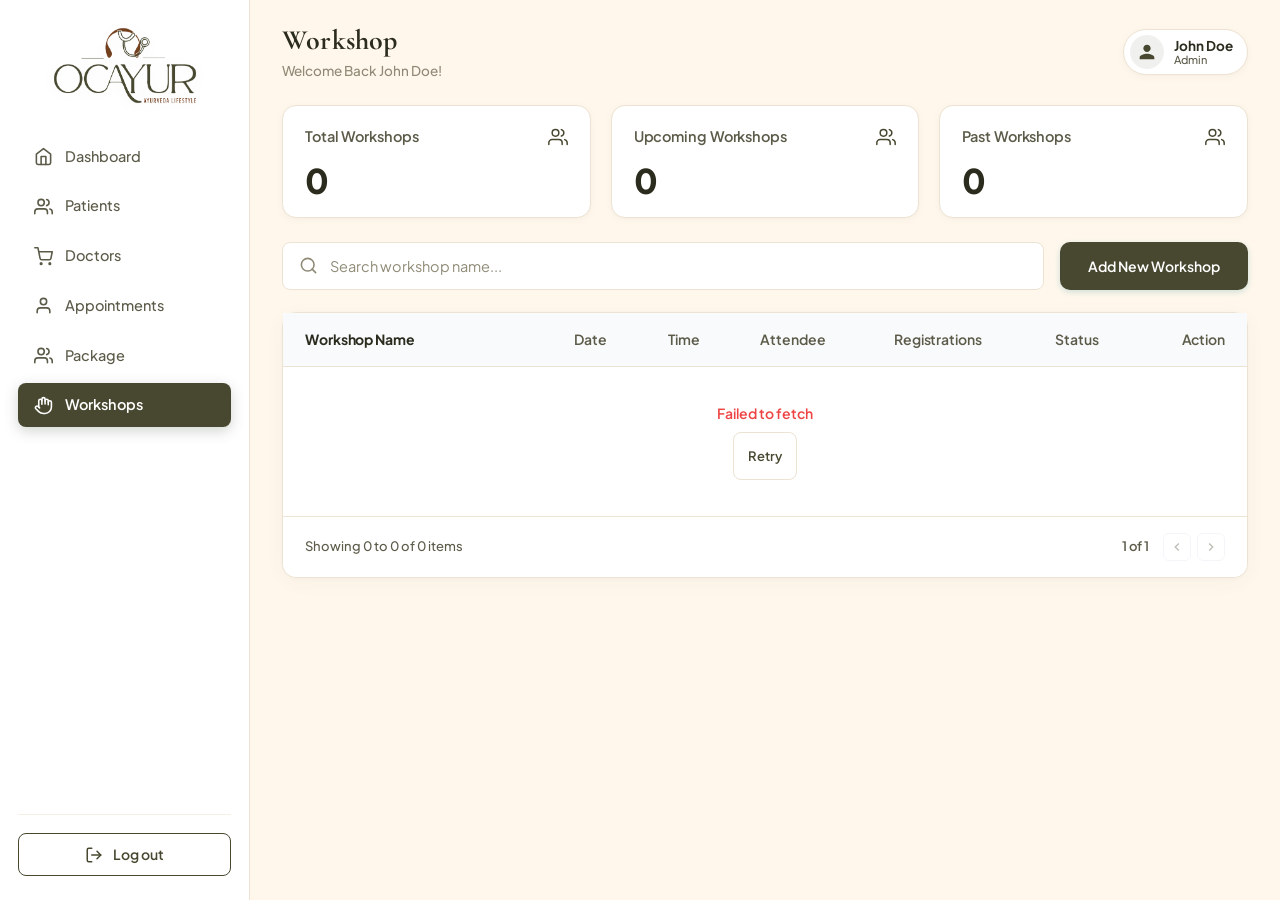
<file: workshops/workshops.html>
<!DOCTYPE html>
<html lang="en">

<head>
  <meta charset="UTF-8">
  <meta name="viewport" content="width=device-width, initial-scale=1.0">
  <title>Workshops - Ocayur Ayurveda Lifestyle</title>

  <!-- Favicon -->
  <link rel="icon" type="image/png" href="../assets/favicon.png">
  <link rel="apple-touch-icon" href="../assets/favicon.png">

  <!-- Google Fonts: Cormorant Garamond (Serif) & Plus Jakarta Sans -->
  <link rel="preconnect" href="https://fonts.googleapis.com">
  <link rel="preconnect" href="https://fonts.gstatic.com" crossorigin>
  <link href="https://fonts.googleapis.com/css2?family=Cormorant+Garamond:ital,wght@0,500;0,600;0,700;1,600&family=Plus+Jakarta+Sans:wght@400;500;600;700;800&display=swap"
    rel="stylesheet">

  <link rel="stylesheet" href="../shared/dashboard.css?v=2.1">
  <link rel="stylesheet" href="workshops.css?v=2.1">
</head>

<body>
  <div class="dashboard-layout">

    <!-- Mobile Header Bar -->
    <header class="mobile-topbar">
      <button class="menu-toggle-btn" id="menuToggleBtn" aria-label="Toggle navigation menu">
        <svg viewBox="0 0 24 24" fill="none" stroke="currentColor" stroke-width="2" stroke-linecap="round"
          stroke-linejoin="round">
          <line x1="3" y1="12" x2="21" y2="12"></line>
          <line x1="3" y1="6" x2="21" y2="6"></line>
          <line x1="3" y1="18" x2="21" y2="18"></line>
        </svg>
      </button>
      <div class="mobile-logo-title">
        <span class="brand-title">Ocayur</span>
      </div>
      <div class="user-avatar-sm">
        <svg viewBox="0 0 24 24" fill="currentColor">
          <path
            d="M12 2C6.48 2 2 6.48 2 12s4.48 10 10 10 10-4.48 10-10S17.52 2 12 2zm0 3c1.66 0 3 1.34 3 3s-1.34 3-3 3-3-1.34-3-3 1.34-3 3-3zm0 14.2c-2.5 0-4.71-1.28-6-3.22.03-1.99 4-3.08 6-3.08 1.99 0 5.97 1.09 6 3.08-1.29 1.94-3.5 3.22-6 3.22z" />
        </svg>
      </div>
    </header>

    <!-- Sidebar Overlay for mobile -->
    <div class="sidebar-overlay" id="sidebarOverlay"></div>

    <!-- Sidebar Navigation -->
    <aside class="sidebar" id="sidebar">
      <!-- Logo Section -->
      <div class="brand-section">
        <a href="../dashboard/dashboard.html" class="brand-logo" aria-label="Ocayur Logo">
          <img src="../assets/logo.svg" alt="Ocayur - Ayurveda Lifestyle"
            class="brand-logo-img">
        </a>
      </div>

      <!-- Navigation Links -->
      <nav class="sidebar-nav">
        <ul class="nav-list">
          <li class="nav-item">
            <a href="../dashboard/dashboard.html" class="nav-link">
              <svg class="nav-icon" viewBox="0 0 24 24" fill="none" stroke="currentColor" stroke-width="2"
                stroke-linecap="round" stroke-linejoin="round">
                <path d="M3 9l9-7 9 7v11a2 2 0 0 1-2 2H5a2 2 0 0 1-2-2z"></path>
                <polyline points="9 22 9 12 15 12 15 22"></polyline>
              </svg>
              <span>Dashboard</span>
            </a>
          </li>

          <li class="nav-item">
            <a href="../patients/patients.html" class="nav-link">
              <svg class="nav-icon" viewBox="0 0 24 24" fill="none" stroke="currentColor" stroke-width="2"
                stroke-linecap="round" stroke-linejoin="round">
                <path d="M17 21v-2a4 4 0 0 0-4-4H5a4 4 0 0 0-4 4v2"></path>
                <circle cx="9" cy="7" r="4"></circle>
                <path d="M23 21v-2a4 4 0 0 0-3-3.87"></path>
                <path d="M16 3.13a4 4 0 0 1 0 7.75"></path>
              </svg>
              <span>Patients</span>
            </a>
          </li>

          <li class="nav-item">
            <a href="../doctors/doctors.html" class="nav-link">
              <svg class="nav-icon" viewBox="0 0 24 24" fill="none" stroke="currentColor" stroke-width="2"
                stroke-linecap="round" stroke-linejoin="round">
                <circle cx="9" cy="21" r="1"></circle>
                <circle cx="20" cy="21" r="1"></circle>
                <path d="M1 1h4l2.68 13.39a2 2 0 0 0 2 1.61h9.72a2 2 0 0 0 2-1.61L23 6H6"></path>
              </svg>
              <span>Doctors</span>
            </a>
          </li>

          <li class="nav-item">
            <a href="../appointments/appointments.html" class="nav-link">
              <svg class="nav-icon" viewBox="0 0 24 24" fill="none" stroke="currentColor" stroke-width="2"
                stroke-linecap="round" stroke-linejoin="round">
                <path d="M20 21v-2a4 4 0 0 0-4-4H8a4 4 0 0 0-4 4v2"></path>
                <circle cx="12" cy="7" r="4"></circle>
              </svg>
              <span>Appointments</span>
            </a>
          </li>

          <li class="nav-item">
            <a href="../packages/packages.html" class="nav-link">
              <svg class="nav-icon" viewBox="0 0 24 24" fill="none" stroke="currentColor" stroke-width="2"
                stroke-linecap="round" stroke-linejoin="round">
                <path d="M17 21v-2a4 4 0 0 0-4-4H5a4 4 0 0 0-4 4v2"></path>
                <circle cx="9" cy="7" r="4"></circle>
                <path d="M23 21v-2a4 4 0 0 0-3-3.87"></path>
                <path d="M16 3.13a4 4 0 0 1 0 7.75"></path>
              </svg>
              <span>Package</span>
            </a>
          </li>

          <li class="nav-item">
            <a href="workshops.html" class="nav-link active">
              <svg class="nav-icon" viewBox="0 0 24 24" fill="none" stroke="currentColor" stroke-width="2"
                stroke-linecap="round" stroke-linejoin="round">
                <path d="M18 11V6a2 2 0 0 0-2-2v0a2 2 0 0 0-2 2v0"></path>
                <path d="M14 10V4a2 2 0 0 0-2-2v0a2 2 0 0 0-2 2v2"></path>
                <path d="M10 10.5V6a2 2 0 0 0-2-2v0a2 2 0 0 0-2 2v8"></path>
                <path
                  d="M18 8a2 2 0 1 1 4 0v6a8 8 0 0 1-8 8h-2c-2.8 0-4.5-.86-5.99-2.34l-3.6-3.6a2 2 0 0 1 2.83-2.82L7 15">
                </path>
              </svg>
              <span>Workshops</span>
            </a>
          </li>
        </ul>
      </nav>

      <!-- Logout Button at bottom -->
      <div class="sidebar-footer">
        <a href="../index.html" class="logout-btn">
          <svg class="logout-icon" viewBox="0 0 24 24" fill="none" stroke="currentColor" stroke-width="2"
            stroke-linecap="round" stroke-linejoin="round">
            <path d="M9 21H5a2 2 0 0 1-2-2V5a2 2 0 0 1 2-2h4"></path>
            <polyline points="16 17 21 12 16 7"></polyline>
            <line x1="21" y1="12" x2="9" y2="12"></line>
          </svg>
          <span>Log out</span>
        </a>
      </div>
    </aside>

    <!-- Main Content Area -->
    <main class="main-content">

      <!-- ==========================================================================
           VIEW 1: WORKSHOPS LIST VIEW (Screens 1 & 3)
           ========================================================================== -->
      <div class="workshop-view-section active" id="workshopsListView">

        <!-- Content Header -->
        <header class="content-header">
          <div class="header-titles">
            <h1 class="page-title">Workshop</h1>
            <p class="welcome-text">Welcome Back John Doe!</p>
          </div>

          <!-- User Profile Badge -->
          <div class="user-profile-badge" tabindex="0" role="button" aria-label="User Profile for John Doe">
            <div class="avatar-circle">
              <svg viewBox="0 0 24 24" fill="currentColor">
                <path
                  d="M12 12c2.21 0 4-1.79 4-4s-1.79-4-4-4-4 1.79-4 4 1.79 4 4 4zm0 2c-2.67 0-8 1.34-8 4v2h16v-2c0-2.66-5.33-4-8-4z" />
              </svg>
            </div>
            <div class="user-info">
              <span class="user-name">John Doe</span>
              <span class="user-role">Admin</span>
            </div>
          </div>
        </header>

        <!-- Stats Grid (Row of 3 Cards matching Screen 1) -->
        <section class="appointments-stats-grid workshop-stats-grid" aria-label="Workshop Statistics">

          <!-- Total Workshops Card -->
          <div class="stat-card">
            <div class="stat-card-header">
              <span class="stat-title">Total Workshops</span>
              <div class="stat-icon-wrapper">
                <svg class="stat-icon" viewBox="0 0 24 24" fill="none" stroke="currentColor" stroke-width="2"
                  stroke-linecap="round" stroke-linejoin="round">
                  <path d="M17 21v-2a4 4 0 0 0-4-4H5a4 4 0 0 0-4 4v2"></path>
                  <circle cx="9" cy="7" r="4"></circle>
                  <path d="M23 21v-2a4 4 0 0 0-3-3.87"></path>
                  <path d="M16 3.13a4 4 0 0 1 0 7.75"></path>
                </svg>
              </div>
            </div>
            <div class="stat-value" id="statTotalWorkshops">0</div>
          </div>

          <!-- Upcoming Workshops Card -->
          <div class="stat-card">
            <div class="stat-card-header">
              <span class="stat-title">Upcoming Workshops</span>
              <div class="stat-icon-wrapper">
                <svg class="stat-icon" viewBox="0 0 24 24" fill="none" stroke="currentColor" stroke-width="2"
                  stroke-linecap="round" stroke-linejoin="round">
                  <path d="M17 21v-2a4 4 0 0 0-4-4H5a4 4 0 0 0-4 4v2"></path>
                  <circle cx="9" cy="7" r="4"></circle>
                  <path d="M23 21v-2a4 4 0 0 0-3-3.87"></path>
                  <path d="M16 3.13a4 4 0 0 1 0 7.75"></path>
                </svg>
              </div>
            </div>
            <div class="stat-value" id="statUpcomingWorkshops">0</div>
          </div>

          <!-- Past Workshops Card -->
          <div class="stat-card">
            <div class="stat-card-header">
              <span class="stat-title">Past Workshops</span>
              <div class="stat-icon-wrapper">
                <svg class="stat-icon" viewBox="0 0 24 24" fill="none" stroke="currentColor" stroke-width="2"
                  stroke-linecap="round" stroke-linejoin="round">
                  <path d="M17 21v-2a4 4 0 0 0-4-4H5a4 4 0 0 0-4 4v2"></path>
                  <circle cx="9" cy="7" r="4"></circle>
                  <path d="M23 21v-2a4 4 0 0 0-3-3.87"></path>
                  <path d="M16 3.13a4 4 0 0 1 0 7.75"></path>
                </svg>
              </div>
            </div>
            <div class="stat-value" id="statPastWorkshops">0</div>
          </div>

        </section>

        <!-- Search Toolbar with Filter & Add Buttons -->
        <section class="toolbar-section workshops-toolbar" aria-label="Search, Filter and Add Workshop">
          <div class="search-box-wrapper">
            <svg class="search-icon" viewBox="0 0 24 24" fill="none" stroke="currentColor" stroke-width="2"
              stroke-linecap="round" stroke-linejoin="round">
              <circle cx="11" cy="11" r="8"></circle>
              <line x1="21" y1="21" x2="16.65" y2="16.65"></line>
            </svg>
            <input type="text" id="workshopSearchInput" class="search-input" placeholder="Search workshop name..."
              aria-label="Search workshop name" />
            <button type="button" class="clear-search-btn" id="clearWorkshopSearchBtn"
              aria-label="Clear search">×</button>
          </div>

          <div class="toolbar-actions-group">
            <!-- Filter Button (Opens Slide-over Drawer) -->
            <!-- <button type="button" class="filter-btn" id="openWorkshopFilterBtn" aria-label="Filter Workshops">
              <svg class="filter-icon" viewBox="0 0 24 24" fill="none" stroke="currentColor" stroke-width="2" stroke-linecap="round" stroke-linejoin="round">
                <polygon points="22 3 2 3 10 12.46 10 19 14 21 14 12.46 22 3"></polygon>
              </svg>
              <span>Filter</span>
            </button> -->

            <!-- Add Button -->
            <button type="button" class="btn-primary-teal add-workshop-btn" id="openAddWorkshopBtn">
              <span>Add New Workshop</span>
            </button>
          </div>
        </section>

        <!-- Workshops Table Card -->
        <section class="table-card" aria-label="Workshops Table">
          <div class="table-responsive">
            <table class="patients-table workshops-table" id="workshopsTable">
              <thead>
                <tr>
                  <th scope="col" class="th-ws-name">Workshop Name</th>
                  <th scope="col" class="th-date">Date</th>
                  <th scope="col" class="th-time">Time</th>
                  <th scope="col" class="th-attendee">Attendee</th>
                  <th scope="col" class="th-registrations">Registrations</th>
                  <th scope="col" class="th-status">Status</th>
                  <th scope="col" class="th-action text-right">Action</th>
                </tr>
              </thead>
              <tbody id="workshopsTableBody">
              </tbody>
            </table>
          </div>

          <!-- Table Footer / Pagination -->
          <footer class="table-pagination-footer">
            <div class="pagination-info">
              Showing <span id="wsShowingStart">0</span> to <span id="wsShowingEnd">0</span> of <span
                id="wsTotalItems">0</span> items
            </div>
            <div class="pagination-controls">
              <span class="page-indicator" id="wsPageIndicator">1 of 1</span>
              <div class="page-arrows">
                <button type="button" class="pagination-arrow-btn" id="wsPrevPageBtn" aria-label="Previous page"
                  disabled>
                  <svg viewBox="0 0 24 24" fill="none" stroke="currentColor" stroke-width="2.2">
                    <polyline points="15 18 9 12 15 6"></polyline>
                  </svg>
                </button>
                <button type="button" class="pagination-arrow-btn" id="wsNextPageBtn" aria-label="Next page" disabled>
                  <svg viewBox="0 0 24 24" fill="none" stroke="currentColor" stroke-width="2.2">
                    <polyline points="9 18 15 12 9 6"></polyline>
                  </svg>
                </button>
              </div>
            </div>
          </footer>
        </section>

      </div>

      <!-- ==========================================================================
           VIEW 2: ADD WORKSHOP VIEW (Screen 2)
           ========================================================================== -->
      <div class="workshop-view-section" id="addWorkshopView">

        <!-- Header -->
        <header class="content-header form-view-header">
          <div class="header-titles">
            <h1 class="page-title">Add Workshop</h1>
            <p class="welcome-text">Welcome Back John Doe!</p>
          </div>

          <div class="user-profile-badge" tabindex="0" role="button">
            <div class="avatar-circle">
              <svg viewBox="0 0 24 24" fill="currentColor">
                <path
                  d="M12 12c2.21 0 4-1.79 4-4s-1.79-4-4-4-4 1.79-4 4 1.79 4 4 4zm0 2c-2.67 0-8 1.34-8 4v2h16v-2c0-2.66-5.33-4-8-4z" />
              </svg>
            </div>
            <div class="user-info">
              <span class="user-name">John Doe</span>
              <span class="user-role">Admin</span>
            </div>
          </div>
        </header>

        <!-- Back Button -->
        <div class="back-nav-bar">
          <button type="button" class="back-btn" id="backFromAddWsBtn">
            <svg class="back-icon" viewBox="0 0 24 24" fill="none" stroke="currentColor" stroke-width="2.5"
              stroke-linecap="round" stroke-linejoin="round">
              <line x1="19" y1="12" x2="5" y2="12"></line>
              <polyline points="12 19 5 12 12 5"></polyline>
            </svg>
            <span>Back</span>
          </button>
        </div>

        <!-- Add Workshop Form Card (Single Card matching Screen 2) -->
        <form id="addWorkshopForm" class="workshop-form-card">

          <div class="form-grid-2col">
            <div class="form-group">
              <label for="addWsName" class="form-label">Workshop Name <span class="required-star">*</span></label>
              <input type="text" id="addWsName" class="form-control-input" placeholder="Enter workshop name" pattern="[^0-9]*" oninput="this.value = this.value.replace(/[0-9]/g, '')" required>
            </div>

            <div class="form-group">
              <label for="addWsSubtitle" class="form-label">Workshop Subtitle <span
                  class="required-star">*</span></label>
              <input type="text" id="addWsSubtitle" class="form-control-input" placeholder="Enter workshop subtitle" pattern="[^0-9]*" oninput="this.value = this.value.replace(/[0-9]/g, '')"
                required>
            </div>

            <div class="form-group">
              <label for="addWsDate" class="form-label">Date <span class="required-star">*</span></label>
              <input type="date" id="addWsDate" class="form-control-input date-input-field" required>
            </div>

            <div class="form-group">
              <label for="addWsTime" class="form-label">Time <span class="required-star">*</span></label>
              <input type="time" id="addWsTime" class="form-control-input time-input-field" required>
            </div>

            <div class="form-group">
              <label for="addWsAttendee" class="form-label">Attendee <span class="required-star">*</span></label>
              <div class="select-dropdown-container">
                <select id="addWsAttendee" class="form-control-input form-select-input" required>
                  <option value="" disabled selected>Select attendee</option>
                  <option value="Doctor">Doctor</option>
                  <option value="Patient">Patient</option>
                  <option value="Both">Both</option>
                </select>
                <svg class="select-chevron" viewBox="0 0 24 24" fill="none" stroke="currentColor" stroke-width="2.2">
                  <polyline points="6 9 12 15 18 9"></polyline>
                </svg>
              </div>
            </div>
          </div>

          <div class="form-group full-width-field">
            <label for="addWsFee" class="form-label">Registration fee <span class="required-star">*</span></label>
            <input type="text" id="addWsFee" class="form-control-input" placeholder="Eg. 500" pattern="[0-9]*" oninput="this.value = this.value.replace(/[^0-9]/g, '')" required>
          </div>

          <div class="form-group full-width-field">
            <label for="addWsAbout" class="form-label">About the workshop <span class="required-star">*</span></label>
            <textarea id="addWsAbout" class="form-control-textarea" rows="2" placeholder="Describe About Workshop"
              required></textarea>
          </div>

          <div class="form-group full-width-field">
            <label for="addWsAssignSpeaker" class="form-label">Assign Speaker <span
                class="required-star">*</span></label>
            <input type="text" id="addWsAssignSpeaker" class="form-control-input"
              placeholder="Enter or assign speaker name" pattern="[^0-9]*" oninput="this.value = this.value.replace(/[0-9]/g, '')" required>
          </div>

          <div class="form-group full-width-field">
            <label for="addWsSpeaker" class="form-label">About the speaker <span class="required-star">*</span></label>
            <textarea id="addWsSpeaker" class="form-control-textarea" rows="2" placeholder="Describe About Speaker"
              required></textarea>
          </div>

          <div class="form-group full-width-field">
            <label for="addWsMeetLink" class="form-label">Meet Link <span class="required-star">*</span></label>
            <input type="url" id="addWsMeetLink" class="form-control-input"
              placeholder="Enter meet link (e.g. https://meet.google.com/...)" required>
          </div>


          <div class="form-group full-width-field">
            <label class="form-label">Upload Image <span class="required-star">*</span></label>
            <div class="dropzone-box" id="addWsDropzoneBox">
              <input type="file" id="addWsImageInput" class="dropzone-file-input" accept="image/*">
              <div class="dropzone-icon-wrap">
                <svg class="dropzone-icon" viewBox="0 0 24 24" fill="currentColor">
                  <path
                    d="M19.35 10.04C18.67 6.59 15.64 4 12 4 9.11 4 6.6 5.64 5.35 8.04 2.34 8.36 0 10.91 0 14c0 3.31 2.69 6 6 6h13c2.76 0 5-2.24 5-5 0-2.64-2.05-4.78-4.65-4.96zM14 13v4h-4v-4H7l5-5 5 5h-3z" />
                </svg>
              </div>
              <p class="dropzone-main-text">Drag your file(s) to start uploading</p>
              <div class="dropzone-divider"><span>OR</span></div>
              <button type="button" class="btn-browse-file" id="addWsBrowseBtn">Browse files</button>
              <span class="dropzone-selected-filename" id="addWsFileName"></span>
            </div>
          </div>

          <!-- Bottom Action Row -->
          <div class="form-action-row">
            <button type="submit" class="btn-primary-teal form-submit-btn">
              <span>Add</span>
            </button>
          </div>

        </form>

      </div>

      <!-- ==========================================================================
           VIEW 3: EDIT WORKSHOP VIEW (Screen 4)
           ========================================================================== -->
      <div class="workshop-view-section" id="editWorkshopView">

        <!-- Header -->
        <header class="content-header form-view-header">
          <div class="header-titles">
            <h1 class="page-title">Edit Workshop</h1>
            <p class="welcome-text">Welcome Back John Doe!</p>
          </div>

          <div class="user-profile-badge" tabindex="0" role="button">
            <div class="avatar-circle">
              <svg viewBox="0 0 24 24" fill="currentColor">
                <path
                  d="M12 12c2.21 0 4-1.79 4-4s-1.79-4-4-4-4 1.79-4 4 1.79 4 4 4zm0 2c-2.67 0-8 1.34-8 4v2h16v-2c0-2.66-5.33-4-8-4z" />
              </svg>
            </div>
            <div class="user-info">
              <span class="user-name">John Doe</span>
              <span class="user-role">Admin</span>
            </div>
          </div>
        </header>

        <!-- Back Button -->
        <div class="back-nav-bar">
          <button type="button" class="back-btn" id="backFromEditWsBtn">
            <svg class="back-icon" viewBox="0 0 24 24" fill="none" stroke="currentColor" stroke-width="2.5"
              stroke-linecap="round" stroke-linejoin="round">
              <line x1="19" y1="12" x2="5" y2="12"></line>
              <polyline points="12 19 5 12 12 5"></polyline>
            </svg>
            <span>Back</span>
          </button>
        </div>

        <!-- Edit Workshop Form Card (Single Card matching Screen 4) -->
        <form id="editWorkshopForm" class="workshop-form-card">

          <div class="form-grid-2col">
            <div class="form-group">
              <label for="editWsName" class="form-label">Workshop Name <span class="required-star">*</span></label>
              <input type="text" id="editWsName" class="form-control-input" placeholder="Enter workshop name" pattern="[^0-9]*" oninput="this.value = this.value.replace(/[0-9]/g, '')" required>
            </div>

            <div class="form-group">
              <label for="editWsSubtitle" class="form-label">Workshop Subtitle <span
                  class="required-star">*</span></label>
              <input type="text" id="editWsSubtitle" class="form-control-input" placeholder="Enter workshop subtitle" pattern="[^0-9]*" oninput="this.value = this.value.replace(/[0-9]/g, '')"
                required>
            </div>

            <div class="form-group">
              <label for="editWsDate" class="form-label">Date <span class="required-star">*</span></label>
              <input type="date" id="editWsDate" class="form-control-input date-input-field" required>
            </div>

            <div class="form-group">
              <label for="editWsTime" class="form-label">Time <span class="required-star">*</span></label>
              <input type="time" id="editWsTime" class="form-control-input time-input-field" required>
            </div>

            <div class="form-group">
              <label for="editWsAttendee" class="form-label">Attendee <span class="required-star">*</span></label>
              <div class="select-dropdown-container">
                <select id="editWsAttendee" class="form-control-input form-select-input" required>
                  <option value="" disabled selected>Select attendee</option>
                  <option value="Doctor">Doctor</option>
                  <option value="Patient">Patient</option>
                  <option value="Both">Both</option>
                </select>
                <svg class="select-chevron" viewBox="0 0 24 24" fill="none" stroke="currentColor" stroke-width="2.2">
                  <polyline points="6 9 12 15 18 9"></polyline>
                </svg>
              </div>
            </div>
          </div>

          <div class="form-group full-width-field">
            <label for="editWsFee" class="form-label">Registration fee <span class="required-star">*</span></label>
            <input type="text" id="editWsFee" class="form-control-input" placeholder="Eg. 500" pattern="[0-9]*" oninput="this.value = this.value.replace(/[^0-9]/g, '')" required>
          </div>

          <div class="form-group full-width-field">
            <label for="editWsAbout" class="form-label">About the workshop <span class="required-star">*</span></label>
            <textarea id="editWsAbout" class="form-control-textarea" rows="2" placeholder="Describe About Workshop"
              required></textarea>
          </div>

          <div class="form-group full-width-field">
            <label for="editWsSpeaker" class="form-label">About the speaker <span class="required-star">*</span></label>
            <textarea id="editWsSpeaker" class="form-control-textarea" rows="2" placeholder="Describe About Speaker"
              required></textarea>
          </div>

          <div class="form-group full-width-field">
            <label for="editWsMeetLink" class="form-label">Meet Link <span class="required-star">*</span></label>
            <input type="url" id="editWsMeetLink" class="form-control-input" placeholder="Enter meet link" required>
          </div>

          <div class="form-group full-width-field">
            <label for="editWsAssignSpeaker" class="form-label">Assign Speaker <span
                class="required-star">*</span></label>
            <input type="text" id="editWsAssignSpeaker" class="form-control-input"
              placeholder="Enter or assign speaker name" pattern="[^0-9]*" oninput="this.value = this.value.replace(/[0-9]/g, '')" required>
          </div>

          <div class="form-group full-width-field">
            <label class="form-label">Upload Image <span class="required-star">*</span></label>
            <div class="dropzone-box" id="editWsDropzoneBox">
              <input type="file" id="editWsImageInput" class="dropzone-file-input" accept="image/*">
              <div class="dropzone-icon-wrap">
                <svg class="dropzone-icon" viewBox="0 0 24 24" fill="currentColor">
                  <path
                    d="M19.35 10.04C18.67 6.59 15.64 4 12 4 9.11 4 6.6 5.64 5.35 8.04 2.34 8.36 0 10.91 0 14c0 3.31 2.69 6 6 6h13c2.76 0 5-2.24 5-5 0-2.64-2.05-4.78-4.65-4.96zM14 13v4h-4v-4H7l5-5 5 5h-3z" />
                </svg>
              </div>
              <p class="dropzone-main-text">Drag your file(s) to start uploading</p>
              <div class="dropzone-divider"><span>OR</span></div>
              <button type="button" class="btn-browse-file" id="editWsBrowseBtn">Browse files</button>
              <span class="dropzone-selected-filename" id="editWsFileName"></span>
            </div>
          </div>

          <!-- Bottom Action Row -->
          <div class="form-action-row">
            <button type="submit" class="btn-primary-teal form-submit-btn" id="saveWorkshopBtn">
              <span>Save</span>
            </button>
          </div>

        </form>

      </div>

    </main>
  </div>

  <!-- ==========================================================================
       DRAWER: FILTERS SLIDE-OVER DRAWER (Screen 5)
       ========================================================================== -->
  <div class="filter-drawer-backdrop" id="workshopFilterDrawer" aria-hidden="true">
    <div class="filter-drawer-panel" role="dialog" aria-labelledby="filterDrawerTitle">

      <!-- Drawer Header -->
      <header class="filter-drawer-header">
        <h2 id="filterDrawerTitle" class="filter-drawer-title">Filters</h2>
        <button type="button" class="filter-close-btn" id="closeWorkshopFilterBtn" aria-label="Close filters">
          <svg viewBox="0 0 24 24" fill="none" stroke="currentColor" stroke-width="2.2">
            <line x1="18" y1="6" x2="6" y2="18"></line>
            <line x1="6" y1="6" x2="18" y2="18"></line>
          </svg>
        </button>
      </header>

      <!-- Drawer Content -->
      <div class="filter-drawer-body">

        <!-- STATUS Accordion Group -->
        <div class="filter-accordion-group">
          <button type="button" class="filter-accordion-header" id="statusAccordionBtn" aria-expanded="true"
            aria-controls="statusFilterOptions">
            <span class="accordion-title">STATUS</span>
            <svg class="accordion-chevron" viewBox="0 0 24 24" fill="none" stroke="currentColor" stroke-width="2.2">
              <polyline points="6 9 12 15 18 9"></polyline>
            </svg>
          </button>

          <div class="filter-accordion-content open" id="statusFilterOptions">
            <label class="filter-checkbox-label">
              <span class="checkbox-text">Upcoming</span>
              <input type="checkbox" class="custom-checkbox" name="wsStatusFilter" value="Upcoming">
              <span class="checkmark-box"></span>
            </label>

            <label class="filter-checkbox-label">
              <span class="checkbox-text">Completed</span>
              <input type="checkbox" class="custom-checkbox" name="wsStatusFilter" value="Completed">
              <span class="checkmark-box"></span>
            </label>
          </div>
        </div>

      </div>

      <!-- Drawer Footer -->
      <footer class="filter-drawer-footer">
        <button type="button" class="btn-reset-filter" id="resetWorkshopFilterBtn">
          <span>Reset Filter</span>
        </button>
      </footer>

    </div>
  </div>

  <!-- ==========================================================================
       MODAL: VIEW WORKSHOP DETAILS DIALOG
       ========================================================================== -->
  <div class="modal-backdrop" id="viewWorkshopModal" role="dialog" aria-modal="true" aria-labelledby="viewWsTitle"
    aria-hidden="true">
    <div class="modal-card">

      <!-- Close Button -->
      <button type="button" class="modal-close-btn" id="closeViewWsModalBtn" aria-label="Close modal">
        <svg viewBox="0 0 24 24" fill="none" stroke="currentColor" stroke-width="2.2">
          <line x1="18" y1="6" x2="6" y2="18"></line>
          <line x1="6" y1="6" x2="18" y2="18"></line>
        </svg>
      </button>

      <!-- Modal Header -->
      <header class="modal-header">
        <div class="modal-header-icon-wrapper">
          <svg class="modal-header-icon" viewBox="0 0 24 24" fill="none" stroke="currentColor" stroke-width="2">
            <path d="M1 12s4-8 11-8 11 8 11 8-4 8-11 8-11-8z"></path>
            <circle cx="12" cy="12" r="3"></circle>
          </svg>
        </div>
        <div class="modal-header-text">
          <h2 id="viewWsTitle" class="modal-title">View</h2>
          <p class="modal-subtitle">Your Viewing Workshop Details</p>
        </div>
      </header>

      <!-- Modal Body (matching exact reference image) -->
      <div class="modal-body">
        <div class="details-grid">
          <div class="detail-row"><span class="detail-key">Workshop Name:</span><span class="detail-val"
              id="viewWsModalName">-</span></div>
          <div class="detail-row"><span class="detail-key">Workshop Subtitle:</span><span class="detail-val"
              id="viewWsModalSubtitle">-</span></div>
          <div class="detail-row"><span class="detail-key">Assign Speaker:</span><span class="detail-val"
              id="viewWsModalAssignSpeaker">-</span></div>
          <div class="detail-row"><span class="detail-key">Meet Link:</span><span class="detail-val"
              id="viewWsModalMeetLink">-</span></div>
          <div class="detail-row"><span class="detail-key">Date:</span><span class="detail-val"
              id="viewWsModalDate">-</span></div>
          <div class="detail-row"><span class="detail-key">Time:</span><span class="detail-val"
              id="viewWsModalTime">-</span></div>
          <div class="detail-row"><span class="detail-key">Attendee:</span><span class="detail-val"
              id="viewWsModalAttendee">-</span></div>
          <div class="detail-row"><span class="detail-key">Registrations:</span><span class="detail-val"
              id="viewWsModalRegistrations">0</span></div>
          <div class="detail-row"><span class="detail-key">Registration fee:</span><span class="detail-val"
              id="viewWsModalFee">₹0</span></div>
          <div class="detail-row"><span class="detail-key">About the workshop:</span><span class="detail-val text-long"
              id="viewWsModalAbout">-</span></div>
          <div class="detail-row"><span class="detail-key">About the speaker :</span><span class="detail-val text-long"
              id="viewWsModalSpeaker">-</span></div>
        </div>
      </div>

    </div>
  </div>

  <script src="../shared/api_config.js?v=2.1"></script>
  <script src="../shared/dashboard.js?v=2.1"></script>
  <script src="workshops.js?v=2.1"></script>
</body>

</html>
</file>
<file: style.css>
/* ==========================================================================
   Ocayur Admin / Client Portal - Login Page Styles
   Theme: Ocayur Ayurveda Lifestyle (Natural Botanical Green & Warm Terracotta)
   ========================================================================== */

:root {
  /* Official Brand Color Palette - Ocayur Ayurveda Lifestyle (@studionori.co) */
  --brand-primary: #484831;          /* Official Deep Olive Green */
  --brand-primary-hover: #373725;    /* Deeper Olive */
  --brand-primary-active: #28281B;   /* Darkest Olive */
  --brand-primary-light: rgba(72, 72, 49, 0.08);
  --brand-primary-subtle: #F4F4EE;
  --brand-primary-focus-ring: rgba(72, 72, 49, 0.22);
  
  --brand-accent: #723F1E;           /* Official Warm Earth Brown / Terracotta */
  --brand-accent-hover: #5B3218;     /* Deeper Earth Brown */
  --brand-accent-light: rgba(114, 63, 30, 0.08);
  --brand-accent-focus-ring: rgba(114, 63, 30, 0.22);
  
  --brand-slate: #3B5042;            /* Sage Slate */
  --required-red: #D32F2F;           /* Alert Red */
  
  /* Backwards-compatibility aliases */
  --primary-teal: var(--brand-primary);
  --primary-teal-hover: var(--brand-primary-hover);
  --primary-teal-active: var(--brand-primary-active);
  --primary-teal-light: var(--brand-primary-light);
  --primary-teal-focus-ring: var(--brand-primary-focus-ring);
  --brand-magenta: var(--brand-accent);
  --brand-blue: var(--brand-slate);
  
  /* Neutral Palette - Official Ivory Linen #fff7ec */
  --bg-page: #FFF7EC;
  --bg-card: #FFFFFF;
  --text-primary: #2B2B1E;
  --text-secondary: #5C5A48;
  --text-muted: #8E8A76;
  
  /* Borders & Dividers */
  --border-color: #ECE3D2;
  --border-color-hover: #DCD0BC;
  --border-divider: #ECE3D2;
  --card-border: #EFE7DA;
  
  /* UI Metrics */
  --radius-sm: 6px;
  --radius-md: 8px;
  --radius-lg: 16px;
  --radius-xl: 20px;
  
  /* Shadows */
  --card-shadow: 0 10px 36px -10px rgba(72, 72, 49, 0.08), 0 4px 14px -4px rgba(72, 72, 49, 0.04);
  --input-focus-shadow: 0 0 0 3.5px var(--brand-primary-focus-ring);
  
  /* Typography - Proxima Nova Alt as specified in brand guide */
  --font-family: 'Proxima Nova Alt', 'Proxima Nova', 'Plus Jakarta Sans', -apple-system, BlinkMacSystemFont, 'Segoe UI', Roboto, Helvetica, Arial, sans-serif;
  --font-serif: 'Cormorant Garamond', Georgia, serif;
  --transition-fast: 0.18s ease;
  --transition-normal: 0.25s ease;
}

/* Base Reset & Box Sizing */
*, *::before, *::after {
  box-sizing: border-box;
  margin: 0;
  padding: 0;
}

html {
  font-size: 16px;
  -webkit-text-size-adjust: 100%;
}

body {
  font-family: var(--font-family);
  background-color: var(--bg-page);
  background-image: radial-gradient(circle at 50% 15%, #FAF9F6 0%, #F5F3ED 100%);
  color: var(--text-primary);
  min-height: 100vh;
  display: flex;
  align-items: center;
  justify-content: center;
  padding: 32px 16px;
  line-height: 1.5;
  -webkit-font-smoothing: antialiased;
  -moz-osx-font-smoothing: grayscale;
}

/* Main Container */
.login-wrapper {
  width: 100%;
  max-width: 460px;
  display: flex;
  flex-direction: column;
  align-items: center;
  gap: 20px;
}

/* ==========================================================================
   Brand Header & Logo
   ========================================================================== */
.brand-header {
  display: flex;
  flex-direction: column;
  align-items: center;
  text-align: center;
  margin-bottom: 4px;
  user-select: none;
}

.brand-logo {
  display: flex;
  justify-content: center;
  align-items: center;
  transition: transform var(--transition-normal);
}

.brand-logo:hover {
  transform: scale(1.02);
}

.brand-logo-img {
  width: 175px;
  max-width: 100%;
  height: auto;
  display: block;
  object-fit: contain;
  filter: drop-shadow(0 2px 8px rgba(44, 62, 45, 0.06));
}

/* ==========================================================================
   Login Card
   ========================================================================== */
.login-card {
  width: 100%;
  background: var(--bg-card);
  border: 1px solid var(--card-border);
  border-radius: var(--radius-lg);
  box-shadow: var(--card-shadow);
  padding: 38px 36px 30px;
  transition: box-shadow var(--transition-normal);
}

.card-title {
  color: var(--brand-primary);
  font-family: var(--font-serif);
  font-size: 32px;
  font-weight: 700;
  text-align: center;
  margin-bottom: 24px;
  letter-spacing: 0.3px;
  line-height: 1.2;
}

/* Form Layout */
.login-form {
  display: flex;
  flex-direction: column;
  gap: 18px;
}

.form-group {
  display: flex;
  flex-direction: column;
  gap: 7px;
}

/* Field Labels */
.field-label {
  display: inline-flex;
  align-items: center;
  gap: 7px;
  font-size: 14px;
  font-weight: 600;
  color: var(--text-secondary);
  cursor: pointer;
}

.label-icon {
  width: 17px;
  height: 17px;
  color: var(--primary-teal);
  flex-shrink: 0;
}

.required-star {
  color: var(--required-red);
  margin-left: 1px;
  font-weight: 700;
}

/* Input Containers */
.phone-input-container,
.password-input-container {
  display: flex;
  align-items: center;
  background-color: #FFFFFF;
  border: 1.5px solid var(--border-color);
  border-radius: var(--radius-md);
  height: 48px;
  padding: 0 12px;
  transition: border-color var(--transition-fast), box-shadow var(--transition-fast), background-color var(--transition-fast);
}

.phone-input-container:hover,
.password-input-container:hover {
  border-color: var(--border-color-hover);
}

.phone-input-container.focused,
.password-input-container.focused,
.phone-input-container:focus-within,
.password-input-container:focus-within {
  border-color: var(--primary-teal);
  box-shadow: var(--input-focus-shadow);
}

.phone-input-container.has-error,
.password-input-container.has-error {
  border-color: var(--required-red);
  box-shadow: 0 0 0 3px rgba(229, 62, 62, 0.15);
}

/* Phone Input Specifics */
.country-code-picker {
  display: flex;
  align-items: center;
  gap: 4px;
  padding: 4px 6px;
  cursor: pointer;
  user-select: none;
  border-radius: var(--radius-sm);
  transition: background-color var(--transition-fast);
}

.country-code-picker:hover {
  background-color: rgba(0, 0, 0, 0.03);
}

.country-code-picker:focus-visible {
  outline: 2px solid var(--primary-teal);
  outline-offset: 1px;
}

.country-code-val {
  font-size: 14.5px;
  font-weight: 500;
  color: var(--text-secondary);
}

.chevron-icon {
  width: 14px;
  height: 14px;
  color: var(--text-secondary);
  stroke-width: 2.2;
}

.input-divider {
  width: 1px;
  height: 22px;
  background-color: var(--border-divider);
  margin: 0 10px;
  flex-shrink: 0;
}

/* Common Input Field */
.input-field {
  flex: 1;
  border: none;
  outline: none;
  background: transparent;
  font-family: inherit;
  font-size: 15px;
  font-weight: 500;
  color: var(--text-primary);
  width: 100%;
  padding: 0;
}

.input-field::placeholder {
  color: var(--text-muted);
  font-weight: 400;
}

.phone-field {
  letter-spacing: 0.3px;
}

.password-field {
  letter-spacing: 1.5px;
}

.password-field::placeholder {
  letter-spacing: 2px;
}

/* Password Toggle Eye Button */
.password-toggle-btn {
  background: none;
  border: none;
  padding: 6px;
  margin-right: -4px;
  cursor: pointer;
  display: flex;
  align-items: center;
  justify-content: center;
  color: var(--text-secondary);
  border-radius: var(--radius-sm);
  transition: color var(--transition-fast), background-color var(--transition-fast);
}

.password-toggle-btn:hover {
  color: var(--primary-teal);
  background-color: var(--primary-teal-light);
}

.password-toggle-btn:focus-visible {
  outline: 2px solid var(--primary-teal);
  outline-offset: 1px;
}

.password-toggle-btn svg {
  width: 18px;
  height: 18px;
}

/* Error Messages */
.error-message {
  font-size: 12px;
  color: var(--required-red);
  font-weight: 500;
  min-height: 16px;
  display: none;
  margin-top: 2px;
}

.error-message.active {
  display: block;
  animation: fadeIn 0.2s ease-in-out;
}

/* ==========================================================================
   Forgot Password Link
   ========================================================================== */
.forgot-password-row {
  display: flex;
  justify-content: flex-end;
  margin-top: -4px;
  margin-bottom: 4px;
}

.forgot-password-link {
  color: var(--primary-teal);
  font-size: 13.5px;
  font-weight: 600;
  text-decoration: none;
  transition: color var(--transition-fast), opacity var(--transition-fast);
}

.forgot-password-link:hover {
  color: var(--primary-teal-hover);
  text-decoration: underline;
}

.forgot-password-link:focus-visible {
  outline: 2px solid var(--primary-teal);
  outline-offset: 2px;
  border-radius: 2px;
}

/* ==========================================================================
   Submit Button
   ========================================================================== */
.submit-btn {
  width: 100%;
  height: 48px;
  background-color: var(--brand-primary);
  color: #FFFFFF;
  border: none;
  border-radius: var(--radius-md);
  font-family: inherit;
  font-size: 15.5px;
  font-weight: 600;
  cursor: pointer;
  display: flex;
  align-items: center;
  justify-content: center;
  gap: 8px;
  margin-top: 4px;
  box-shadow: 0 4px 14px rgba(44, 62, 45, 0.22);
  transition: background-color var(--transition-fast), transform var(--transition-fast), box-shadow var(--transition-fast);
}

.submit-btn:hover {
  background-color: var(--brand-primary-hover);
  box-shadow: 0 6px 18px rgba(44, 62, 45, 0.3);
}

.submit-btn:active {
  background-color: var(--brand-primary-active);
  transform: scale(0.99);
}

.submit-btn:focus-visible {
  outline: 2px solid var(--brand-accent);
  outline-offset: 2px;
}

/* ==========================================================================
   Terms & Conditions Footer
   ========================================================================== */
.form-footer {
  margin-top: 10px;
  text-align: center;
}

.terms-text {
  font-size: 12px;
  color: var(--text-secondary);
  font-weight: 500;
  line-height: 1.4;
}

.legal-link {
  color: var(--brand-accent);
  text-decoration: none;
  font-weight: 600;
  transition: color var(--transition-fast);
}

.legal-link:hover {
  color: var(--brand-accent-hover);
  text-decoration: underline;
}

.legal-link:focus-visible {
  outline: 2px solid var(--brand-accent);
  outline-offset: 2px;
  border-radius: 2px;
}

/* ==========================================================================
   Animations & Responsive Breakpoints
   ========================================================================== */
@keyframes fadeIn {
  from {
    opacity: 0;
    transform: translateY(-3px);
  }
  to {
    opacity: 1;
    transform: translateY(0);
  }
}

/* Mobile Responsiveness (Small screens <= 480px) */
@media (max-width: 480px) {
  body {
    padding: 20px 14px;
    align-items: flex-start;
  }

  .login-wrapper {
    gap: 18px;
  }

  .brand-logo-img {
    width: 100px;
  }

  .login-card {
    padding: 26px 20px 22px;
    border-radius: var(--radius-md);
  }

  .card-title {
    font-size: 22px;
    margin-bottom: 20px;
  }

  .phone-input-container,
  .password-input-container,
  .submit-btn {
    height: 46px;
  }

  .country-code-val,
  .input-field {
    font-size: 14px;
  }

  .terms-text {
    font-size: 11.5px;
  }
}

/* Medium screens (Tablet / Desktop adjustments) */
@media (min-width: 481px) and (max-height: 700px) {
  body {
    padding: 16px;
  }

  .login-wrapper {
    gap: 16px;
  }

  .login-card {
    padding: 28px 32px 24px;
  }
}

/* ==========================================================================
   Snackbar Notification
   ========================================================================== */
.app-snackbar {
  position: fixed;
  bottom: 28px;
  left: 50%;
  transform: translateX(-50%) translateY(30px);
  background: #0F172A;
  color: #FFFFFF;
  padding: 13px 22px;
  border-radius: 12px;
  font-size: 14px;
  font-weight: 500;
  display: flex;
  align-items: center;
  gap: 12px;
  box-shadow: 0 12px 30px -4px rgba(0, 0, 0, 0.28), 0 0 0 1px rgba(255, 255, 255, 0.08);
  z-index: 99999999;
  opacity: 0;
  visibility: hidden;
  pointer-events: auto;
  transition: transform 0.28s cubic-bezier(0.34, 1.56, 0.64, 1), opacity 0.22s ease, visibility 0.22s ease;
  font-family: inherit;
  max-width: calc(100vw - 32px);
  box-sizing: border-box;
}

.app-snackbar.show {
  transform: translateX(-50%) translateY(0);
  opacity: 1;
  visibility: visible;
}

.app-snackbar .snackbar-icon {
  display: flex;
  align-items: center;
  justify-content: center;
  width: 24px;
  height: 24px;
  border-radius: 50%;
  background: rgba(0, 130, 138, 0.22);
  color: #00D5DF;
  flex-shrink: 0;
}

.app-snackbar .snackbar-text {
  letter-spacing: 0.01em;
  white-space: nowrap;
}

.app-snackbar .snackbar-close {
  background: none;
  border: none;
  color: #94A3B8;
  cursor: pointer;
  padding: 4px;
  display: flex;
  align-items: center;
  justify-content: center;
  margin-left: 6px;
  transition: color 0.15s ease;
}

.app-snackbar .snackbar-close:hover {
  color: #FFFFFF;
}
</file>
<file: shared/dashboard.css>
/* ==========================================================================
   Ocayur Admin - Dashboard Styles
   Theme: Ocayur Ayurveda Lifestyle Management (Botanical Green & Terracotta)
   ========================================================================== */

:root {
  /* Official Brand Color Palette - Ocayur Ayurveda Lifestyle (@studionori.co) */
  --brand-primary: #484831;          /* Official Deep Olive Green */
  --brand-primary-hover: #373725;    /* Deeper Olive */
  --brand-primary-active: #28281B;   /* Darkest Olive */
  --brand-primary-light: rgba(72, 72, 49, 0.08);
  --brand-primary-subtle: #F4F4EE;
  --brand-primary-focus-ring: rgba(72, 72, 49, 0.22);
  
  --brand-accent: #723F1E;           /* Official Warm Earth Brown / Terracotta */
  --brand-accent-hover: #5B3218;     /* Deeper Earth Brown */
  --brand-accent-light: rgba(114, 63, 30, 0.08);
  --brand-accent-focus-ring: rgba(114, 63, 30, 0.22);
  
  --brand-slate: #3B5042;            /* Sage Slate */
  --required-red: #D32F2F;           /* Alert Red */
  
  /* Backwards-compatibility aliases for existing selectors */
  --primary-teal: var(--brand-primary);
  --primary-teal-hover: var(--brand-primary-hover);
  --primary-teal-active: var(--brand-primary-active);
  --primary-teal-light: var(--brand-primary-light);
  --primary-teal-focus-ring: var(--brand-primary-focus-ring);
  --brand-magenta: var(--brand-accent);
  --brand-blue: var(--brand-slate);
  
  /* Neutral Color Palette - Official Ivory Linen #fff7ec */
  --bg-page: #FFF7EC;
  --bg-card: #FFFFFF;
  --bg-sidebar: #FFFFFF;
  
  --text-primary: #2B2B1E;
  --text-secondary: #5C5A48;
  --text-muted: #8E8A76;
  
  /* Borders & Dividers */
  --border-color: #ECE3D2;
  --border-subtle: #F7EFE3;
  --border-hover: #DCD0BC;
  --grid-line-color: #EFE7DA;
  
  /* UI Metrics */
  --sidebar-width: 250px;
  --radius-sm: 6px;
  --radius-md: 8px;
  --radius-lg: 14px;
  --radius-xl: 18px;
  --radius-pill: 50px;
  
  /* Shadows */
  --shadow-subtle: 0 2px 10px rgba(72, 72, 49, 0.03), 0 1px 3px rgba(72, 72, 49, 0.02);
  --shadow-card: 0 4px 20px rgba(72, 72, 49, 0.04), 0 1px 4px rgba(72, 72, 49, 0.02);
  --shadow-tooltip: 0 6px 20px rgba(72, 72, 49, 0.12);
  
  /* Typography - Proxima Nova Alt from brand guide */
  --font-family: 'Proxima Nova Alt', 'Proxima Nova', 'Plus Jakarta Sans', -apple-system, BlinkMacSystemFont, 'Segoe UI', Roboto, Helvetica, Arial, sans-serif;
  --font-serif: 'Cormorant Garamond', Georgia, serif;
  --transition-fast: 0.18s ease;
  --transition-normal: 0.25s ease;
}

/* Base Reset */
*, *::before, *::after {
  box-sizing: border-box;
  margin: 0;
  padding: 0;
}

html {
  font-size: 16px;
  -webkit-text-size-adjust: 100%;
}

body {
  font-family: var(--font-family);
  background-color: var(--bg-page);
  color: var(--text-primary);
  min-height: 100vh;
  line-height: 1.5;
  -webkit-font-smoothing: antialiased;
  -moz-osx-font-smoothing: grayscale;
}

/* Dashboard Overall Grid/Flex Layout */
.dashboard-layout {
  display: flex;
  min-height: 100vh;
  width: 100%;
}

/* ==========================================================================
   Mobile Header Bar (Visible on mobile only)
   ========================================================================== */
.mobile-topbar {
  display: none;
  position: fixed;
  top: 0;
  left: 0;
  right: 0;
  height: 60px;
  background: #FFFFFF;
  border-bottom: 1px solid var(--border-color);
  padding: 0 16px;
  align-items: center;
  justify-content: space-between;
  z-index: 100;
}

.menu-toggle-btn {
  background: none;
  border: none;
  padding: 8px;
  cursor: pointer;
  color: var(--text-primary);
  border-radius: var(--radius-sm);
  display: flex;
  align-items: center;
  justify-content: center;
}

.menu-toggle-btn svg {
  width: 24px;
  height: 24px;
}

.mobile-logo-title .brand-title {
  font-family: var(--font-serif);
  font-size: 24px;
  font-weight: 700;
  letter-spacing: 0.5px;
  color: var(--brand-primary);
}

.user-avatar-sm {
  width: 34px;
  height: 34px;
  border-radius: 50%;
  background: var(--primary-teal-light);
  color: var(--primary-teal);
  display: flex;
  align-items: center;
  justify-content: center;
}

.user-avatar-sm svg {
  width: 20px;
  height: 20px;
}

.sidebar-overlay {
  display: none;
  position: fixed;
  inset: 0;
  background: rgba(15, 23, 42, 0.4);
  backdrop-filter: blur(2px);
  z-index: 90;
  opacity: 0;
  transition: opacity var(--transition-normal);
}

.sidebar-overlay.active {
  display: block;
  opacity: 1;
}

/* ==========================================================================
   Sidebar Navigation
   ========================================================================== */
.sidebar {
  width: var(--sidebar-width);
  background-color: var(--bg-sidebar);
  border-right: 1px solid var(--border-color);
  display: flex;
  flex-direction: column;
  flex-shrink: 0;
  padding: 24px 18px 24px;
  height: 100vh;
  position: sticky;
  top: 0;
  overflow-y: auto;
  z-index: 95;
  transition: transform var(--transition-normal);
}

/* Sidebar Brand / Logo */
.brand-section {
  display: flex;
  flex-direction: column;
  align-items: center;
  justify-content: center;
  padding-bottom: 20px;
  user-select: none;
}

.brand-logo {
  display: flex;
  justify-content: center;
  align-items: center;
  text-decoration: none;
  transition: transform var(--transition-fast);
}

.brand-logo:hover {
  transform: scale(1.02);
}

.brand-logo-img {
  width: 150px;
  max-width: 100%;
  height: auto;
  display: block;
  object-fit: contain;
  filter: drop-shadow(0 2px 6px rgba(44, 62, 45, 0.05));
}

/* Sidebar Nav Items */
.sidebar-nav {
  flex: 1;
  margin-top: 8px;
}

.nav-list {
  list-style: none;
  display: flex;
  flex-direction: column;
  gap: 6px;
}

.nav-item {
  width: 100%;
}

.nav-link {
  display: flex;
  align-items: center;
  gap: 12px;
  padding: 11px 16px;
  color: var(--text-secondary);
  text-decoration: none;
  font-size: 14.5px;
  font-weight: 500;
  border-radius: var(--radius-md);
  transition: all var(--transition-fast);
}

.nav-icon {
  width: 19px;
  height: 19px;
  stroke-width: 2;
  flex-shrink: 0;
  transition: stroke var(--transition-fast);
}

.nav-link:hover {
  background-color: var(--brand-primary-light);
  color: var(--brand-primary);
}

.nav-link.active {
  background-color: var(--brand-primary);
  color: #FFFFFF;
  font-weight: 600;
  box-shadow: 0 4px 14px rgba(44, 62, 45, 0.22);
}

.nav-link.active .nav-icon {
  stroke: #FFFFFF;
}

/* Sidebar Footer / Log out */
.sidebar-footer {
  padding-top: 18px;
  border-top: 1px solid var(--border-subtle);
}

.logout-btn {
  display: flex;
  align-items: center;
  justify-content: center;
  gap: 10px;
  width: 100%;
  padding: 10px 14px;
  background-color: #FFFFFF;
  border: 1.5px solid var(--brand-primary);
  color: var(--brand-primary);
  text-decoration: none;
  font-size: 14px;
  font-weight: 600;
  border-radius: var(--radius-md);
  transition: all var(--transition-fast);
}

.logout-icon {
  width: 18px;
  height: 18px;
}

.logout-btn:hover {
  background-color: var(--brand-primary);
  color: #FFFFFF;
  box-shadow: 0 4px 12px rgba(44, 62, 45, 0.2);
}

/* ==========================================================================
   Main Content Layout
   ========================================================================== */
.main-content {
  flex: 1;
  display: flex;
  flex-direction: column;
  padding: 24px 32px 36px;
  max-width: 1440px;
  overflow-x: clip;
}

/* Content Header */
.content-header {
  display: flex;
  align-items: center;
  justify-content: space-between;
  margin-bottom: 24px;
}

.header-titles .page-title {
  font-family: var(--font-serif);
  font-size: 28px;
  font-weight: 700;
  color: var(--text-primary);
  letter-spacing: 0.2px;
  line-height: 1.2;
}

.header-titles .welcome-text {
  font-size: 13.5px;
  font-weight: 500;
  color: var(--text-muted);
  margin-top: 3px;
}

/* User Profile Badge */
.user-profile-badge {
  display: inline-flex;
  align-items: center;
  gap: 10px;
  padding: 5px 14px 5px 6px;
  background: #FFFFFF;
  border: 1px solid var(--border-color);
  border-radius: var(--radius-pill);
  box-shadow: var(--shadow-subtle);
  cursor: pointer;
  user-select: none;
  transition: all var(--transition-fast);
}

.user-profile-badge:hover {
  border-color: var(--border-hover);
  box-shadow: 0 3px 12px rgba(44, 62, 45, 0.06);
}

.avatar-circle {
  width: 34px;
  height: 34px;
  border-radius: 50%;
  background-color: var(--brand-primary-light);
  color: var(--brand-primary);
  display: flex;
  align-items: center;
  justify-content: center;
  overflow: hidden;
}

.avatar-circle svg {
  width: 22px;
  height: 22px;
}

.user-info {
  display: flex;
  flex-direction: column;
  line-height: 1.15;
}

.user-name {
  font-size: 13.5px;
  font-weight: 700;
  color: var(--text-primary);
}

.user-role {
  font-size: 11px;
  font-weight: 500;
  color: var(--text-secondary);
}

/* ==========================================================================
   Stats Grid
   ========================================================================== */
.stats-grid {
  display: grid;
  grid-template-columns: repeat(4, 1fr);
  gap: 18px;
  margin-bottom: 24px;
}

.stat-card {
  background: var(--bg-card);
  border: 1px solid var(--border-color);
  border-radius: var(--radius-lg);
  padding: 20px 22px 18px;
  box-shadow: var(--shadow-subtle);
  display: flex;
  flex-direction: column;
  justify-content: space-between;
  transition: transform var(--transition-fast), box-shadow var(--transition-fast), border-color var(--transition-fast);
}

.stat-card:hover {
  transform: translateY(-2px);
  border-color: var(--border-hover);
  box-shadow: var(--shadow-card);
}

.stat-card-header {
  display: flex;
  align-items: center;
  justify-content: space-between;
}

.stat-title {
  font-size: 14.5px;
  font-weight: 600;
  color: var(--text-secondary);
  letter-spacing: -0.1px;
}

.stat-icon-wrapper {
  display: flex;
  align-items: center;
  justify-content: center;
}

.stat-icon {
  width: 20px;
  height: 20px;
  color: var(--primary-teal);
  stroke-width: 1.8;
}

.stat-value {
  font-size: 34px;
  font-weight: 800;
  color: var(--text-primary);
  line-height: 1.1;
  margin-top: 14px;
  letter-spacing: -0.8px;
}

/* ==========================================================================
   Chart Card ("Total Patients Onboarded")
   ========================================================================== */
.chart-card {
  background: var(--bg-card);
  border: 1px solid var(--border-color);
  border-radius: var(--radius-lg);
  padding: 24px 28px 20px;
  box-shadow: var(--shadow-card);
  display: flex;
  flex-direction: column;
}

.chart-card-header {
  display: flex;
  align-items: center;
  justify-content: space-between;
  margin-bottom: 18px;
  flex-wrap: wrap;
  gap: 12px;
}

.chart-title {
  font-family: var(--font-serif);
  font-size: 22px;
  font-weight: 700;
  color: var(--text-primary);
  letter-spacing: 0.2px;
}

/* Filter Dropdown */
.chart-filter-wrapper {
  position: relative;
}

.custom-select {
  display: inline-flex;
  align-items: center;
  gap: 8px;
  padding: 6px 14px;
  background: #FFFFFF;
  border: 1px solid var(--border-color);
  border-radius: var(--radius-md);
  font-size: 13.5px;
  font-weight: 500;
  color: var(--text-secondary);
  cursor: pointer;
  user-select: none;
  transition: all var(--transition-fast);
}

.custom-select:hover {
  border-color: var(--primary-teal);
  color: var(--primary-teal);
}

.custom-select:focus-visible {
  outline: 2px solid var(--primary-teal);
  outline-offset: 1px;
}

.dropdown-chevron {
  width: 14px;
  height: 14px;
  stroke-width: 2.2;
  transition: transform var(--transition-fast);
}

.custom-select.active .dropdown-chevron {
  transform: rotate(180deg);
}

.custom-dropdown-menu {
  position: absolute;
  top: calc(100% + 6px);
  right: 0;
  background: #FFFFFF;
  border: 1px solid var(--border-color);
  border-radius: var(--radius-md);
  box-shadow: 0 4px 16px rgba(0, 0, 0, 0.1);
  min-width: 180px;
  z-index: 50;
  display: none;
  flex-direction: column;
  padding: 4px;
}

.custom-dropdown-menu.show {
  display: flex;
}

.dropdown-menu-item {
  padding: 8px 12px;
  font-size: 13px;
  font-weight: 500;
  color: var(--text-secondary);
  border-radius: var(--radius-sm);
  cursor: pointer;
  transition: all var(--transition-fast);
}

.dropdown-menu-item:hover {
  background-color: var(--primary-teal-light);
  color: var(--primary-teal);
}

.dropdown-menu-item.active {
  background-color: var(--primary-teal);
  color: #FFFFFF;
  font-weight: 600;
}

/* SVG Chart */
.chart-container {
  width: 100%;
  overflow-x: auto;
  overflow-y: hidden;
  padding-bottom: 4px;
}

.svg-chart-wrapper {
  min-width: 720px;
  width: 100%;
  position: relative;
}

.patients-svg-chart {
  width: 100%;
  height: 380px;
  display: block;
}

/* SVG Grid & Axis Styles */
.grid-line {
  stroke: var(--grid-line-color);
  stroke-dasharray: 3 3;
  stroke-width: 1;
}

.axis-baseline {
  stroke: var(--grid-line-color);
  stroke-dasharray: none;
  stroke-width: 1.2;
}

.axis-label {
  font-family: var(--font-family);
  font-size: 12.5px;
  fill: var(--text-secondary);
  font-weight: 500;
  user-select: none;
}

.y-axis-label {
  text-anchor: end;
}

.x-axis-label {
  font-size: 12px;
}

/* Chart Curve & Points */
.chart-stroke {
  transition: stroke-width var(--transition-fast);
}

.point-circle {
  fill: #FFFFFF;
  stroke: var(--primary-teal);
  stroke-width: 2.5;
  cursor: pointer;
  transition: transform var(--transition-fast), r var(--transition-fast), fill var(--transition-fast);
}

.point-halo {
  fill: var(--primary-teal);
  opacity: 0.18;
  pointer-events: none;
  transition: opacity var(--transition-fast), r var(--transition-fast);
}

.point-circle:hover {
  r: 6;
  fill: var(--primary-teal);
}

.point-circle.active-point {
  fill: var(--primary-teal);
  stroke: #FFFFFF;
  stroke-width: 2;
  r: 5.5;
}

.point-halo.active-halo {
  opacity: 0.28;
  r: 11;
}

/* Tooltip Card in SVG */
.chart-tooltip-group {
  pointer-events: none;
  transition: transform 0.25s cubic-bezier(0.4, 0, 0.2, 1), opacity var(--transition-fast);
}

.tooltip-card-bg {
  fill: #FFFFFF;
  stroke: #E2E8F0;
  stroke-width: 1;
}

.tooltip-card-beak {
  fill: #FFFFFF;
}

.tooltip-label {
  font-family: var(--font-family);
  font-size: 11px;
  fill: var(--primary-teal);
  font-weight: 600;
}

.tooltip-value {
  font-family: var(--font-family);
  font-size: 16px;
  fill: var(--text-primary);
  font-weight: 800;
}

/* Footer / Year Navigator */
.chart-card-footer {
  display: flex;
  justify-content: center;
  align-items: center;
  margin-top: 14px;
}

.year-navigator {
  display: inline-flex;
  align-items: center;
  gap: 10px;
  user-select: none;
}

.nav-arrow-btn {
  background: none;
  border: none;
  cursor: pointer;
  display: flex;
  align-items: center;
  justify-content: center;
  color: var(--text-muted);
  border-radius: 50%;
  padding: 4px;
  transition: color var(--transition-fast), transform var(--transition-fast);
}

.nav-arrow-btn:hover {
  color: var(--primary-teal);
  transform: scale(1.1);
}

.nav-arrow-btn svg {
  width: 18px;
  height: 18px;
}

.legend-indicator {
  width: 8px;
  height: 8px;
  background-color: var(--primary-teal);
  border-radius: 2px;
  display: inline-block;
}

.current-year {
  font-size: 13.5px;
  font-weight: 600;
  color: var(--text-secondary);
  min-width: 36px;
  text-align: center;
}

/* ==========================================================================
   Responsive Breakpoints
   ========================================================================== */

/* Large Tablets / Laptops <= 1200px */
@media (max-width: 1200px) {
  .stats-grid {
    grid-template-columns: repeat(2, 1fr);
  }
}

/* Tablets <= 992px */
@media (max-width: 992px) {
  :root {
    --sidebar-width: 230px;
  }

  .main-content {
    padding: 20px 20px 28px;
  }

  .stat-value {
    font-size: 28px;
  }
}

/* Mobile & Small Tablets <= 768px */
@media (max-width: 768px) {
  .mobile-topbar {
    display: flex;
  }

  .dashboard-layout {
    padding-top: 60px;
  }

  .sidebar {
    position: fixed;
    top: 0;
    left: 0;
    bottom: 0;
    height: 100vh;
    transform: translateX(-100%);
    box-shadow: 4px 0 24px rgba(0, 0, 0, 0.1);
  }

  .sidebar.open {
    transform: translateX(0);
  }

  .main-content {
    padding: 16px 14px 24px;
    width: 100%;
  }

  .content-header {
    flex-direction: column;
    align-items: flex-start;
    gap: 14px;
    margin-bottom: 20px;
  }

  .user-profile-badge {
    align-self: flex-start;
  }

  .stats-grid {
    grid-template-columns: repeat(2, 1fr);
    gap: 12px;
    margin-bottom: 18px;
  }

  .stat-card {
    padding: 16px 16px 14px;
  }

  .stat-title {
    font-size: 13px;
  }

  .stat-value {
    font-size: 24px;
    margin-top: 10px;
  }

  .chart-card {
    padding: 18px 16px 16px;
    border-radius: var(--radius-md);
  }

  .chart-title {
    font-size: 16px;
  }
}

/* Very Small Mobile Phones <= 480px */
@media (max-width: 480px) {
  .stats-grid {
    grid-template-columns: 1fr;
  }
}

/* ==========================================================================
   Shared Common UI Components (Toolbar, Table Card, Dropdown, Modal, Drawer)
   ========================================================================== */

/* Toolbar Section (Search & Filter) */
.toolbar-section {
  display: flex;
  align-items: center;
  gap: 16px;
  margin-bottom: 22px;
}

.search-box-wrapper {
  flex: 1;
  position: relative;
  display: flex;
  align-items: center;
  background: #FFFFFF;
  border: 1.5px solid var(--border-color);
  border-radius: var(--radius-md);
  height: 48px;
  padding: 0 16px;
  transition: border-color var(--transition-fast), box-shadow var(--transition-fast);
}

.search-box-wrapper:focus-within {
  border-color: var(--primary-teal);
  box-shadow: 0 0 0 3px var(--primary-teal-focus-ring);
}

.search-icon {
  width: 19px;
  height: 19px;
  color: var(--text-muted);
  flex-shrink: 0;
  margin-right: 12px;
}

.search-input {
  flex: 1;
  border: none;
  outline: none;
  background: transparent;
  font-family: inherit;
  font-size: 14.5px;
  color: var(--text-primary);
  width: 100%;
}

.search-input::placeholder {
  color: var(--text-muted);
  font-weight: 400;
}

.clear-search-btn {
  background: none;
  border: none;
  font-size: 20px;
  color: var(--text-muted);
  cursor: pointer;
  padding: 0 4px;
  display: none;
  line-height: 1;
}

.clear-search-btn.active {
  display: block;
}

.clear-search-btn:hover {
  color: var(--text-primary);
}

/* Filter Button */
.filter-btn-wrapper {
  flex-shrink: 0;
}

.filter-btn {
  display: inline-flex;
  align-items: center;
  justify-content: center;
  gap: 8px;
  height: 48px;
  padding: 0 24px;
  background: #FFFFFF;
  border: 1.5px solid var(--border-color);
  border-radius: var(--radius-md);
  color: var(--primary-teal);
  font-family: inherit;
  font-size: 14.5px;
  font-weight: 600;
  cursor: pointer;
  transition: all var(--transition-fast);
}

.filter-btn:hover {
  border-color: var(--primary-teal);
  background-color: var(--primary-teal-light);
}

.filter-btn:active {
  transform: scale(0.98);
}

.filter-icon {
  width: 18px;
  height: 18px;
  stroke-width: 2;
}

/* Primary Brand Action Button */
.btn-primary-teal {
  display: inline-flex;
  align-items: center;
  justify-content: center;
  gap: 8px;
  height: 48px;
  padding: 0 28px;
  background-color: var(--brand-primary);
  color: #FFFFFF;
  border: none;
  border-radius: var(--radius-md, 10px);
  font-family: inherit;
  font-size: 14px;
  font-weight: 600;
  cursor: pointer;
  white-space: nowrap;
  transition: all var(--transition-fast, 0.18s ease);
  box-shadow: 0 4px 14px rgba(44, 62, 45, 0.22);
}

.btn-primary-teal:hover {
  background-color: var(--brand-primary-hover);
  box-shadow: 0 6px 18px rgba(44, 62, 45, 0.3);
  transform: translateY(-1px);
}

.btn-primary-teal:active {
  transform: translateY(0);
}

/* ==========================================================================
   Table Card & Base Table Styling
   ========================================================================== */
.table-card {
  background: var(--bg-card);
  border: 1px solid var(--border-color);
  border-radius: var(--radius-lg);
  box-shadow: var(--shadow-card);
  overflow: visible !important;
  position: relative;
}

.table-responsive {
  width: 100%;
  overflow: visible !important;
  position: relative;
  z-index: 10;
}

.patients-table {
  width: 100%;
  border-collapse: collapse;
  text-align: left;
}

/* Table Head */
.patients-table thead tr {
  background-color: #F8FAFC;
  border-bottom: 1px solid var(--border-color);
}

.patients-table th {
  padding: 16px 22px;
  font-size: 14px;
  font-weight: 600;
  color: var(--text-secondary);
  letter-spacing: -0.1px;
}

.patients-table th.text-right {
  text-align: right;
}

/* Table Rows & Cells */
.patients-table tbody tr {
  border-bottom: 1px solid #F1F5F9;
  transition: background-color var(--transition-fast);
  position: relative;
}

.patients-table tbody tr:hover {
  background-color: #FAFCFD;
}

.patients-table tbody tr.has-open-dropdown,
.patients-table tbody tr:has(.action-dropdown.open) {
  position: relative;
  z-index: 50;
}

.patients-table tbody tr:last-child {
  border-bottom: none;
}

.patients-table td {
  padding: 16px 22px;
  font-size: 14px;
  color: var(--text-primary);
  vertical-align: middle;
}

.patients-table td.text-right {
  text-align: right;
}

/* Profile Info Cell */
.patient-profile-cell {
  display: flex;
  align-items: center;
  gap: 14px;
}

.patient-avatar-circle {
  width: 40px;
  height: 40px;
  border-radius: 50%;
  background-color: #D6F1F3;
  color: var(--primary-teal);
  font-size: 14px;
  font-weight: 700;
  display: flex;
  align-items: center;
  justify-content: center;
  flex-shrink: 0;
  letter-spacing: 0.5px;
}

.patient-meta {
  display: flex;
  flex-direction: column;
  line-height: 1.25;
}

.patient-name {
  font-size: 14.5px;
  font-weight: 700;
  color: var(--text-primary);
}

.patient-id {
  font-size: 12px;
  font-weight: 500;
  color: var(--text-muted);
  margin-top: 2px;
}

.td-age,
.td-package {
  font-weight: 500;
  color: #334155;
}

/* Status Badge */
.status-badge {
  display: inline-flex;
  align-items: center;
  justify-content: center;
  padding: 5px 16px;
  border-radius: 50px;
  font-size: 12.5px;
  font-weight: 600;
  line-height: 1;
}

.status-ongoing {
  background-color: #DCFCE7;
  color: #15803D;
}

.status-completed {
  background-color: #E0F2FE;
  color: #0369A1;
}

/* ==========================================================================
   Action Dropdown Menu
   ========================================================================== */
.action-menu-container {
  position: relative;
  display: inline-block;
}

.action-menu-container.active,
.action-menu-container:has(.action-dropdown.open) {
  z-index: 1050;
}

.action-dots-btn {
  background: none;
  border: none;
  width: 34px;
  height: 34px;
  border-radius: var(--radius-sm);
  cursor: pointer;
  color: var(--text-secondary);
  display: inline-flex;
  align-items: center;
  justify-content: center;
  transition: all var(--transition-fast);
}

.action-dots-btn:hover,
.action-dots-btn.active {
  background-color: #F1F5F9;
  color: var(--primary-teal);
}

.action-dots-btn svg {
  width: 20px;
  height: 20px;
}

.action-dropdown {
  position: absolute;
  right: 0;
  top: calc(100% + 4px);
  bottom: auto;
  background: #FFFFFF;
  border: 1px solid var(--border-color, #E2E8F0);
  border-radius: var(--radius-md, 10px);
  box-shadow: 0 10px 25px -4px rgba(0, 0, 0, 0.12), 0 4px 10px -2px rgba(0, 0, 0, 0.05);
  min-width: 140px;
  padding: 6px 0;
  z-index: 1050 !important;
  opacity: 0;
  visibility: hidden;
  pointer-events: none;
  transform: translateY(-4px);
  transition: opacity var(--transition-fast), transform var(--transition-fast), visibility var(--transition-fast);
}

.action-dropdown.open {
  opacity: 1;
  visibility: visible;
  pointer-events: auto;
  transform: translateY(0);
}

.action-dropdown.dropup {
  top: auto !important;
  bottom: calc(100% + 6px) !important;
  transform: translateY(4px);
}

.action-dropdown.dropup.open {
  transform: translateY(0) !important;
}

.dropdown-item {
  display: flex;
  align-items: center;
  gap: 10px;
  width: 100%;
  padding: 9px 16px;
  background: none;
  border: none;
  font-family: inherit;
  font-size: 13.5px;
  font-weight: 500;
  color: #334155;
  cursor: pointer;
  text-align: left;
  transition: all var(--transition-fast);
}

.dropdown-item:hover {
  background-color: #F8FAFC;
  color: var(--primary-teal);
}

.dropdown-item .item-icon {
  width: 16px;
  height: 16px;
  stroke-width: 2;
  flex-shrink: 0;
}

.dropdown-item.remove-btn:hover {
  color: var(--required-red, #EF4444);
  background-color: #FEF2F2;
}

/* ==========================================================================
   Table Pagination Footer
   ========================================================================== */
.table-pagination-footer {
  display: flex;
  align-items: center;
  justify-content: space-between;
  padding: 16px 22px;
  border-top: 1px solid var(--border-color);
  background: #FFFFFF;
  border-bottom-left-radius: var(--radius-lg);
  border-bottom-right-radius: var(--radius-lg);
  position: relative;
  z-index: 1;
}

.pagination-info {
  font-size: 13px;
  color: var(--text-secondary);
  font-weight: 500;
}

.pagination-controls {
  display: flex;
  align-items: center;
  gap: 14px;
}

.page-indicator {
  font-size: 13px;
  font-weight: 600;
  color: var(--text-secondary);
}

.page-arrows {
  display: flex;
  align-items: center;
  gap: 6px;
}

.pagination-arrow-btn {
  width: 28px;
  height: 28px;
  border-radius: var(--radius-sm);
  background: #FFFFFF;
  border: 1px solid var(--border-color);
  color: var(--text-secondary);
  display: flex;
  align-items: center;
  justify-content: center;
  cursor: pointer;
  transition: all var(--transition-fast);
}

.pagination-arrow-btn:hover:not(:disabled) {
  border-color: var(--primary-teal);
  color: var(--primary-teal);
  background-color: var(--primary-teal-light);
}

.pagination-arrow-btn:disabled {
  opacity: 0.4;
  cursor: not-allowed;
  border-color: #E2E8F0;
}

.pagination-arrow-btn svg {
  width: 14px;
  height: 14px;
}

/* ==========================================================================
   View Details Modal Dialog
   ========================================================================== */
.modal-backdrop {
  position: fixed;
  inset: 0;
  background-color: rgba(15, 23, 42, 0.45);
  backdrop-filter: blur(3px);
  z-index: 9999 !important;
  display: flex;
  align-items: center;
  justify-content: center;
  padding: 16px;
  opacity: 0;
  visibility: hidden;
  transition: opacity 0.22s ease, visibility 0.22s ease;
}

.modal-backdrop.open {
  opacity: 1;
  visibility: visible;
}

.modal-card {
  background: #FFFFFF;
  border-radius: 16px;
  width: 100%;
  max-width: 580px;
  box-shadow: 0 25px 50px -12px rgba(0, 0, 0, 0.15);
  border: 1px solid var(--border-color);
  position: relative;
  overflow: hidden;
  transform: scale(0.96) translateY(6px);
  transition: transform 0.22s cubic-bezier(0.4, 0, 0.2, 1);
}

.modal-backdrop.open .modal-card {
  transform: scale(1) translateY(0);
}

/* Modal Close Button */
.modal-close-btn {
  position: absolute;
  top: 18px;
  right: 18px;
  width: 30px;
  height: 30px;
  border-radius: 50%;
  background-color: #F1F5F9;
  border: none;
  color: var(--text-secondary);
  display: flex;
  align-items: center;
  justify-content: center;
  cursor: pointer;
  transition: all var(--transition-fast);
  z-index: 10;
}

.modal-close-btn:hover {
  background-color: #E2E8F0;
  color: var(--text-primary);
}

.modal-close-btn svg {
  width: 16px;
  height: 16px;
}

/* Modal Header */
.modal-header {
  padding: 24px 28px 18px;
  border-bottom: 1px solid #F1F5F9;
  display: flex;
  align-items: center;
  gap: 16px;
}

.modal-header-icon-wrapper {
  width: 48px;
  height: 48px;
  border-radius: 50%;
  background-color: #D6F1F3;
  color: var(--primary-teal);
  display: flex;
  align-items: center;
  justify-content: center;
  flex-shrink: 0;
}

.modal-header-icon {
  width: 24px;
  height: 24px;
  stroke-width: 2;
}

.modal-header-text {
  display: flex;
  flex-direction: column;
}

.modal-title {
  font-size: 20px;
  font-weight: 800;
  color: var(--text-primary);
  letter-spacing: -0.3px;
  line-height: 1.2;
}

.modal-subtitle {
  font-size: 13px;
  font-weight: 500;
  color: var(--text-secondary);
  margin-top: 2px;
}

/* Modal Body */
.modal-body {
  padding: 22px 28px 28px;
}

.details-grid {
  display: flex;
  flex-direction: column;
  gap: 16px;
}

.detail-row {
  display: flex;
  align-items: baseline;
  font-size: 14.5px;
  line-height: 1.4;
}

.detail-key {
  width: 180px;
  flex-shrink: 0;
  font-weight: 600;
  color: #0284C7;
  letter-spacing: -0.1px;
}

.detail-val {
  flex: 1;
  font-weight: 500;
  color: var(--text-primary);
  word-break: break-word;
}

/* ==========================================================================
   Filters Slide-Over Drawer Styles
   ========================================================================== */
.filter-drawer-backdrop {
  position: fixed;
  inset: 0;
  background-color: rgba(15, 23, 42, 0.35);
  backdrop-filter: blur(1.5px);
  z-index: 150;
  opacity: 0;
  visibility: hidden;
  transition: opacity 0.25s ease, visibility 0.25s ease;
}

.filter-drawer-backdrop.open {
  opacity: 1;
  visibility: visible;
}

.filter-drawer {
  position: fixed;
  top: 0;
  right: 0;
  bottom: 0;
  width: 100%;
  max-width: 320px;
  background-color: #FFFFFF;
  z-index: 160;
  box-shadow: -4px 0 25px rgba(0, 0, 0, 0.08);
  display: flex;
  flex-direction: column;
  transform: translateX(100%);
  transition: transform 0.28s cubic-bezier(0.4, 0, 0.2, 1);
}

.filter-drawer.open {
  transform: translateX(0);
}

/* Filter Drawer Header */
.filter-drawer-header {
  display: flex;
  align-items: center;
  justify-content: space-between;
  padding: 18px 24px;
  border-bottom: 1px solid var(--border-color);
}

.filter-drawer-title {
  font-size: 17px;
  font-weight: 700;
  color: var(--text-primary);
  letter-spacing: -0.2px;
}

.filter-drawer-close-btn {
  background: none;
  border: none;
  color: var(--text-secondary);
  cursor: pointer;
  padding: 4px;
  display: flex;
  align-items: center;
  justify-content: center;
  border-radius: var(--radius-sm);
  transition: color var(--transition-fast), background-color var(--transition-fast);
}

.filter-drawer-close-btn:hover {
  color: var(--text-primary);
  background-color: #F1F5F9;
}

.filter-drawer-close-btn svg {
  width: 18px;
  height: 18px;
}

/* Filter Drawer Body (Accordions) */
.filter-drawer-body {
  flex: 1;
  overflow-y: auto;
}

.filter-accordion {
  border-bottom: 1px solid var(--border-color);
}

.filter-accordion-header {
  display: flex;
  align-items: center;
  justify-content: space-between;
  width: 100%;
  padding: 18px 24px;
  background: none;
  border: none;
  font-family: inherit;
  cursor: pointer;
  text-align: left;
  user-select: none;
  transition: background-color var(--transition-fast);
}

.filter-accordion-header:hover {
  background-color: #FAFCFD;
}

.filter-accordion-header:focus-visible {
  outline: 2px solid var(--primary-teal);
  outline-offset: -2px;
}

.accordion-title {
  font-size: 13px;
  font-weight: 700;
  color: var(--text-primary);
  letter-spacing: 0.4px;
}

.accordion-chevron {
  width: 16px;
  height: 16px;
  color: var(--text-secondary);
  transition: transform 0.25s cubic-bezier(0.4, 0, 0.2, 1);
}

.filter-accordion.open .accordion-chevron,
.filter-accordion-header[aria-expanded="true"] .accordion-chevron {
  transform: rotate(180deg);
}

/* Filter Accordion Content */
.filter-accordion-content {
  max-height: 0;
  overflow: hidden;
  opacity: 0;
  padding: 0 24px;
  transition: max-height 0.25s cubic-bezier(0.4, 0, 0.2, 1), opacity 0.2s ease, padding 0.25s ease;
}

.filter-accordion.open .filter-accordion-content,
.filter-accordion-header[aria-expanded="true"] + .filter-accordion-content {
  max-height: 400px;
  opacity: 1;
  padding: 4px 24px 18px;
}

/* Checkbox Items */
.filter-checkbox-item {
  display: flex;
  align-items: center;
  justify-content: space-between;
  padding: 10px 0;
  cursor: pointer;
  position: relative;
  user-select: none;
}

.filter-checkbox-item:hover .checkbox-label {
  color: var(--primary-teal);
}

.checkbox-label {
  font-size: 13.5px;
  font-weight: 500;
  color: #475569;
  transition: color var(--transition-fast);
}

.custom-checkbox {
  position: absolute;
  opacity: 0;
  cursor: pointer;
  height: 0;
  width: 0;
}

.checkbox-box {
  width: 18px;
  height: 18px;
  border: 1.5px solid #CBD5E1;
  border-radius: 4px;
  background-color: #FFFFFF;
  display: flex;
  align-items: center;
  justify-content: center;
  flex-shrink: 0;
  transition: all var(--transition-fast);
}

.filter-checkbox-item:hover .checkbox-box {
  border-color: var(--primary-teal);
}

.custom-checkbox:checked ~ .checkbox-box {
  background-color: var(--primary-teal);
  border-color: var(--primary-teal);
}

.custom-checkbox:checked ~ .checkbox-box::after {
  content: '';
  width: 4px;
  height: 8px;
  border: solid #FFFFFF;
  border-width: 0 2px 2px 0;
  transform: rotate(45deg) translate(-1px, -1px);
}

/* Filter Drawer Footer / Reset Button */
.filter-drawer-footer {
  padding: 24px;
  border-top: 1px solid #F1F5F9;
  background-color: #FFFFFF;
}

.reset-filter-btn {
  width: 100%;
  height: 46px;
  background-color: var(--brand-accent, #723F1E);
  color: #FFFFFF;
  border: none;
  border-radius: var(--radius-md);
  font-family: inherit;
  font-size: 15px;
  font-weight: 600;
  cursor: pointer;
  box-shadow: 0 2px 8px rgba(114, 63, 30, 0.25);
  transition: background-color var(--transition-fast), transform var(--transition-fast), box-shadow var(--transition-fast);
}

.reset-filter-btn:hover {
  background-color: #5B3218;
  box-shadow: 0 4px 12px rgba(114, 63, 30, 0.35);
}

.reset-filter-btn:active {
  background-color: #4A2813;
  transform: scale(0.99);
}

.reset-filter-btn:focus-visible {
  outline: 2px solid var(--brand-accent, #723F1E);
  outline-offset: 2px;
}

/* Responsive Table & Filter Drawer Breakpoints */
@media (max-width: 768px) {
  .toolbar-section {
    flex-direction: row;
    gap: 10px;
  }

  .search-box-wrapper {
    height: 44px;
    padding: 0 12px;
  }

  .filter-btn {
    height: 44px;
    padding: 0 16px;
  }

  .patients-table th,
  .patients-table td {
    padding: 12px 14px;
  }

  .table-pagination-footer {
    display: flex;
    flex-direction: column;
    gap: 12px;
    align-items: flex-start;
    padding: 14px 16px;
    border-top: 1px solid var(--border-color);
    background: #FFFFFF;
    border-bottom-left-radius: var(--radius-lg);
    border-bottom-right-radius: var(--radius-lg);
    position: relative;
    z-index: 1;
  }

  .pagination-controls {
    align-self: flex-end;
  }

  .modal-card {
    border-radius: 12px;
  }

  .modal-header {
    padding: 18px 20px 14px;
  }

  .modal-body {
    padding: 16px 20px 22px;
  }

  .detail-row {
    flex-direction: column;
    gap: 3px;
  }

  .detail-key {
    width: auto;
    font-size: 13px;
  }

  .detail-val {
    font-size: 14.5px;
  }
}
</file>
<file: appointments/appointments.css>
/* ==========================================================================
   Panchved Admin - Appointments Management Styles
   ========================================================================== */

/* --------------------------------------------------------------------------
   Appointments Top Statistics Grid (Row of 3 cards matching Screen 1)
   -------------------------------------------------------------------------- */
.appointments-stats-grid {
  display: grid;
  grid-template-columns: repeat(3, 1fr);
  gap: 20px;
  margin-bottom: 24px;
}

.appointments-stats-grid .stat-card {
  background: var(--bg-card, #FFFFFF);
  border: 1px solid var(--border-color, #E2E8F0);
  border-radius: var(--radius-lg, 16px);
  padding: 22px 24px;
  box-shadow: var(--shadow-card, 0 1px 3px 0 rgba(0, 0, 0, 0.05));
  display: flex;
  flex-direction: column;
  justify-content: space-between;
  min-height: 124px;
  transition: transform var(--transition-fast, 0.18s ease), box-shadow var(--transition-fast, 0.18s ease);
}

.appointments-stats-grid .stat-card:hover {
  transform: translateY(-2px);
  box-shadow: 0 6px 16px -2px rgba(0, 0, 0, 0.08);
}

.appointments-stats-grid .stat-card-header {
  display: flex;
  align-items: center;
  justify-content: space-between;
  margin-bottom: 12px;
}

.appointments-stats-grid .stat-title {
  font-size: 14.5px;
  font-weight: 500;
  color: var(--text-secondary, #64748B);
  letter-spacing: -0.1px;
}

.appointments-stats-grid .stat-icon-wrapper {
  color: var(--primary-teal, #00828A);
  display: flex;
  align-items: center;
  justify-content: center;
}

.appointments-stats-grid .stat-icon {
  width: 22px;
  height: 22px;
  stroke: var(--primary-teal, #00828A);
}

.appointments-stats-grid .stat-value {
  font-size: 34px;
  font-weight: 800;
  color: var(--text-primary, #0F172A);
  line-height: 1;
  letter-spacing: -0.5px;
}

/* --------------------------------------------------------------------------
   Full Width Search Toolbar
   -------------------------------------------------------------------------- */
.full-width-search {
  width: 100%;
  margin-bottom: 22px;
}

.full-width-search .search-box-wrapper {
  background: #FFFFFF;
  border: 1.5px solid var(--border-color, #E2E8F0);
  border-radius: var(--radius-md, 12px);
  height: 48px;
  padding: 0 16px;
  display: flex;
  align-items: center;
  transition: border-color var(--transition-fast, 0.18s ease), box-shadow var(--transition-fast, 0.18s ease);
}

.full-width-search .search-box-wrapper:focus-within {
  border-color: var(--primary-teal, #00828A);
  box-shadow: 0 0 0 3px rgba(0, 130, 138, 0.12);
}

/* --------------------------------------------------------------------------
   Appointments Table Specifications
   -------------------------------------------------------------------------- */
.appointments-table {
  width: 100%;
  border-collapse: collapse;
}

.appointments-table th {
  padding: 16px 20px;
  font-size: 13.5px;
  font-weight: 600;
  color: var(--text-secondary, #64748B);
  background-color: #F8FAFC;
  border-bottom: 1px solid var(--border-color, #E2E8F0);
  white-space: nowrap;
}

.appointments-table td {
  padding: 16px 20px;
  font-size: 14px;
  color: var(--text-primary, #0F172A);
  vertical-align: middle;
  border-bottom: 1px solid #F1F5F9;
}

.appointments-table tbody tr:hover {
  background-color: #FAFCFD;
}

.appointments-table .td-patient-name {
  font-weight: 700;
  color: #0F172A;
}

.appointments-table .text-muted-dark {
  color: #334155;
  font-weight: 500;
}

.appointments-table .doctor-name-cell {
  transition: color 0.3s ease, background-color 0.3s ease;
}

/* Status Badges */
.appt-status {
  display: inline-flex;
  align-items: center;
  justify-content: center;
  padding: 5px 16px;
  border-radius: 50px;
  font-size: 12.5px;
  font-weight: 600;
  line-height: 1;
}

.appt-status.status-scheduled {
  background-color: #DCFCE7;
  color: #16A34A;
}

.appt-status.status-completed {
  background-color: #D1FAE5;
  color: #059669;
}

/* --------------------------------------------------------------------------
   Action Dropdown for Appointments
   -------------------------------------------------------------------------- */
.appt-dropdown {
  min-width: 165px;
  padding: 6px 0;
  border-radius: 10px;
  box-shadow: 0 10px 25px -4px rgba(0, 0, 0, 0.12), 0 4px 10px -2px rgba(0, 0, 0, 0.04);
}

/* For bottom rows, open dropdown upwards so it never pushes or creates extra space below */
.appt-dropdown.dropup {
  top: auto !important;
  bottom: calc(100% + 6px) !important;
  transform: translateY(4px);
}

.appt-dropdown.dropup.open {
  transform: translateY(0) !important;
}

.appt-dropdown .dropdown-item {
  display: flex;
  align-items: center;
  gap: 10px;
  width: 100%;
  padding: 10px 16px;
  font-size: 13.5px;
  font-weight: 500;
  color: #334155;
  background: none;
  border: none;
  cursor: pointer;
  text-align: left;
  transition: all var(--transition-fast, 0.18s ease);
}

.appt-dropdown .dropdown-item:hover {
  background-color: #F8FAFC;
  color: var(--primary-teal, #00828A);
}

.appt-dropdown .dropdown-item .item-icon {
  width: 16px;
  height: 16px;
  stroke-width: 2;
  flex-shrink: 0;
}

/* --------------------------------------------------------------------------
   MODAL 1: Reassign Doctor Dialog (Screen 2)
   -------------------------------------------------------------------------- */
.reassign-modal-card {
  max-width: 440px;
  padding: 28px 32px 32px;
  border-radius: 16px;
  background: #FFFFFF;
}

.reassign-modal-title {
  font-size: 19px;
  font-weight: 700;
  color: #0284C7;
  margin-bottom: 22px;
  letter-spacing: -0.2px;
}

.reassign-form {
  display: flex;
  flex-direction: column;
}

.reassign-form .form-field-group {
  display: flex;
  flex-direction: column;
  gap: 8px;
  margin-bottom: 24px;
}

.reassign-form .form-label {
  font-size: 14px;
  font-weight: 600;
  color: #475569;
}

.select-dropdown-container {
  position: relative;
  width: 100%;
}

.form-select-input {
  width: 100%;
  height: 46px;
  border: 1.5px solid var(--border-color, #E2E8F0);
  border-radius: 10px;
  padding: 0 40px 0 16px;
  font-family: inherit;
  font-size: 14.5px;
  color: #0F172A;
  background-color: #FFFFFF;
  appearance: none;
  -webkit-appearance: none;
  cursor: pointer;
  transition: border-color 0.18s ease, box-shadow 0.18s ease;
}

.form-select-input:focus {
  border-color: #0284C7;
  box-shadow: 0 0 0 3px rgba(2, 132, 199, 0.15);
  outline: none;
}

.select-chevron {
  position: absolute;
  right: 14px;
  top: 50%;
  transform: translateY(-50%);
  width: 18px;
  height: 18px;
  color: #94A3B8;
  pointer-events: none;
}

.reassign-btn-row {
  display: flex;
  justify-content: center;
  width: 100%;
}

.reassign-submit-btn {
  display: inline-flex;
  align-items: center;
  justify-content: center;
  background: #38BDF8;
  color: #FFFFFF;
  font-family: inherit;
  font-size: 14.5px;
  font-weight: 600;
  border: none;
  border-radius: 8px;
  padding: 10px 48px;
  cursor: pointer;
  transition: all 0.18s ease;
  box-shadow: 0 2px 8px rgba(56, 189, 248, 0.35);
}

.reassign-submit-btn:hover {
  background: #0284C7;
  box-shadow: 0 4px 12px rgba(2, 132, 199, 0.4);
  transform: translateY(-1px);
}

.reassign-submit-btn:active {
  transform: translateY(0);
}

/* --------------------------------------------------------------------------
   MODAL 2: View Appointment History Dialog (Screen 3)
   -------------------------------------------------------------------------- */
#viewAppointmentModal .modal-card {
  max-width: 580px;
}

#viewAppointmentModal .modal-header-icon-wrapper {
  background-color: #D6F1F3;
  color: #0284C7;
}

#viewAppointmentModal .modal-header-icon {
  stroke: #0284C7;
}

#viewAppointmentModal .detail-key {
  width: 155px;
  color: #0284C7;
  font-weight: 600;
}

#viewAppointmentModal .detail-val.text-long {
  color: #334155;
  line-height: 1.5;
}

/* Toast Notification for Reassign Success */
.toast-alert {
  position: fixed;
  bottom: 24px;
  right: 24px;
  background-color: #0F172A;
  color: #FFFFFF;
  padding: 12px 20px;
  border-radius: 8px;
  font-size: 14px;
  font-weight: 500;
  box-shadow: 0 10px 25px -4px rgba(0, 0, 0, 0.2);
  display: flex;
  align-items: center;
  gap: 10px;
  z-index: 2000;
  transform: translateY(100px);
  opacity: 0;
  transition: transform 0.3s cubic-bezier(0.4, 0, 0.2, 1), opacity 0.3s ease;
}

.toast-alert.show {
  transform: translateY(0);
  opacity: 1;
}

.toast-icon {
  width: 18px;
  height: 18px;
  color: #34D399;
}

/* --------------------------------------------------------------------------
   Responsive Media Queries
   -------------------------------------------------------------------------- */
@media (max-width: 1024px) {
  .appointments-stats-grid {
    grid-template-columns: repeat(3, 1fr);
    gap: 14px;
  }

  .appointments-stats-grid .stat-card {
    padding: 18px 20px;
  }

  .appointments-stats-grid .stat-value {
    font-size: 28px;
  }
}

@media (max-width: 768px) {
  .appointments-stats-grid {
    grid-template-columns: 1fr;
    gap: 12px;
    margin-bottom: 18px;
  }

  .appointments-stats-grid .stat-card {
    padding: 16px 18px;
    min-height: auto;
  }

  .appointments-stats-grid .stat-value {
    font-size: 26px;
  }

  .full-width-search {
    margin-bottom: 16px;
  }

  .full-width-search .search-box-wrapper {
    height: 44px;
  }

  .appointments-table th,
  .appointments-table td {
    padding: 12px 14px;
    font-size: 13.5px;
  }

  .reassign-modal-card {
    padding: 24px 20px 24px;
    margin: 16px;
    max-width: 100%;
  }

  #viewAppointmentModal .modal-body {
    padding: 18px 20px 22px;
  }

  #viewAppointmentModal .detail-row {
    flex-direction: column;
    gap: 4px;
  }

  #viewAppointmentModal .detail-key {
    width: 100%;
    font-size: 13px;
  }

  #viewAppointmentModal .detail-val {
    font-size: 14px;
  }
}
</file>
<file: doctors/doctors.css>
/* ==========================================================================
   Panchved Admin - Doctors Management Styles
   ========================================================================== */

/* Toolbar Add Doctor Button */
.toolbar-actions-group {
  display: flex;
  align-items: center;
  gap: 12px;
  flex-shrink: 0;
}

.add-doctor-btn {
  display: inline-flex;
  align-items: center;
  justify-content: center;
  height: 48px;
  padding: 0 28px;
  background-color: var(--primary-teal);
  color: #FFFFFF;
  border: none;
  border-radius: var(--radius-md);
  font-family: inherit;
  font-size: 14.5px;
  font-weight: 600;
  cursor: pointer;
  box-shadow: 0 2px 6px rgba(0, 130, 138, 0.2);
  transition: background-color var(--transition-fast), transform var(--transition-fast);
}

.add-doctor-btn:hover {
  background-color: var(--primary-teal-hover);
  box-shadow: 0 4px 12px rgba(0, 130, 138, 0.28);
}

.add-doctor-btn:active {
  transform: scale(0.98);
}

/* Doctors Table Specifics */
.doc-avatar {
  background-color: #D6F1F3;
  color: var(--primary-teal);
}

.doc-status.status-active {
  background-color: #DCFCE7;
  color: #15803D;
}

.doc-status.status-inactive {
  background-color: #FEE2E2;
  color: #DC2626;
}

/* ==========================================================================
   Action Dropdown with Status Submenu
   ========================================================================== */
.doctor-dropdown {
  position: absolute;
  right: 0;
  top: calc(100% + 6px);
  bottom: auto;
  min-width: 165px;
  background: #FFFFFF;
  border: 1px solid var(--border-color, #E2E8F0);
  border-radius: var(--radius-md, 10px);
  box-shadow: 0 10px 25px -4px rgba(0, 0, 0, 0.12), 0 4px 10px -2px rgba(0, 0, 0, 0.05);
  padding: 6px 0;
  z-index: 1000;
  opacity: 0;
  visibility: hidden;
  transform: translateY(-4px);
  transition: opacity var(--transition-fast), transform var(--transition-fast), visibility var(--transition-fast);
}

.doctor-dropdown.open {
  opacity: 1;
  visibility: visible;
  transform: translateY(0);
}

.doctor-dropdown.dropup {
  top: auto !important;
  bottom: calc(100% + 6px) !important;
  transform: translateY(4px);
}

.doctor-dropdown.dropup.open {
  transform: translateY(0) !important;
}

.doctor-dropdown.dropup .status-submenu {
  top: auto;
  bottom: 0;
}

.dropdown-item-wrapper {
  position: relative;
}

/* Status Submenu Popover */
.status-submenu {
  position: absolute;
  top: 0;
  right: calc(100% + 6px);
  background: #FFFFFF;
  border: 1px solid var(--border-color, #E2E8F0);
  border-radius: var(--radius-md, 10px);
  box-shadow: 0 10px 25px -4px rgba(0, 0, 0, 0.12), 0 4px 10px -2px rgba(0, 0, 0, 0.05);
  padding: 8px 10px;
  display: flex;
  flex-direction: column;
  gap: 6px;
  min-width: 110px;
  z-index: 1001;
  opacity: 0;
  visibility: hidden;
  transform: translateX(6px);
  transition: opacity var(--transition-fast), transform var(--transition-fast), visibility var(--transition-fast);
}

.dropdown-item-wrapper:hover .status-submenu,
.dropdown-item-wrapper.active .status-submenu,
.status-submenu.open {
  opacity: 1;
  visibility: visible;
  transform: translateX(0);
}


.status-pill-opt {
  display: inline-flex;
  align-items: center;
  justify-content: center;
  padding: 5px 14px;
  border-radius: 50px;
  font-family: inherit;
  font-size: 12.5px;
  font-weight: 600;
  border: none;
  cursor: pointer;
  transition: transform var(--transition-fast), filter var(--transition-fast);
}

.status-pill-opt.opt-active {
  background-color: #DCFCE7;
  color: #15803D;
}

.status-pill-opt.opt-inactive {
  background-color: #FEE2E2;
  color: #DC2626;
}

.status-pill-opt:hover {
  transform: scale(1.04);
  filter: brightness(0.96);
}

/* ==========================================================================
   Back Navigation Row
   ========================================================================== */
.back-nav-row {
  margin-top: -6px;
  margin-bottom: 20px;
}

.back-btn {
  display: inline-flex;
  align-items: center;
  gap: 8px;
  background: none;
  border: none;
  font-family: inherit;
  font-size: 16px;
  font-weight: 700;
  color: var(--text-primary);
  cursor: pointer;
  padding: 4px 0;
  transition: color var(--transition-fast), transform var(--transition-fast);
}

.back-btn:hover {
  color: var(--primary-teal);
  transform: translateX(-3px);
}

.back-btn svg {
  width: 18px;
  height: 18px;
}

/* ==========================================================================
   Add / Edit Doctor Form Card
   ========================================================================== */
.form-card {
  background: var(--bg-card);
  border: 1px solid var(--border-color);
  border-radius: var(--radius-lg);
  box-shadow: var(--shadow-card);
  padding: 32px 36px 28px;
}

.doctor-form-grid {
  display: grid;
  grid-template-columns: 1fr 1fr;
  gap: 20px 24px;
}

.form-field-group {
  display: flex;
  flex-direction: column;
  gap: 8px;
}

.form-label {
  font-size: 14px;
  font-weight: 600;
  color: #475569;
  letter-spacing: -0.1px;
}

.required-star {
  color: #EF4444;
  margin-left: 3px;
  font-weight: 700;
}

.form-text-input {
  width: 100%;
  height: 48px;
  background-color: #FFFFFF;
  border: 1.5px solid var(--border-color);
  border-radius: var(--radius-md);
  padding: 0 14px;
  font-family: inherit;
  font-size: 14.5px;
  font-weight: 500;
  color: var(--text-primary);
  outline: none;
  transition: border-color var(--transition-fast), box-shadow var(--transition-fast);
}

.form-text-input::placeholder {
  color: var(--text-muted);
  font-weight: 400;
}

.form-text-input:hover {
  border-color: var(--border-hover);
}

.form-text-input:focus {
  border-color: var(--primary-teal);
  box-shadow: 0 0 0 3px var(--primary-teal-focus-ring);
}

/* Date & Time Inputs & Picker Icons */
.form-card input[type="date"].form-text-input,
.form-card input[type="time"].form-text-input,
input[type="date"].form-text-input,
input[type="time"].form-text-input {
  cursor: pointer;
  padding-right: 12px;
  font-family: inherit;
  color: var(--text-primary);
  background-color: #FFFFFF;
}

.form-card input[type="date"].form-text-input::-webkit-calendar-picker-indicator,
.form-card input[type="time"].form-text-input::-webkit-calendar-picker-indicator,
input[type="date"].form-text-input::-webkit-calendar-picker-indicator,
input[type="time"].form-text-input::-webkit-calendar-picker-indicator {
  cursor: pointer;
  opacity: 0.65;
  padding: 6px;
  border-radius: 4px;
  transition: opacity var(--transition-fast), background-color var(--transition-fast);
}

.form-card input[type="date"].form-text-input::-webkit-calendar-picker-indicator:hover,
.form-card input[type="time"].form-text-input::-webkit-calendar-picker-indicator:hover,
input[type="date"].form-text-input::-webkit-calendar-picker-indicator:hover,
input[type="time"].form-text-input::-webkit-calendar-picker-indicator:hover {
  opacity: 1;
  background-color: #F1F5F9;
}

/* Select Dropdown */
.select-dropdown-container {
  position: relative;
  width: 100%;
}

.form-select-input {
  width: 100%;
  height: 48px;
  background-color: #FFFFFF;
  border: 1.5px solid var(--border-color);
  border-radius: var(--radius-md);
  padding: 0 40px 0 14px;
  font-family: inherit;
  font-size: 14.5px;
  font-weight: 500;
  color: var(--text-primary);
  outline: none;
  appearance: none;
  -webkit-appearance: none;
  -moz-appearance: none;
  cursor: pointer;
  transition: border-color var(--transition-fast), box-shadow var(--transition-fast);
}

.form-select-input:hover {
  border-color: var(--border-hover);
}

.form-select-input:focus {
  border-color: var(--primary-teal);
  box-shadow: 0 0 0 3px var(--primary-teal-focus-ring);
}

.select-chevron {
  position: absolute;
  right: 14px;
  top: 50%;
  transform: translateY(-50%);
  width: 18px;
  height: 18px;
  color: var(--text-secondary);
  pointer-events: none;
}

/* Submit Row */
.form-submit-row {
  grid-column: 1 / -1;
  display: flex;
  justify-content: flex-end;
  margin-top: 12px;
}

.submit-form-btn {
  min-width: 140px;
  height: 46px;
  background-color: var(--primary-teal);
  color: #FFFFFF;
  border: none;
  border-radius: var(--radius-md);
  font-family: inherit;
  font-size: 15px;
  font-weight: 600;
  cursor: pointer;
  box-shadow: 0 2px 8px rgba(0, 130, 138, 0.25);
  transition: background-color var(--transition-fast), transform var(--transition-fast), box-shadow var(--transition-fast);
}

.submit-form-btn:hover {
  background-color: var(--primary-teal-hover);
  box-shadow: 0 4px 14px rgba(0, 130, 138, 0.32);
}

.submit-form-btn:active {
  transform: scale(0.99);
}

/* ==========================================================================
   Responsive Breakpoints for Doctors Page
   ========================================================================== */
@media (max-width: 768px) {
  .toolbar-section {
    flex-wrap: wrap;
  }

  .toolbar-actions-group {
    width: 100%;
    justify-content: flex-end;
  }

  .add-doctor-btn {
    height: 44px;
    padding: 0 20px;
  }

  .form-card {
    padding: 22px 18px 20px;
  }

  .doctor-form-grid {
    grid-template-columns: 1fr;
    gap: 16px;
  }

  .submit-form-btn {
    width: 100%;
  }

  .status-submenu {
    right: 0;
    top: calc(100% + 4px);
    transform: translateY(-4px);
  }

  .dropdown-item-wrapper:hover .status-submenu,
  .status-submenu.open {
    transform: translateY(0);
  }
}
</file>
<file: packages/packages.css>
/* ==========================================================================
   Panchved Admin - Packages Management Styles
   ========================================================================== */

/* --------------------------------------------------------------------------
   View Switching Animations
   -------------------------------------------------------------------------- */
.package-view-section {
  display: none;
  opacity: 0;
  transform: translateY(8px);
  transition: opacity 0.22s cubic-bezier(0.4, 0, 0.2, 1), transform 0.22s cubic-bezier(0.4, 0, 0.2, 1);
}

.package-view-section.active {
  display: block;
  opacity: 1;
  transform: translateY(0);
}

/* --------------------------------------------------------------------------
   Top Count / Statistics Cards (Screen 1 - matching exact reference image)
   -------------------------------------------------------------------------- */
.package-stats-grid {
  display: grid;
  grid-template-columns: repeat(3, 1fr);
  gap: 24px;
  margin-bottom: 24px;
}

.package-stats-grid .stat-card {
  background: #FFFFFF;
  border: 1.5px solid var(--border-color, #E2E8F0);
  border-radius: var(--radius-lg, 16px);
  padding: 24px 28px 22px 28px;
  box-shadow: 0 1px 3px 0 rgba(0, 0, 0, 0.02);
  display: flex;
  flex-direction: column;
  justify-content: space-between;
  min-height: 132px;
  transition: transform var(--transition-fast, 0.18s ease), box-shadow var(--transition-fast, 0.18s ease), border-color var(--transition-fast, 0.18s ease);
}

.package-stats-grid .stat-card:hover {
  transform: translateY(-2px);
  box-shadow: 0 8px 20px -4px rgba(0, 0, 0, 0.06);
  border-color: #CBD5E1;
}

.package-stats-grid .stat-card-header {
  display: flex;
  align-items: center;
  justify-content: space-between;
  margin-bottom: 14px;
}

.package-stats-grid .stat-title {
  font-size: 15px;
  font-weight: 500;
  color: #8F9CAE;
  letter-spacing: -0.1px;
}

.package-stats-grid .stat-icon-wrapper {
  color: var(--primary-teal, #00828A);
  display: flex;
  align-items: center;
  justify-content: center;
}

.package-stats-grid .stat-icon {
  width: 24px;
  height: 24px;
  stroke: var(--primary-teal, #00828A);
  stroke-width: 1.8;
}

.package-stats-grid .stat-value {
  font-size: 38px;
  font-weight: 800;
  color: var(--text-primary, #0F172A);
  line-height: 1;
  letter-spacing: -0.5px;
}

/* --------------------------------------------------------------------------
   Toolbar with "Add New Package" Button (Screen 1 & 3)
   -------------------------------------------------------------------------- */
.packages-toolbar {
  display: flex;
  align-items: center;
  gap: 16px;
  margin-bottom: 22px;
}

.packages-toolbar .search-box-wrapper {
  flex: 1;
  position: relative;
  display: flex;
  align-items: center;
  background: #FFFFFF;
  border: 1.5px solid var(--border-color, #E2E8F0);
  border-radius: var(--radius-md, 12px);
  height: 48px;
  padding: 0 16px;
  transition: border-color var(--transition-fast, 0.18s ease), box-shadow var(--transition-fast, 0.18s ease);
}

.packages-toolbar .search-box-wrapper:focus-within {
  border-color: var(--primary-teal, #00828A);
  box-shadow: 0 0 0 3px rgba(0, 130, 138, 0.12);
}

.btn-primary-teal {
  display: inline-flex;
  align-items: center;
  justify-content: center;
  gap: 8px;
  background-color: var(--primary-teal, #00828A);
  color: #FFFFFF;
  border: none;
  border-radius: 10px;
  padding: 12px 24px;
  font-family: inherit;
  font-size: 14px;
  font-weight: 600;
  cursor: pointer;
  white-space: nowrap;
  transition: all var(--transition-fast, 0.18s ease);
  box-shadow: 0 2px 6px rgba(0, 130, 138, 0.2);
}

.btn-primary-teal:hover {
  background-color: var(--primary-teal-hover, #006D74);
  box-shadow: 0 4px 12px rgba(0, 130, 138, 0.3);
  transform: translateY(-1px);
}

.btn-primary-teal:active {
  transform: translateY(0);
}

.add-new-pkg-btn {
  height: 48px;
}

/* --------------------------------------------------------------------------
   Packages Table Badges & Cells
   -------------------------------------------------------------------------- */
.packages-table .th-pkg-name,
.packages-table .td-pkg-name {
  min-width: 180px;
  font-weight: 700;
  color: var(--text-primary, #0F172A);
}

.status-protocol-added {
  background-color: #DCFCE7;
  color: #16A34A;
  font-weight: 600;
  padding: 5px 14px;
  border-radius: 50px;
  font-size: 12.5px;
}

.pkg-status.status-active {
  background-color: #DCFCE7;
  color: #16A34A;
  font-weight: 600;
  padding: 5px 14px;
  border-radius: 50px;
  font-size: 12.5px;
}

.pkg-status.status-inactive {
  background-color: #FEE2E2;
  color: #DC2626;
  font-weight: 600;
  padding: 5px 14px;
  border-radius: 50px;
  font-size: 12.5px;
}

/* --------------------------------------------------------------------------
   Action Dropdown for Packages (Screen 3)
   -------------------------------------------------------------------------- */
.pkg-dropdown {
  min-width: 155px;
  padding: 6px 0;
  border-radius: 10px;
  box-shadow: 0 10px 25px -4px rgba(0, 0, 0, 0.12), 0 4px 10px -2px rgba(0, 0, 0, 0.04);
}

/* For bottom rows, open dropdown upwards so it never pushes or creates extra space below */
.pkg-dropdown.dropup {
  top: auto !important;
  bottom: calc(100% + 6px) !important;
  transform: translateY(4px);
}

.pkg-dropdown.dropup.open {
  transform: translateY(0) !important;
}

.pkg-dropdown .dropdown-item {
  display: flex;
  align-items: center;
  gap: 10px;
  width: 100%;
  padding: 9px 16px;
  font-size: 13.5px;
  font-weight: 500;
  color: #334155;
  background: none;
  border: none;
  cursor: pointer;
  text-align: left;
  transition: all var(--transition-fast, 0.18s ease);
}

.pkg-dropdown .dropdown-item:hover {
  background-color: #F8FAFC;
  color: var(--primary-teal, #00828A);
}

.pkg-dropdown .dropdown-item .item-icon {
  width: 16px;
  height: 16px;
  stroke-width: 2;
  flex-shrink: 0;
}

.pkg-dropdown .dropdown-item.toggle-status-btn:hover {
  color: #DC2626;
  background-color: #FEF2F2;
}

/* --------------------------------------------------------------------------
   Back Navigation Bar (Screen 2 & 4)
   -------------------------------------------------------------------------- */
.back-nav-bar {
  display: flex;
  align-items: center;
  margin-bottom: 20px;
}

.back-btn {
  display: inline-flex;
  align-items: center;
  gap: 8px;
  background: none;
  border: none;
  font-family: inherit;
  font-size: 15px;
  font-weight: 700;
  color: var(--text-primary, #0F172A);
  cursor: pointer;
  padding: 4px 0;
  transition: color var(--transition-fast, 0.18s ease), transform var(--transition-fast, 0.18s ease);
}

.back-btn:hover {
  color: var(--primary-teal, #00828A);
  transform: translateX(-2px);
}

.back-btn .back-icon {
  width: 18px;
  height: 18px;
  stroke-width: 2.5;
}

/* --------------------------------------------------------------------------
   Add / Edit Package Multi-Section Form Cards
   -------------------------------------------------------------------------- */
.package-form-container {
  display: flex;
  flex-direction: column;
  gap: 20px;
  width: 100%;
}

.form-section-card {
  background: #FFFFFF;
  border: 1px solid var(--border-color, #E2E8F0);
  border-radius: 16px;
  padding: 24px 28px;
  box-shadow: 0 1px 3px rgba(0, 0, 0, 0.05);
}

.form-section-title {
  font-size: 16px;
  font-weight: 700;
  color: var(--primary-teal, #00828A);
  margin-bottom: 20px;
  letter-spacing: -0.2px;
}

.form-grid-2col {
  display: grid;
  grid-template-columns: repeat(2, 1fr);
  gap: 16px 24px;
  margin-bottom: 16px;
}

.form-group {
  display: flex;
  flex-direction: column;
  gap: 6px;
}

.form-group.full-width-field {
  margin-bottom: 16px;
}

.form-group.full-width-field:last-child {
  margin-bottom: 0;
}

.form-label {
  font-size: 13.5px;
  font-weight: 600;
  color: #475569;
}

.required-star {
  color: #EF4444;
  margin-left: 3px;
  font-weight: 700;
}

.form-control-input {
  width: 100%;
  height: 44px;
  border: 1.5px solid var(--border-color, #E2E8F0);
  border-radius: 8px;
  padding: 0 14px;
  font-family: inherit;
  font-size: 14px;
  color: var(--text-primary, #0F172A);
  background-color: #FFFFFF;
  transition: border-color var(--transition-fast, 0.18s ease), box-shadow var(--transition-fast, 0.18s ease);
}

.form-control-input:focus,
.form-control-textarea:focus {
  border-color: var(--primary-teal, #00828A);
  box-shadow: 0 0 0 3px rgba(0, 130, 138, 0.12);
  outline: none;
}

.form-control-input::placeholder,
.form-control-textarea::placeholder {
  color: #94A3B8;
  font-weight: 400;
}

.form-control-textarea {
  width: 100%;
  border: 1.5px solid var(--border-color, #E2E8F0);
  border-radius: 8px;
  padding: 10px 14px;
  font-family: inherit;
  font-size: 14px;
  color: var(--text-primary, #0F172A);
  background-color: #FFFFFF;
  resize: vertical;
  min-height: 44px;
  line-height: 1.45;
  transition: border-color var(--transition-fast, 0.18s ease), box-shadow var(--transition-fast, 0.18s ease);
}

/* --------------------------------------------------------------------------
   Select Dropdown Container & Styling
   -------------------------------------------------------------------------- */
.select-dropdown-container {
  position: relative;
  width: 100%;
}

.select-dropdown-container .form-select-input {
  width: 100%;
  height: 44px;
  background-color: #FFFFFF;
  border: 1.5px solid var(--border-color, #E2E8F0);
  border-radius: 8px;
  padding: 0 40px 0 14px;
  font-family: inherit;
  font-size: 14px;
  font-weight: 500;
  color: var(--text-primary, #0F172A);
  outline: none;
  appearance: none;
  -webkit-appearance: none;
  -moz-appearance: none;
  cursor: pointer;
  transition: border-color var(--transition-fast, 0.18s ease), box-shadow var(--transition-fast, 0.18s ease);
}

.select-dropdown-container .form-select-input:hover {
  border-color: #CBD5E1;
}

.select-dropdown-container .form-select-input:focus {
  border-color: var(--primary-teal, #00828A);
  box-shadow: 0 0 0 3px rgba(0, 130, 138, 0.12);
}

.select-dropdown-container .select-chevron {
  position: absolute;
  right: 14px;
  top: 50%;
  transform: translateY(-50%);
  width: 18px;
  height: 18px;
  color: #64748B;
  pointer-events: none;
}

/* --------------------------------------------------------------------------
   Drag and Drop Upload Box (Screens 2 & 4)
   -------------------------------------------------------------------------- */
.dropzone-box {
  border: 1.5px dashed #38BDF8;
  border-radius: 12px;
  padding: 24px 16px;
  text-align: center;
  background-color: #FFFFFF;
  position: relative;
  cursor: pointer;
  transition: background-color var(--transition-fast, 0.18s ease), border-color var(--transition-fast, 0.18s ease);
}

.dropzone-box:hover,
.dropzone-box.drag-over {
  background-color: #F0F9FF;
  border-color: #0284C7;
}

.dropzone-file-input {
  position: absolute;
  inset: 0;
  width: 100%;
  height: 100%;
  opacity: 0;
  cursor: pointer;
  z-index: 2;
}

.dropzone-icon-wrap {
  width: 44px;
  height: 44px;
  border-radius: 50%;
  background-color: #E0F2FE;
  color: #0284C7;
  display: flex;
  align-items: center;
  justify-content: center;
  margin: 0 auto 10px;
}

.dropzone-icon {
  width: 22px;
  height: 22px;
  fill: #00828A;
}

.dropzone-main-text {
  font-size: 14px;
  font-weight: 600;
  color: #1E293B;
  margin-bottom: 6px;
}

.dropzone-divider {
  display: flex;
  align-items: center;
  justify-content: center;
  margin: 6px auto;
  font-size: 12px;
  color: #94A3B8;
  font-weight: 600;
}

.btn-browse-file {
  display: inline-block;
  background: #FFFFFF;
  border: 1px solid var(--primary-teal, #00828A);
  color: var(--primary-teal, #00828A);
  padding: 6px 18px;
  border-radius: 6px;
  font-family: inherit;
  font-size: 13px;
  font-weight: 600;
  cursor: pointer;
  position: relative;
  z-index: 3;
  transition: all var(--transition-fast, 0.18s ease);
}

.btn-browse-file:hover {
  background-color: var(--primary-teal, #00828A);
  color: #FFFFFF;
}

.dropzone-selected-filename {
  display: block;
  margin-top: 8px;
  font-size: 13px;
  color: var(--primary-teal, #00828A);
  font-weight: 600;
}

/* Form Action Buttons */
.form-action-row {
  display: flex;
  justify-content: flex-end;
  margin-top: 10px;
  margin-bottom: 32px;
}

.form-submit-btn {
  padding: 12px 36px;
  font-size: 14.5px;
  font-weight: 700;
  border-radius: 8px;
}

/* --------------------------------------------------------------------------
   MODAL: VIEW PACKAGE DETAILS DIALOG (Screen 5)
   -------------------------------------------------------------------------- */
#viewPackageModal {
  overflow-y: auto;
  padding: 24px 16px;
  display: flex;
  align-items: center;
  justify-content: center;
}

.view-package-modal-card {
  max-width: 660px;
  width: 100%;
  max-height: min(88vh, 760px);
  display: flex;
  flex-direction: column;
  background: #FFFFFF;
  border-radius: 18px;
  box-shadow: 0 25px 60px -15px rgba(15, 23, 42, 0.28), 0 0 0 1px rgba(15, 23, 42, 0.05);
  border: 1px solid var(--border-color, #E2E8F0);
  position: relative;
  overflow: hidden;
  margin: auto;
}

#viewPackageModal .modal-header {
  flex-shrink: 0;
  padding: 22px 28px 18px;
  border-bottom: 1px solid #F1F5F9;
  display: flex;
  align-items: center;
  gap: 16px;
  background: #FFFFFF;
  position: relative;
}

#viewPackageModal .modal-close-btn {
  position: absolute;
  top: 18px;
  right: 18px;
  width: 32px;
  height: 32px;
  border-radius: 50%;
  background-color: #F1F5F9;
  border: none;
  color: #64748B;
  display: flex;
  align-items: center;
  justify-content: center;
  cursor: pointer;
  transition: all var(--transition-fast, 0.18s ease);
  z-index: 10;
}

#viewPackageModal .modal-close-btn:hover {
  background-color: #E2E8F0;
  color: #0F172A;
  transform: rotate(90deg);
}

#viewPackageModal .modal-header-icon-wrapper {
  width: 48px;
  height: 48px;
  border-radius: 50%;
  background-color: #D6F1F3;
  color: #0284C7;
  display: flex;
  align-items: center;
  justify-content: center;
  flex-shrink: 0;
}

#viewPackageModal .modal-header-icon {
  width: 24px;
  height: 24px;
  stroke: #0284C7;
  stroke-width: 2;
}

#viewPackageModal .modal-title {
  font-size: 20px;
  font-weight: 800;
  color: #0F172A;
  letter-spacing: -0.3px;
  line-height: 1.2;
}

#viewPackageModal .modal-subtitle {
  font-size: 13px;
  font-weight: 500;
  color: #64748B;
  margin-top: 2px;
}

.pkg-modal-body {
  flex: 1 1 auto;
  overflow-y: auto;
  padding: 20px 28px 28px;
  scroll-behavior: smooth;
  -webkit-overflow-scrolling: touch;
}

/* Custom sleek scrollbar */
.pkg-modal-body::-webkit-scrollbar {
  width: 6px;
}
.pkg-modal-body::-webkit-scrollbar-track {
  background: transparent;
}
.pkg-modal-body::-webkit-scrollbar-thumb {
  background: #CBD5E1;
  border-radius: 999px;
}
.pkg-modal-body::-webkit-scrollbar-thumb:hover {
  background: #94A3B8;
}

/* Tabs Bar */
.pkg-tabs-nav {
  position: sticky;
  top: 0;
  z-index: 5;
  display: flex;
  align-items: center;
  border: 1px solid var(--border-color, #E2E8F0);
  border-radius: 10px;
  padding: 4px;
  margin-bottom: 22px;
  background-color: #F8FAFC;
  gap: 4px;
  box-shadow: 0 2px 4px rgba(15, 23, 42, 0.03);
}

.pkg-tab-btn {
  flex: 1;
  padding: 8px 12px;
  border: none;
  background: transparent;
  font-family: inherit;
  font-size: 13.5px;
  font-weight: 600;
  color: var(--text-secondary, #64748B);
  border-radius: 8px;
  cursor: pointer;
  transition: all var(--transition-fast, 0.18s ease);
  text-align: center;
  white-space: nowrap;
}

.pkg-tab-btn:hover:not(.active) {
  background-color: #FFFFFF;
  color: var(--text-primary, #0F172A);
  box-shadow: 0 1px 3px rgba(0, 0, 0, 0.05);
}

.pkg-tab-btn.active {
  background-color: var(--brand-magenta, #941854);
  color: #FFFFFF;
  box-shadow: 0 2px 8px rgba(148, 24, 84, 0.28);
}

/* Tab Panes */
.pkg-tab-pane {
  display: none;
}

.pkg-tab-pane.active {
  display: block;
}

.pkg-tab-pane .details-grid {
  display: flex;
  flex-direction: column;
}

.pkg-tab-pane .detail-row {
  display: flex;
  align-items: flex-start;
  padding: 13px 0;
  border-bottom: 1px solid #F1F5F9;
  font-size: 14.5px;
  line-height: 1.55;
  gap: 16px;
}

.pkg-tab-pane .detail-row:last-child {
  border-bottom: none;
  padding-bottom: 0;
}

.pkg-tab-pane .detail-row:first-child {
  padding-top: 0;
}

.pkg-tab-pane .detail-key {
  width: 175px;
  min-width: 175px;
  max-width: 175px;
  flex-shrink: 0;
  color: #0284C7;
  font-weight: 600;
  font-size: 13.5px;
  letter-spacing: -0.1px;
}

.pkg-tab-pane .detail-val {
  flex: 1;
  font-weight: 500;
  color: #0F172A;
  word-break: break-word;
}

.pkg-tab-pane .detail-val.text-long {
  color: #334155;
  font-weight: 400;
  line-height: 1.6;
}

/* Image Thumbnail in Details Grid */
.detail-row-image {
  align-items: center;
}

.pkg-thumb-wrapper {
  display: flex;
  align-items: center;
}

.pkg-preview-thumb {
  width: 48px;
  height: 48px;
  border-radius: 8px;
  object-fit: cover;
  border: 1px solid #E2E8F0;
  box-shadow: 0 1px 3px rgba(0, 0, 0, 0.1);
}

/* --------------------------------------------------------------------------
   Responsive Media Queries
   -------------------------------------------------------------------------- */
@media (max-width: 1024px) {
  .package-stats-grid {
    grid-template-columns: repeat(3, 1fr);
    gap: 14px;
  }
}

@media (max-width: 768px) {
  .package-stats-grid {
    grid-template-columns: 1fr;
    gap: 12px;
    margin-bottom: 18px;
  }

  .packages-toolbar {
    flex-direction: column;
    align-items: stretch;
    gap: 10px;
  }

  .add-new-pkg-btn {
    width: 100%;
    height: 44px;
  }

  .form-grid-2col {
    grid-template-columns: 1fr;
    gap: 14px;
  }

  .form-section-card {
    padding: 18px 18px;
  }

  #viewPackageModal {
    padding: 12px;
  }

  .view-package-modal-card {
    max-height: 92vh;
    border-radius: 16px;
  }

  #viewPackageModal .modal-header {
    padding: 16px 18px 14px;
  }

  .pkg-tabs-nav {
    flex-direction: row;
    overflow-x: auto;
    padding: 4px;
    gap: 4px;
    white-space: nowrap;
    -webkit-overflow-scrolling: touch;
  }

  .pkg-tab-btn {
    width: auto;
    flex: 1 0 auto;
    font-size: 12.5px;
    padding: 7px 10px;
  }

  .pkg-tab-pane .detail-row {
    flex-direction: column;
    gap: 4px;
    padding: 10px 0;
  }

  .pkg-tab-pane .detail-key {
    width: 100%;
    min-width: 0;
    max-width: none;
    font-size: 13px;
  }

  .pkg-modal-body {
    padding: 14px 16px 20px;
  }

  .form-action-row {
    justify-content: stretch;
  }

  .form-submit-btn {
    width: 100%;
  }
}
</file>
<file: patients/patients.css>
/* ==========================================================================
   Panchved Admin - Patients Management Styles
   ========================================================================== */

/* Toolbar Section (Search & Filter) */
.toolbar-section {
  display: flex;
  align-items: center;
  gap: 16px;
  margin-bottom: 22px;
}

.search-box-wrapper {
  flex: 1;
  position: relative;
  display: flex;
  align-items: center;
  background: #FFFFFF;
  border: 1.5px solid var(--border-color);
  border-radius: var(--radius-md);
  height: 48px;
  padding: 0 16px;
  transition: border-color var(--transition-fast), box-shadow var(--transition-fast);
}

.search-box-wrapper:focus-within {
  border-color: var(--primary-teal);
  box-shadow: 0 0 0 3px var(--primary-teal-focus-ring);
}

.search-icon {
  width: 19px;
  height: 19px;
  color: var(--text-muted);
  flex-shrink: 0;
  margin-right: 12px;
}

.search-input {
  flex: 1;
  border: none;
  outline: none;
  background: transparent;
  font-family: inherit;
  font-size: 14.5px;
  color: var(--text-primary);
  width: 100%;
}

.search-input::placeholder {
  color: var(--text-muted);
  font-weight: 400;
}

.clear-search-btn {
  background: none;
  border: none;
  font-size: 20px;
  color: var(--text-muted);
  cursor: pointer;
  padding: 0 4px;
  display: none;
  line-height: 1;
}

.clear-search-btn.active {
  display: block;
}

.clear-search-btn:hover {
  color: var(--text-primary);
}

/* Filter Button */
.filter-btn-wrapper {
  flex-shrink: 0;
}

.filter-btn {
  display: inline-flex;
  align-items: center;
  justify-content: center;
  gap: 8px;
  height: 48px;
  padding: 0 24px;
  background: #FFFFFF;
  border: 1.5px solid var(--border-color);
  border-radius: var(--radius-md);
  color: var(--primary-teal);
  font-family: inherit;
  font-size: 14.5px;
  font-weight: 600;
  cursor: pointer;
  transition: all var(--transition-fast);
}

.filter-btn:hover {
  border-color: var(--primary-teal);
  background-color: var(--primary-teal-light);
}

.filter-btn:active {
  transform: scale(0.98);
}

.filter-icon {
  width: 18px;
  height: 18px;
  stroke-width: 2;
}

/* ==========================================================================
   Patients Table Card
   ========================================================================== */
.table-card {
  background: var(--bg-card);
  border: 1px solid var(--border-color);
  border-radius: var(--radius-lg);
  box-shadow: var(--shadow-card);
  overflow: visible !important;
  position: relative;
}

.table-responsive {
  width: 100%;
  overflow: visible !important;
  position: relative;
  z-index: 10;
}

.patients-table {
  width: 100%;
  border-collapse: collapse;
  text-align: left;
}

/* Table Head */
.patients-table thead tr {
  background-color: #F8FAFC;
  border-bottom: 1px solid var(--border-color);
}

.patients-table th {
  padding: 16px 22px;
  font-size: 14px;
  font-weight: 600;
  color: var(--text-secondary);
  letter-spacing: -0.1px;
}

.patients-table th.text-right {
  text-align: right;
}

/* Table Rows & Cells */
.patients-table tbody tr {
  border-bottom: 1px solid #F1F5F9;
  transition: background-color var(--transition-fast);
  position: relative;
}

.patients-table tbody tr:hover {
  background-color: #FAFCFD;
}

.patients-table tbody tr.has-open-dropdown,
.patients-table tbody tr:has(.action-dropdown.open) {
  position: relative;
  z-index: 50;
}

.patients-table tbody tr:last-child {
  border-bottom: none;
}

.patients-table td {
  padding: 16px 22px;
  font-size: 14px;
  color: var(--text-primary);
  vertical-align: middle;
}

.patients-table td.text-right {
  text-align: right;
}

/* Patient Profile Info Cell */
.patient-profile-cell {
  display: flex;
  align-items: center;
  gap: 14px;
}

.patient-avatar-circle {
  width: 40px;
  height: 40px;
  border-radius: 50%;
  background-color: #D6F1F3;
  color: var(--primary-teal);
  font-size: 14px;
  font-weight: 700;
  display: flex;
  align-items: center;
  justify-content: center;
  flex-shrink: 0;
  letter-spacing: 0.5px;
}

.patient-meta {
  display: flex;
  flex-direction: column;
  line-height: 1.25;
}

.patient-name {
  font-size: 14.5px;
  font-weight: 700;
  color: var(--text-primary);
}

.patient-id {
  font-size: 12px;
  font-weight: 500;
  color: var(--text-muted);
  margin-top: 2px;
}

.td-age,
.td-package {
  font-weight: 500;
  color: #334155;
}

/* Status Badge */
.status-badge {
  display: inline-flex;
  align-items: center;
  justify-content: center;
  padding: 5px 16px;
  border-radius: 50px;
  font-size: 12.5px;
  font-weight: 600;
  line-height: 1;
}

.status-ongoing {
  background-color: #DCFCE7;
  color: #15803D;
}

.status-completed {
  background-color: #E0F2FE;
  color: #0369A1;
}

/* ==========================================================================
   Action Dropdown Menu
   ========================================================================== */
.action-menu-container {
  position: relative;
  display: inline-block;
}

.action-menu-container.active,
.action-menu-container:has(.action-dropdown.open) {
  z-index: 1050;
}

.action-dots-btn {
  background: none;
  border: none;
  width: 34px;
  height: 34px;
  border-radius: var(--radius-sm);
  cursor: pointer;
  color: var(--text-secondary);
  display: inline-flex;
  align-items: center;
  justify-content: center;
  transition: all var(--transition-fast);
}

.action-dots-btn:hover,
.action-dots-btn.active {
  background-color: #F1F5F9;
  color: var(--primary-teal);
}

.action-dots-btn svg {
  width: 20px;
  height: 20px;
}

.action-dropdown {
  position: absolute;
  right: 0;
  top: calc(100% + 4px);
  bottom: auto;
  background: #FFFFFF;
  border: 1px solid var(--border-color, #E2E8F0);
  border-radius: var(--radius-md, 10px);
  box-shadow: 0 10px 25px -4px rgba(0, 0, 0, 0.12), 0 4px 10px -2px rgba(0, 0, 0, 0.05);
  min-width: 140px;
  padding: 6px 0;
  z-index: 1050 !important;
  opacity: 0;
  visibility: hidden;
  pointer-events: none;
  transform: translateY(-4px);
  transition: opacity var(--transition-fast), transform var(--transition-fast), visibility var(--transition-fast);
}

.action-dropdown.open {
  opacity: 1;
  visibility: visible;
  pointer-events: auto;
  transform: translateY(0);
}

.action-dropdown.dropup {
  top: auto !important;
  bottom: calc(100% + 6px) !important;
  transform: translateY(4px);
}

.action-dropdown.dropup.open {
  transform: translateY(0) !important;
}

.dropdown-item {
  display: flex;
  align-items: center;
  gap: 10px;
  width: 100%;
  padding: 9px 16px;
  background: none;
  border: none;
  font-family: inherit;
  font-size: 13.5px;
  font-weight: 500;
  color: #334155;
  cursor: pointer;
  text-align: left;
  transition: all var(--transition-fast);
}

.dropdown-item:hover {
  background-color: #F8FAFC;
  color: var(--primary-teal);
}

.dropdown-item .item-icon {
  width: 16px;
  height: 16px;
  stroke-width: 2;
  flex-shrink: 0;
}

.dropdown-item.remove-btn:hover {
  color: var(--required-red, #EF4444);
  background-color: #FEF2F2;
}

/* ==========================================================================
   Table Pagination Footer
   ========================================================================== */
.table-pagination-footer {
  display: flex;
  align-items: center;
  justify-content: space-between;
  padding: 16px 22px;
  border-top: 1px solid var(--border-color);
  background: #FFFFFF;
  border-bottom-left-radius: var(--radius-lg);
  border-bottom-right-radius: var(--radius-lg);
  position: relative;
  z-index: 1;
}

.pagination-info {
  font-size: 13px;
  color: var(--text-secondary);
  font-weight: 500;
}

.pagination-controls {
  display: flex;
  align-items: center;
  gap: 14px;
}

.page-indicator {
  font-size: 13px;
  font-weight: 600;
  color: var(--text-secondary);
}

.page-arrows {
  display: flex;
  align-items: center;
  gap: 6px;
}

.pagination-arrow-btn {
  width: 28px;
  height: 28px;
  border-radius: var(--radius-sm);
  background: #FFFFFF;
  border: 1px solid var(--border-color);
  color: var(--text-secondary);
  display: flex;
  align-items: center;
  justify-content: center;
  cursor: pointer;
  transition: all var(--transition-fast);
}

.pagination-arrow-btn:hover:not(:disabled) {
  border-color: var(--primary-teal);
  color: var(--primary-teal);
  background-color: var(--primary-teal-light);
}

.pagination-arrow-btn:disabled {
  opacity: 0.4;
  cursor: not-allowed;
  border-color: #E2E8F0;
}

.pagination-arrow-btn svg {
  width: 14px;
  height: 14px;
}

/* ==========================================================================
   View Patient Details Modal Dialog
   ========================================================================== */
.modal-backdrop {
  position: fixed;
  inset: 0;
  background-color: rgba(15, 23, 42, 0.45);
  backdrop-filter: blur(3px);
  z-index: 9999 !important;
  display: flex;
  align-items: center;
  justify-content: center;
  padding: 16px;
  opacity: 0;
  visibility: hidden;
  transition: opacity 0.22s ease, visibility 0.22s ease;
}

.modal-backdrop.open {
  opacity: 1;
  visibility: visible;
}

.modal-card {
  background: #FFFFFF;
  border-radius: 16px;
  width: 100%;
  max-width: 580px;
  box-shadow: 0 25px 50px -12px rgba(0, 0, 0, 0.15);
  border: 1px solid var(--border-color);
  position: relative;
  overflow: hidden;
  transform: scale(0.96) translateY(6px);
  transition: transform 0.22s cubic-bezier(0.4, 0, 0.2, 1);
}

.modal-backdrop.open .modal-card {
  transform: scale(1) translateY(0);
}

/* Modal Close Button */
.modal-close-btn {
  position: absolute;
  top: 18px;
  right: 18px;
  width: 30px;
  height: 30px;
  border-radius: 50%;
  background-color: #F1F5F9;
  border: none;
  color: var(--text-secondary);
  display: flex;
  align-items: center;
  justify-content: center;
  cursor: pointer;
  transition: all var(--transition-fast);
  z-index: 10;
}

.modal-close-btn:hover {
  background-color: #E2E8F0;
  color: var(--text-primary);
}

.modal-close-btn svg {
  width: 16px;
  height: 16px;
}

/* Modal Header */
.modal-header {
  padding: 24px 28px 18px;
  border-bottom: 1px solid #F1F5F9;
  display: flex;
  align-items: center;
  gap: 16px;
}

.modal-header-icon-wrapper {
  width: 48px;
  height: 48px;
  border-radius: 50%;
  background-color: #D6F1F3;
  color: var(--primary-teal);
  display: flex;
  align-items: center;
  justify-content: center;
  flex-shrink: 0;
}

.modal-header-icon {
  width: 24px;
  height: 24px;
  stroke-width: 2;
}

.modal-header-text {
  display: flex;
  flex-direction: column;
}

.modal-title {
  font-size: 20px;
  font-weight: 800;
  color: var(--text-primary);
  letter-spacing: -0.3px;
  line-height: 1.2;
}

.modal-subtitle {
  font-size: 13px;
  font-weight: 500;
  color: var(--text-secondary);
  margin-top: 2px;
}

/* Modal Body */
.modal-body {
  padding: 22px 28px 28px;
}

.details-grid {
  display: flex;
  flex-direction: column;
  gap: 16px;
}

.detail-row {
  display: flex;
  align-items: baseline;
  font-size: 14.5px;
  line-height: 1.4;
}

.detail-key {
  width: 180px;
  flex-shrink: 0;
  font-weight: 600;
  color: #0284C7; /* Sky/Teal highlight color matching design */
  letter-spacing: -0.1px;
}

.detail-val {
  flex: 1;
  font-weight: 500;
  color: var(--text-primary);
  word-break: break-word;
}

/* ==========================================================================
   Responsive Breakpoints for Patients Page
   ========================================================================== */
@media (max-width: 768px) {
  .toolbar-section {
    flex-direction: row;
    gap: 10px;
  }

  .search-box-wrapper {
    height: 44px;
    padding: 0 12px;
  }

  .filter-btn {
    height: 44px;
    padding: 0 16px;
  }

  .patients-table th,
  .patients-table td {
    padding: 12px 14px;
  }

  .patient-avatar-circle {
    width: 34px;
    height: 34px;
    font-size: 12.5px;
  }

  .patient-name {
    font-size: 13.5px;
  }

  .table-pagination-footer {
    display: flex;
    flex-direction: column;
    gap: 12px;
    align-items: flex-start;
    padding: 14px 16px;
    border-top: 1px solid var(--border-color);
    background: #FFFFFF;
    border-bottom-left-radius: var(--radius-lg);
    border-bottom-right-radius: var(--radius-lg);
    position: relative;
    z-index: 1;
  }

  .pagination-controls {
    align-self: flex-end;
  }

  .modal-card {
    border-radius: 12px;
  }

  .modal-header {
    padding: 18px 20px 14px;
  }

  .modal-body {
    padding: 16px 20px 22px;
  }

  .detail-row {
    flex-direction: column;
    gap: 3px;
  }

  .detail-key {
    width: auto;
    font-size: 13px;
  }

  .detail-val {
    font-size: 14.5px;
  }
}

/* ==========================================================================
   Filters Slide-Over Drawer Styles
   ========================================================================== */
.filter-drawer-backdrop {
  position: fixed;
  inset: 0;
  background-color: rgba(15, 23, 42, 0.35);
  backdrop-filter: blur(1.5px);
  z-index: 150;
  opacity: 0;
  visibility: hidden;
  transition: opacity 0.25s ease, visibility 0.25s ease;
}

.filter-drawer-backdrop.open {
  opacity: 1;
  visibility: visible;
}

.filter-drawer {
  position: fixed;
  top: 0;
  right: 0;
  bottom: 0;
  width: 100%;
  max-width: 320px;
  background-color: #FFFFFF;
  z-index: 160;
  box-shadow: -4px 0 25px rgba(0, 0, 0, 0.08);
  display: flex;
  flex-direction: column;
  transform: translateX(100%);
  transition: transform 0.28s cubic-bezier(0.4, 0, 0.2, 1);
}

.filter-drawer.open {
  transform: translateX(0);
}

/* Filter Drawer Header */
.filter-drawer-header {
  display: flex;
  align-items: center;
  justify-content: space-between;
  padding: 18px 24px;
  border-bottom: 1px solid var(--border-color);
}

.filter-drawer-title {
  font-size: 17px;
  font-weight: 700;
  color: var(--text-primary);
  letter-spacing: -0.2px;
}

.filter-drawer-close-btn {
  background: none;
  border: none;
  color: var(--text-secondary);
  cursor: pointer;
  padding: 4px;
  display: flex;
  align-items: center;
  justify-content: center;
  border-radius: var(--radius-sm);
  transition: color var(--transition-fast), background-color var(--transition-fast);
}

.filter-drawer-close-btn:hover {
  color: var(--text-primary);
  background-color: #F1F5F9;
}

.filter-drawer-close-btn svg {
  width: 18px;
  height: 18px;
}

/* Filter Drawer Body (Accordions) */
.filter-drawer-body {
  flex: 1;
  overflow-y: auto;
}

.filter-accordion {
  border-bottom: 1px solid var(--border-color);
}

.filter-accordion-header {
  display: flex;
  align-items: center;
  justify-content: space-between;
  width: 100%;
  padding: 18px 24px;
  background: none;
  border: none;
  font-family: inherit;
  cursor: pointer;
  text-align: left;
  user-select: none;
  transition: background-color var(--transition-fast);
}

.filter-accordion-header:hover {
  background-color: #FAFCFD;
}

.filter-accordion-header:focus-visible {
  outline: 2px solid var(--primary-teal);
  outline-offset: -2px;
}

.accordion-title {
  font-size: 13px;
  font-weight: 700;
  color: var(--text-primary);
  letter-spacing: 0.4px;
}

.accordion-chevron {
  width: 16px;
  height: 16px;
  color: var(--text-secondary);
  transition: transform 0.25s cubic-bezier(0.4, 0, 0.2, 1);
}

.filter-accordion.open .accordion-chevron,
.filter-accordion-header[aria-expanded="true"] .accordion-chevron {
  transform: rotate(180deg);
}

/* Filter Accordion Content */
.filter-accordion-content {
  max-height: 0;
  overflow: hidden;
  opacity: 0;
  padding: 0 24px;
  transition: max-height 0.25s cubic-bezier(0.4, 0, 0.2, 1), opacity 0.2s ease, padding 0.25s ease;
}

.filter-accordion.open .filter-accordion-content,
.filter-accordion-header[aria-expanded="true"] + .filter-accordion-content {
  max-height: 400px;
  opacity: 1;
  padding: 4px 24px 18px;
}

/* Checkbox Items */
.filter-checkbox-item {
  display: flex;
  align-items: center;
  justify-content: space-between;
  padding: 10px 0;
  cursor: pointer;
  position: relative;
  user-select: none;
}

.filter-checkbox-item:hover .checkbox-label {
  color: var(--primary-teal);
}

.checkbox-label {
  font-size: 13.5px;
  font-weight: 500;
  color: #475569;
  transition: color var(--transition-fast);
}

.custom-checkbox {
  position: absolute;
  opacity: 0;
  cursor: pointer;
  height: 0;
  width: 0;
}

.checkbox-box {
  width: 18px;
  height: 18px;
  border: 1.5px solid #CBD5E1;
  border-radius: 4px;
  background-color: #FFFFFF;
  display: flex;
  align-items: center;
  justify-content: center;
  flex-shrink: 0;
  transition: all var(--transition-fast);
}

.filter-checkbox-item:hover .checkbox-box {
  border-color: var(--primary-teal);
}

.custom-checkbox:checked ~ .checkbox-box {
  background-color: var(--primary-teal);
  border-color: var(--primary-teal);
}

.custom-checkbox:checked ~ .checkbox-box::after {
  content: '';
  width: 4px;
  height: 8px;
  border: solid #FFFFFF;
  border-width: 0 2px 2px 0;
  transform: rotate(45deg) translate(-1px, -1px);
}

/* Filter Drawer Footer / Reset Button */
.filter-drawer-footer {
  padding: 24px;
  border-top: 1px solid #F1F5F9;
  background-color: #FFFFFF;
}

.reset-filter-btn {
  width: 100%;
  height: 46px;
  background-color: var(--brand-accent, #723F1E); /* Ocayur Earth Brown Accent matching brand design */
  color: #FFFFFF;
  border: none;
  border-radius: var(--radius-md);
  font-family: inherit;
  font-size: 15px;
  font-weight: 600;
  cursor: pointer;
  box-shadow: 0 2px 8px rgba(114, 63, 30, 0.25);
  transition: background-color var(--transition-fast), transform var(--transition-fast), box-shadow var(--transition-fast);
}

.reset-filter-btn:hover {
  background-color: #5B3218;
  box-shadow: 0 4px 12px rgba(114, 63, 30, 0.35);
}

.reset-filter-btn:active {
  background-color: #4A2813;
  transform: scale(0.99);
}

.reset-filter-btn:focus-visible {
  outline: 2px solid var(--brand-accent, #723F1E);
  outline-offset: 2px;
}
</file>
<file: workshops/workshops.css>
/* ==========================================================================
   Panchved Admin - Workshops Management Styles
   ========================================================================== */

/* --------------------------------------------------------------------------
   View Switching Animations
   -------------------------------------------------------------------------- */
.workshop-view-section {
  display: none;
  opacity: 0;
  transform: translateY(8px);
  transition: opacity 0.22s cubic-bezier(0.4, 0, 0.2, 1), transform 0.22s cubic-bezier(0.4, 0, 0.2, 1);
}

.workshop-view-section.active {
  display: block;
  opacity: 1;
  transform: translateY(0);
}

/* --------------------------------------------------------------------------
   Workshops Top Statistics Grid (Screen 1)
   -------------------------------------------------------------------------- */
.workshop-stats-grid {
  display: grid;
  grid-template-columns: repeat(3, 1fr);
  gap: 20px;
  margin-bottom: 24px;
}

/* --------------------------------------------------------------------------
   Workshops Toolbar (Search + Filter + Add)
   -------------------------------------------------------------------------- */
.workshops-toolbar {
  display: flex;
  align-items: center;
  gap: 16px;
  margin-bottom: 22px;
}

.workshops-toolbar .search-box-wrapper {
  flex: 1;
  height: 48px;
  border-radius: var(--radius-md, 12px);
  background: #FFFFFF;
  border: 1.5px solid var(--border-color, #E2E8F0);
  display: flex;
  align-items: center;
  padding: 0 16px;
  transition: border-color var(--transition-fast, 0.18s ease), box-shadow var(--transition-fast, 0.18s ease);
}

.workshops-toolbar .search-box-wrapper:focus-within {
  border-color: var(--primary-teal, #00828A);
  box-shadow: 0 0 0 3px rgba(0, 130, 138, 0.12);
}

.workshops-toolbar .toolbar-actions-group {
  display: flex;
  align-items: center;
  gap: 12px;
}

.workshops-toolbar .filter-btn {
  height: 48px;
  padding: 0 20px;
  border-radius: 10px;
  font-size: 14px;
}

.btn-primary-teal {
  display: inline-flex;
  align-items: center;
  justify-content: center;
  gap: 8px;
  background-color: var(--primary-teal, #00828A);
  color: #FFFFFF;
  border: none;
  border-radius: 10px;
  padding: 12px 24px;
  font-family: inherit;
  font-size: 14px;
  font-weight: 600;
  cursor: pointer;
  white-space: nowrap;
  transition: all var(--transition-fast, 0.18s ease);
  box-shadow: 0 2px 6px rgba(0, 130, 138, 0.2);
}

.btn-primary-teal:hover {
  background-color: var(--primary-teal-hover, #006D74);
  box-shadow: 0 4px 12px rgba(0, 130, 138, 0.3);
  transform: translateY(-1px);
}

.btn-primary-teal:active {
  transform: translateY(0);
}

.add-workshop-btn {
  height: 48px;
  padding: 0 28px;
  font-size: 14px;
  font-weight: 600;
  border-radius: 10px;
}

/* --------------------------------------------------------------------------
   Workshops Table Badges & Cells
   -------------------------------------------------------------------------- */
.workshops-table .th-ws-name,
.workshops-table .td-ws-name {
  font-weight: 700;
  color: var(--text-primary, #0F172A);
  min-width: 220px;
}

.ws-status.status-upcoming {
  background-color: #DCFCE7;
  color: #16A34A;
  font-weight: 600;
  padding: 5px 16px;
  border-radius: 50px;
  font-size: 12.5px;
}

.ws-status.status-completed {
  background-color: #E0F2FE;
  color: #0284C7;
  font-weight: 600;
  padding: 5px 16px;
  border-radius: 50px;
  font-size: 12.5px;
}

/* --------------------------------------------------------------------------
   Action Dropdown for Workshops (Screen 3)
   -------------------------------------------------------------------------- */
.ws-dropdown {
  min-width: 145px;
  padding: 6px 0;
  border-radius: 10px;
  box-shadow: 0 10px 25px -4px rgba(0, 0, 0, 0.12), 0 4px 10px -2px rgba(0, 0, 0, 0.04);
}

/* For bottom rows, open dropdown upwards so it never pushes or creates extra space below */
.ws-dropdown.dropup {
  top: auto !important;
  bottom: calc(100% + 6px) !important;
  transform: translateY(4px);
}

.ws-dropdown.dropup.open {
  transform: translateY(0) !important;
}

.ws-dropdown .dropdown-item {
  display: flex;
  align-items: center;
  gap: 10px;
  width: 100%;
  padding: 10px 16px;
  font-size: 13.5px;
  font-weight: 500;
  color: #334155;
  background: none;
  border: none;
  cursor: pointer;
  text-align: left;
  transition: all var(--transition-fast, 0.18s ease);
}

.ws-dropdown .dropdown-item:hover {
  background-color: #F8FAFC;
  color: var(--primary-teal, #00828A);
}

.ws-dropdown .dropdown-item .item-icon {
  width: 16px;
  height: 16px;
  stroke-width: 2;
  flex-shrink: 0;
}

/* --------------------------------------------------------------------------
   Back Navigation Bar (Screen 2 & 4)
   -------------------------------------------------------------------------- */
.back-nav-bar {
  margin-bottom: 24px;
}

.back-btn {
  display: inline-flex;
  align-items: center;
  gap: 8px;
  background: none;
  border: none;
  font-family: inherit;
  font-size: 15px;
  font-weight: 700;
  color: #0F172A;
  cursor: pointer;
  padding: 4px 0;
  transition: color var(--transition-fast, 0.18s ease);
}

.back-btn:hover {
  color: var(--primary-teal, #00828A);
}

.back-btn .back-icon {
  width: 20px;
  height: 20px;
  stroke: currentColor;
  stroke-width: 2.2;
}

/* --------------------------------------------------------------------------
   Add / Edit Workshop Form Card (Screens 2 & 4)
   -------------------------------------------------------------------------- */
.workshop-form-card {
  background: #FFFFFF;
  border: 1px solid var(--border-color, #E2E8F0);
  border-radius: 16px;
  padding: 28px 32px 32px;
  width: 100%;
  display: flex;
  flex-direction: column;
  gap: 16px;
}

.workshop-form-card .form-grid-2col {
  display: grid;
  grid-template-columns: repeat(2, 1fr);
  gap: 16px 24px;
}

.workshop-form-card .form-group {
  display: flex;
  flex-direction: column;
  gap: 6px;
}

.workshop-form-card .form-group.full-width-field {
  margin-bottom: 0;
}

.workshop-form-card .form-label {
  font-size: 13.5px;
  font-weight: 600;
  color: #475569;
}

.required-star {
  color: #EF4444;
  margin-left: 3px;
  font-weight: 700;
}

.workshop-form-card .form-control-input {
  width: 100%;
  height: 44px;
  border: 1.5px solid var(--border-color, #E2E8F0);
  border-radius: 8px;
  padding: 0 14px;
  font-family: inherit;
  font-size: 14px;
  color: var(--text-primary, #0F172A);
  background-color: #FFFFFF;
  transition: border-color var(--transition-fast, 0.18s ease), box-shadow var(--transition-fast, 0.18s ease);
}

.workshop-form-card input[type="date"].form-control-input,
.workshop-form-card input[type="time"].form-control-input {
  cursor: pointer;
  padding-right: 10px;
  font-family: inherit;
  color: var(--text-primary, #0F172A);
}

.workshop-form-card input[type="date"].form-control-input::-webkit-calendar-picker-indicator,
.workshop-form-card input[type="time"].form-control-input::-webkit-calendar-picker-indicator {
  cursor: pointer;
  opacity: 0.65;
  padding: 5px;
  border-radius: 4px;
  transition: opacity var(--transition-fast, 0.18s ease), background-color var(--transition-fast, 0.18s ease);
}

.workshop-form-card input[type="date"].form-control-input::-webkit-calendar-picker-indicator:hover,
.workshop-form-card input[type="time"].form-control-input::-webkit-calendar-picker-indicator:hover {
  opacity: 1;
  background-color: #F1F5F9;
}

.workshop-form-card .form-control-textarea {
  border: 1.5px solid var(--border-color, #E2E8F0);
  border-radius: 8px;
  padding: 10px 14px;
  font-family: inherit;
  font-size: 14px;
  color: var(--text-primary, #0F172A);
  background-color: #FFFFFF;
  resize: vertical;
  min-height: 48px;
  line-height: 1.45;
  transition: border-color var(--transition-fast, 0.18s ease), box-shadow var(--transition-fast, 0.18s ease);
}

.workshop-form-card .form-control-input:focus,
.workshop-form-card .form-control-textarea:focus {
  border-color: var(--primary-teal, #00828A);
  box-shadow: 0 0 0 3px rgba(0, 130, 138, 0.12);
  outline: none;
}

/* --------------------------------------------------------------------------
   Select Dropdown Styling
   -------------------------------------------------------------------------- */
.select-dropdown-container {
  position: relative;
  width: 100%;
}

.workshop-form-card .select-dropdown-container .form-select-input,
.select-dropdown-container .form-select-input {
  width: 100%;
  height: 44px;
  background-color: #FFFFFF;
  border: 1.5px solid var(--border-color, #E2E8F0);
  border-radius: 8px;
  padding: 0 40px 0 14px;
  font-family: inherit;
  font-size: 14px;
  font-weight: 500;
  color: var(--text-primary, #0F172A);
  outline: none;
  appearance: none;
  -webkit-appearance: none;
  -moz-appearance: none;
  cursor: pointer;
  transition: border-color var(--transition-fast, 0.18s ease), box-shadow var(--transition-fast, 0.18s ease);
}

.select-dropdown-container .form-select-input:hover {
  border-color: #CBD5E1;
}

.select-dropdown-container .form-select-input:focus {
  border-color: var(--primary-teal, #00828A);
  box-shadow: 0 0 0 3px rgba(0, 130, 138, 0.12);
}

.select-dropdown-container .form-select-input:invalid,
.select-dropdown-container .form-select-input option[value=""] {
  color: #94A3B8;
}

.select-dropdown-container .form-select-input option {
  color: var(--text-primary, #0F172A);
}

.select-dropdown-container .select-chevron {
  position: absolute;
  right: 14px;
  top: 50%;
  transform: translateY(-50%);
  width: 18px;
  height: 18px;
  color: #64748B;
  pointer-events: none;
}

.workshop-form-card .form-action-row,
.form-action-row {
  display: flex;
  justify-content: flex-end;
  margin-top: 20px;
  margin-bottom: 16px;
}

.workshop-form-card .form-submit-btn,
.form-submit-btn {
  padding: 12px 42px;
  font-size: 14.5px;
  font-weight: 700;
  border-radius: 8px;
  cursor: pointer;
}

/* --------------------------------------------------------------------------
   Drag and Drop Upload Box (Screens 2 & 4)
   -------------------------------------------------------------------------- */
.dropzone-box {
  border: 1.5px dashed #38BDF8;
  border-radius: 12px;
  padding: 28px 16px;
  text-align: center;
  background-color: #FFFFFF;
  position: relative;
  cursor: pointer;
  transition: background-color var(--transition-fast, 0.18s ease), border-color var(--transition-fast, 0.18s ease);
}

.dropzone-box:hover,
.dropzone-box.drag-over {
  background-color: #F0F9FF;
  border-color: #0284C7;
}

.dropzone-file-input {
  position: absolute;
  inset: 0;
  width: 100%;
  height: 100%;
  opacity: 0;
  cursor: pointer;
  z-index: 2;
}

.dropzone-icon-wrap {
  width: 44px;
  height: 44px;
  border-radius: 50%;
  background-color: #E0F2FE;
  color: #0284C7;
  display: flex;
  align-items: center;
  justify-content: center;
  margin: 0 auto 10px;
}

.dropzone-icon {
  width: 24px;
  height: 24px;
  max-width: 24px;
  max-height: 24px;
  fill: #00828A;
  display: block;
}

.dropzone-main-text {
  font-size: 14px;
  font-weight: 600;
  color: #1E293B;
  margin-bottom: 6px;
}

.dropzone-divider {
  display: flex;
  align-items: center;
  justify-content: center;
  margin: 6px auto;
  font-size: 12px;
  color: #94A3B8;
  font-weight: 600;
}

.btn-browse-file {
  display: inline-block;
  background: #FFFFFF;
  border: 1px solid var(--primary-teal, #00828A);
  color: var(--primary-teal, #00828A);
  padding: 6px 18px;
  border-radius: 6px;
  font-family: inherit;
  font-size: 13px;
  font-weight: 600;
  cursor: pointer;
  position: relative;
  z-index: 3;
  transition: all var(--transition-fast, 0.18s ease);
}

.btn-browse-file:hover {
  background-color: var(--primary-teal, #00828A);
  color: #FFFFFF;
}

.dropzone-selected-filename {
  display: block;
  margin-top: 8px;
  font-size: 13px;
  color: var(--primary-teal, #00828A);
  font-weight: 600;
}

/* --------------------------------------------------------------------------
   Slide-Over Filter Drawer (Screen 5)
   -------------------------------------------------------------------------- */
.filter-drawer-backdrop {
  position: fixed;
  inset: 0;
  background-color: rgba(15, 23, 42, 0.45);
  backdrop-filter: blur(2px);
  z-index: 1100;
  opacity: 0;
  visibility: hidden;
  transition: opacity 0.22s ease, visibility 0.22s ease;
}

.filter-drawer-backdrop.open {
  opacity: 1;
  visibility: visible;
}

.filter-drawer-panel {
  position: fixed;
  top: 0;
  right: 0;
  bottom: 0;
  width: 320px;
  max-width: 100vw;
  background-color: #FFFFFF;
  box-shadow: -10px 0 30px rgba(0, 0, 0, 0.15);
  z-index: 1101;
  display: flex;
  flex-direction: column;
  transform: translateX(100%);
  transition: transform 0.25s cubic-bezier(0.4, 0, 0.2, 1);
}

.filter-drawer-backdrop.open .filter-drawer-panel {
  transform: translateX(0);
}

.filter-drawer-header {
  display: flex;
  align-items: center;
  justify-content: space-between;
  padding: 20px 24px;
  border-bottom: 1px solid #F1F5F9;
}

.filter-drawer-title {
  font-size: 16px;
  font-weight: 700;
  color: #334155;
  letter-spacing: -0.2px;
}

.filter-close-btn {
  width: 28px;
  height: 28px;
  border-radius: 50%;
  background: none;
  border: none;
  color: #64748B;
  display: flex;
  align-items: center;
  justify-content: center;
  cursor: pointer;
  transition: all var(--transition-fast, 0.18s ease);
}

.filter-close-btn:hover {
  background-color: #F1F5F9;
  color: #0F172A;
}

.filter-drawer-body {
  padding: 20px 24px;
  flex: 1;
  overflow-y: auto;
}

.filter-accordion-group {
  margin-bottom: 20px;
}

.filter-accordion-header {
  display: flex;
  align-items: center;
  justify-content: space-between;
  width: 100%;
  background: none;
  border: none;
  padding: 8px 0;
  cursor: pointer;
}

.filter-accordion-header .accordion-title {
  font-size: 12.5px;
  font-weight: 800;
  color: #1E293B;
  letter-spacing: 0.8px;
}

.filter-accordion-header .accordion-chevron {
  width: 16px;
  height: 16px;
  color: #64748B;
  transition: transform 0.2s ease;
}

.filter-accordion-header[aria-expanded="false"] .accordion-chevron {
  transform: rotate(180deg);
}

.filter-accordion-content {
  display: flex;
  flex-direction: column;
  gap: 14px;
  padding-top: 14px;
}

.filter-accordion-content.collapsed {
  display: none;
}

.filter-checkbox-label {
  display: flex;
  align-items: center;
  justify-content: space-between;
  font-size: 14px;
  color: #475569;
  font-weight: 500;
  cursor: pointer;
  user-select: none;
}

.filter-checkbox-label .custom-checkbox {
  position: absolute;
  opacity: 0;
  cursor: pointer;
}

.filter-checkbox-label .checkmark-box {
  width: 18px;
  height: 18px;
  border: 1.5px solid #CBD5E1;
  border-radius: 4px;
  background-color: #FFFFFF;
  position: relative;
  transition: all 0.18s ease;
}

.filter-checkbox-label .custom-checkbox:checked ~ .checkmark-box {
  background-color: var(--primary-teal, #00828A);
  border-color: var(--primary-teal, #00828A);
}

.filter-checkbox-label .custom-checkbox:checked ~ .checkmark-box::after {
  content: '';
  position: absolute;
  left: 5px;
  top: 2px;
  width: 5px;
  height: 9px;
  border: solid #FFFFFF;
  border-width: 0 2px 2px 0;
  transform: rotate(45deg);
}

.filter-drawer-footer {
  padding: 20px 24px;
  border-top: 1px solid #F1F5F9;
}

.btn-reset-filter {
  width: 100%;
  height: 46px;
  background-color: var(--brand-magenta, #941854);
  color: #FFFFFF;
  border: none;
  border-radius: 8px;
  font-family: inherit;
  font-size: 14px;
  font-weight: 700;
  cursor: pointer;
  transition: all var(--transition-fast, 0.18s ease);
  box-shadow: 0 2px 8px rgba(148, 24, 84, 0.3);
}

.btn-reset-filter:hover {
  background-color: #7D0E44;
  box-shadow: 0 4px 12px rgba(148, 24, 84, 0.4);
  transform: translateY(-1px);
}

.btn-reset-filter:active {
  transform: translateY(0);
}

/* --------------------------------------------------------------------------
   MODAL: View Workshop Details Dialog (matching exact screenshot)
   -------------------------------------------------------------------------- */
#viewWorkshopModal .modal-card {
  max-width: 580px;
  width: 100%;
  background: #FFFFFF;
  border-radius: 16px;
  box-shadow: 0 25px 50px -12px rgba(0, 0, 0, 0.15);
  border: 1px solid var(--border-color, #E2E8F0);
  position: relative;
  overflow: hidden;
}

#viewWorkshopModal .modal-header {
  padding: 24px 28px 18px;
  border-bottom: 1px solid #F1F5F9;
  display: flex;
  align-items: center;
  gap: 16px;
}

#viewWorkshopModal .modal-header-icon-wrapper {
  width: 48px;
  height: 48px;
  border-radius: 50%;
  background-color: #D6F1F3;
  color: #0284C7;
  display: flex;
  align-items: center;
  justify-content: center;
  flex-shrink: 0;
}

#viewWorkshopModal .modal-header-icon {
  width: 24px;
  height: 24px;
  stroke: #0284C7;
  stroke-width: 2;
}

#viewWorkshopModal .modal-title {
  font-size: 20px;
  font-weight: 800;
  color: #0F172A;
  letter-spacing: -0.3px;
  line-height: 1.2;
}

#viewWorkshopModal .modal-subtitle {
  font-size: 13px;
  font-weight: 500;
  color: #64748B;
  margin-top: 2px;
}

#viewWorkshopModal .modal-body {
  padding: 24px 28px 28px;
}

#viewWorkshopModal .details-grid {
  display: flex;
  flex-direction: column;
  gap: 15px;
}

#viewWorkshopModal .detail-row {
  display: flex;
  align-items: baseline;
  font-size: 14.5px;
  line-height: 1.45;
}

#viewWorkshopModal .detail-key {
  width: 175px;
  flex-shrink: 0;
  font-weight: 600;
  color: #0284C7;
  letter-spacing: -0.1px;
}

#viewWorkshopModal .detail-val {
  flex: 1;
  font-weight: 500;
  color: #0F172A;
  word-break: break-word;
}

#viewWorkshopModal .detail-val.text-long {
  color: #0F172A;
  font-weight: 400;
  line-height: 1.5;
}

/* --------------------------------------------------------------------------
   Responsive Media Queries
   -------------------------------------------------------------------------- */
@media (max-width: 1024px) {
  .workshop-stats-grid {
    grid-template-columns: repeat(3, 1fr);
    gap: 14px;
  }
}

@media (max-width: 768px) {
  .workshop-stats-grid {
    grid-template-columns: 1fr;
    gap: 12px;
    margin-bottom: 18px;
  }

  .workshops-toolbar {
    flex-direction: column;
    align-items: stretch;
    gap: 10px;
  }

  .workshops-toolbar .toolbar-actions-group {
    width: 100%;
    justify-content: space-between;
  }

  .workshops-toolbar .filter-btn,
  .workshops-toolbar .add-workshop-btn {
    flex: 1;
    height: 44px;
  }

  .workshop-form-card {
    padding: 20px 18px 24px;
  }

  .workshop-form-card .form-grid-2col {
    grid-template-columns: 1fr;
    gap: 14px;
  }

  .workshop-form-card .form-action-row {
    justify-content: stretch;
  }

  .workshop-form-card .form-submit-btn {
    width: 100%;
  }

  .filter-drawer-panel {
    width: 100%;
  }

  #viewWorkshopModal .modal-body {
    padding: 18px 20px 22px;
  }

  #viewWorkshopModal .detail-row {
    flex-direction: column;
    gap: 4px;
  }

  #viewWorkshopModal .detail-key {
    width: 100%;
    font-size: 13px;
  }

  #viewWorkshopModal .detail-val {
    font-size: 14px;
  }
}
</file>
